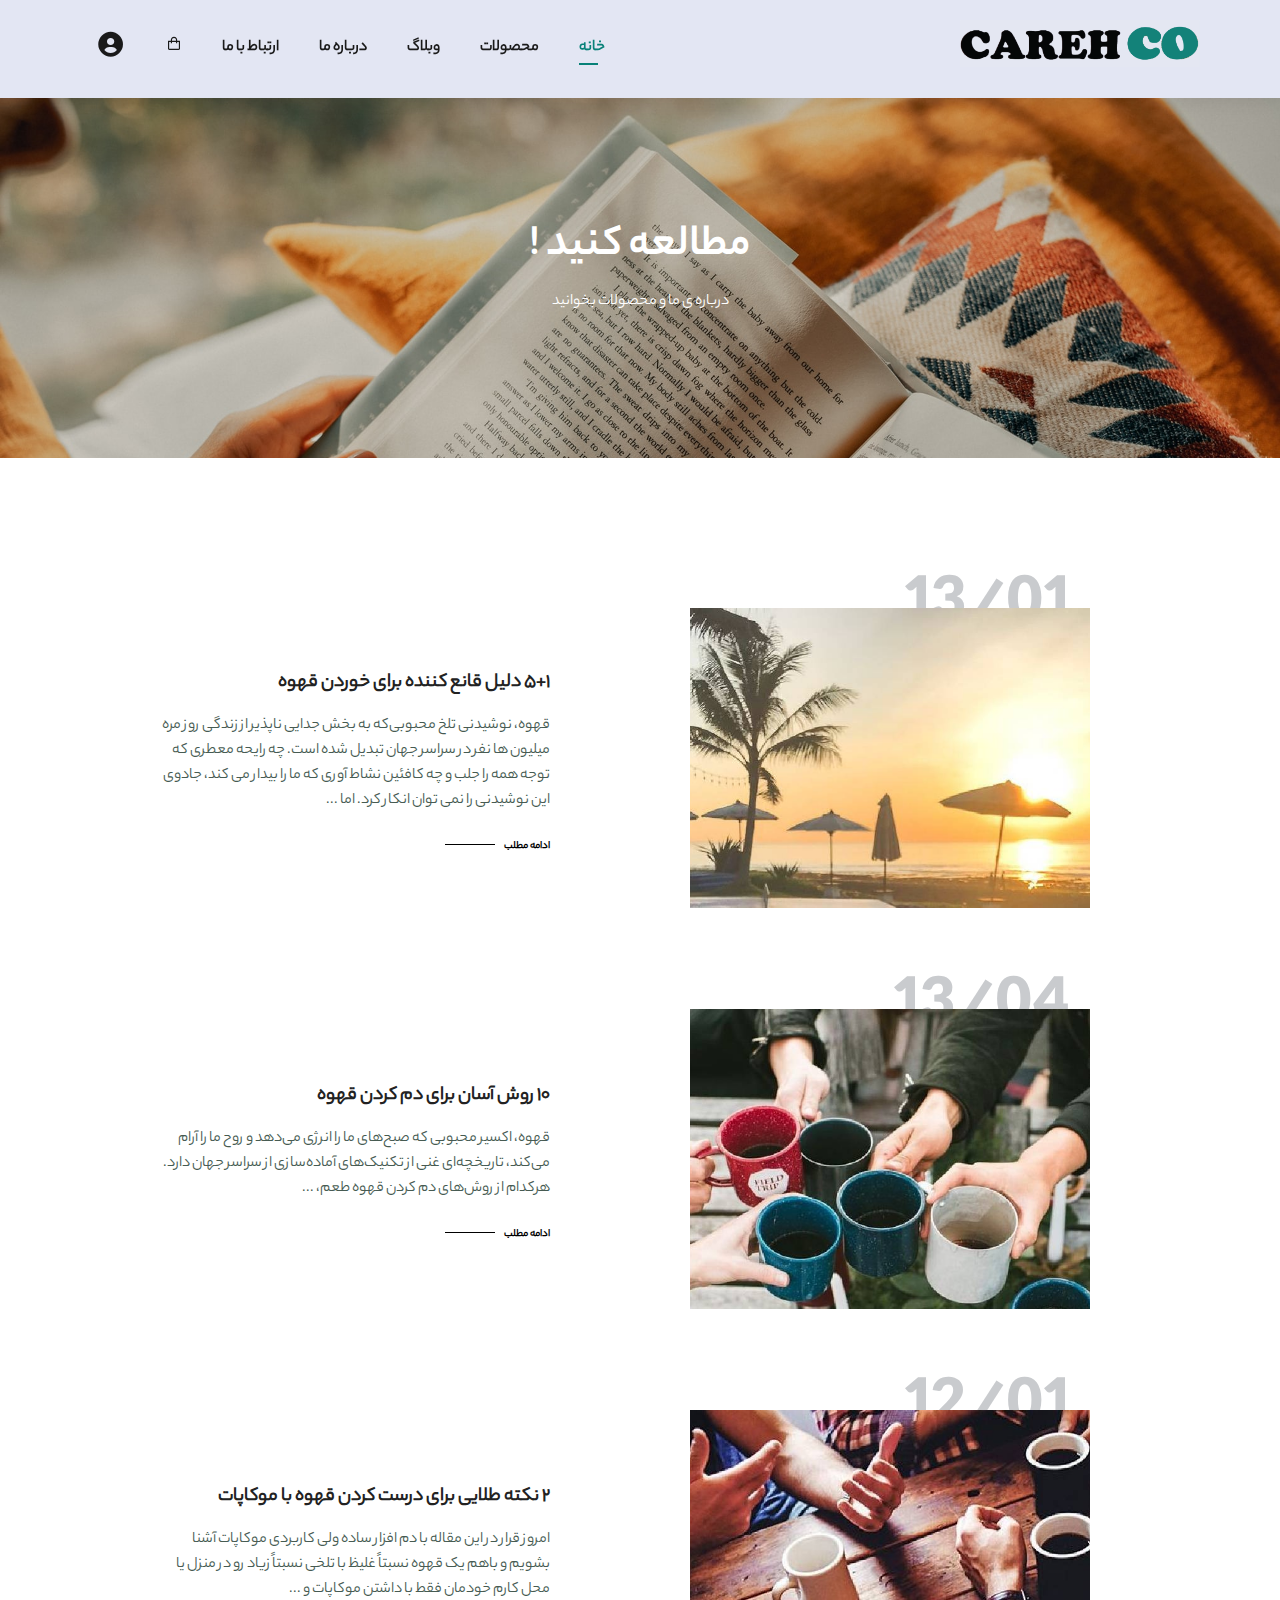
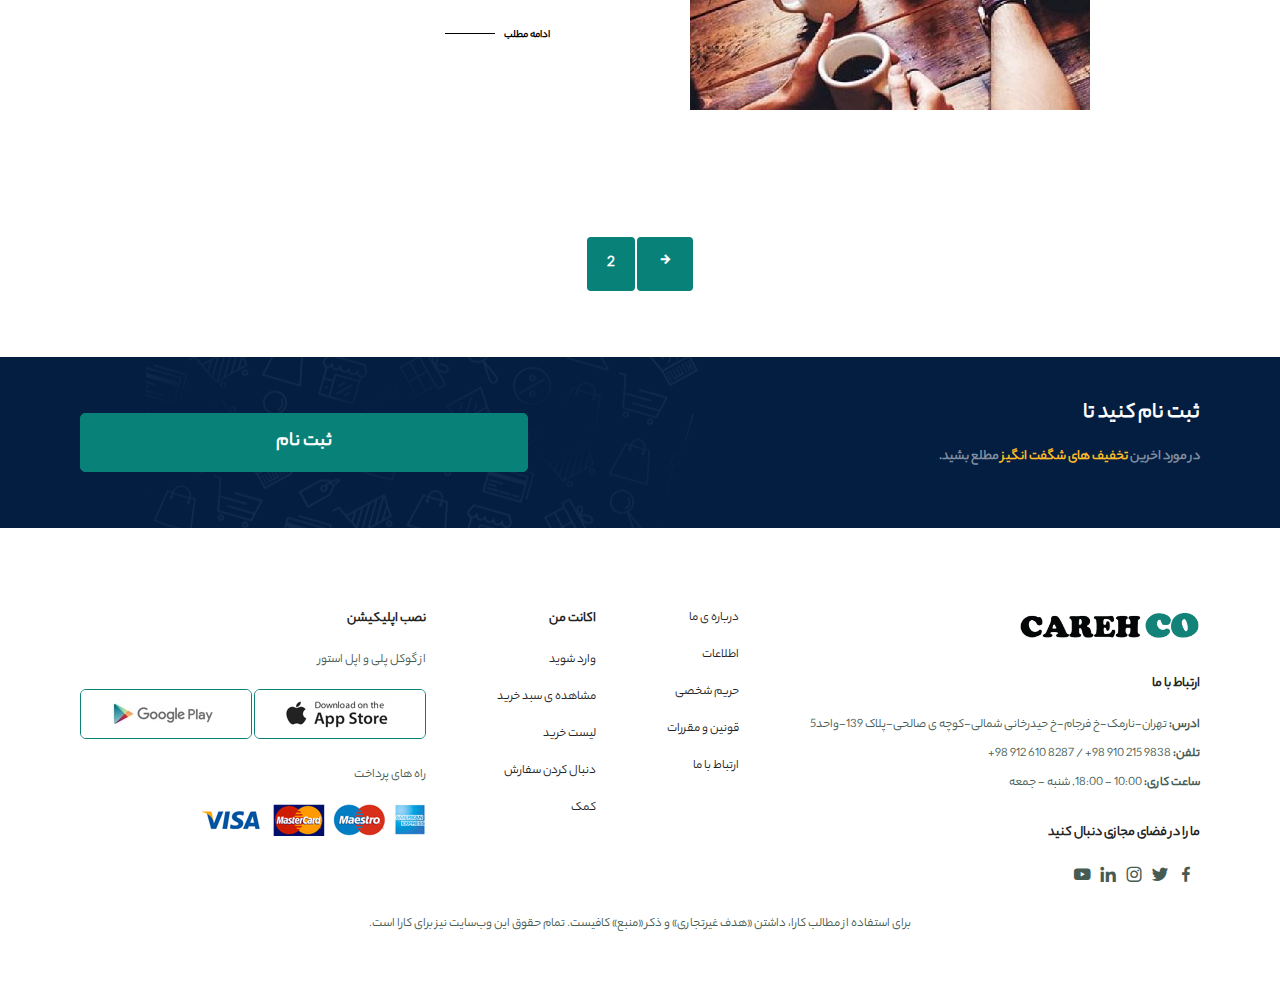
<file: blog.html>
<!DOCTYPE html>
<html lang="en" dir="rtl">

<head>
    <meta charset="UTF-8">
    <meta http-equiv="X-UA-Coppatible" content="IE-edge">
    <meta name="viewport" content="width=device-width, initial-scale=1.0">
    <link href='https://unpkg.com/boxicons@2.1.4/css/boxicons.min.css' rel='stylesheet'>
    <link rel="stylesheet" href="css/persian.css">
    <title>کارا</title>
</head> 

<body>
    
    <!-- Header -->
    
    <section id="header">
        <a href="index.html"><img src="img/logo (2).png" class="logo" alt=""></a>

        <div>
            <ul class="navbar">
                <li><a class="active" href="index.html">خانه</a></li>
                <li><a href="shop.html">محصولات</a></li>
                <li><a href="blog.html">وبلاگ</a></li>
                <li><a href="about.html">درباره ما</a></li>
                <li><a href="contact.html">ارتباط با ما</a></li>
                <li id="lg-bag"><a href="cart.html"><i class='bx bx-shopping-bag' id="cart"></i></a></li>
                <li id="lg-bag"><a href="user.html"><i class='bx bxs-user-circle' id="user"></i></a></li>
                <a href="#" id="close"><i class='bx bxs-shield-x'></i></a>
            </ul>
        </div>
        <div id="mobile">
            <a href="cart.html"><i class='bx bx-shopping-bag' ></i></a>
            <a href="user.html"><i class='bx bxs-user-circle'></i></a>
            <i id="bar" class='bx bx-menu'></i>
        </div>
    </section>

    <!-- hero -->
    
    <section id="page-header" class="blog-header">
        <h2>مطالعه کنید !</h2>
        <p>درباره ی ما و محصولات بخوانید</p>
    </section>

    <!--blog-->

    <section id="blog">
        <div class="blog-box">
            <div class="blog-img">
                <img src="img/blog/b10.jpg" alt="">
            </div>
            <div class="blog-details">
                <h4>۵+۱ دلیل قانع کننده برای خوردن قهوه</h4>
                <p>قهوه، نوشیدنی تلخ محبوبی‌که به بخش جدایی ناپذیر از زندگی روز مره میلیون ها نفر در سراسر جهان تبدیل شده است. چه رایحه معطری که توجه همه را جلب و چه
                    کافئین نشاط آوری که ما را بیدار می کند، جادوی این نوشیدنی
                    را نمی توان انکار کرد. اما ...</p>
                <a href="#">ادامه مطلب</a>
            </div>
            <h1>13/01</h1>
        </div>
        <div class="blog-box">
            <div class="blog-img">
                <img src="img/blog/b11.jpg" alt="">
            </div>
            <div class="blog-details">
                <h4>۱۰ روش‌ آسان برای دم کردن قهوه</h4>
                <p>قهوه، اکسیر محبوبی که صبح‌های ما را انرژی می‌دهد و روح ما را آرام می‌کند، تاریخچه‌ای غنی
                     از تکنیک‌های آماده‌سازی از سراسر جهان دارد. هرکدام از روش‌های دم کردن قهوه طعم، ...</p>
                <a href="#">ادامه مطلب</a>
            </div>
                <h1>13/04</h1>
            </div>
            <div class="blog-box">
                <div class="blog-img">
                    <img src="img/blog/b12.jpg" alt="">
                </div>
                <div class="blog-details">
                    <h4>۲ نکته طلایی برای درست کردن قهوه با موکاپات</h4>
                    <p>امروز قرار در این مقاله با دم افزار ساده ولی کاربردی موکاپات آشنا بشویم و باهم یک قهوه
                        نسبتاً غلیظ با تلخی نسبتاً زیاد رو در منزل یا محل کارم خودمان  فقط با داشتن موکاپات و ...</p>
                    <a href="#">ادامه مطلب</a>
                </div>
                <h1>12/01</h1>
            </div>
    </section>

    <!--pagination-->

    <section id="pagination" class="section-p1">
        <a href="blog.html"><i class='bx bx-right-arrow-alt'></i></a>
        <a href="blog2.html">2</a>
    </section>

    <!--new letter-->

    <section id="newletter" class="section-p1 section-m1">
        <div class="newstext">
            <h4>ثبت نام کنید تا</h4>
            <p>در مورد اخرین <span>تخفیف های شگفت انگیز</span> مطلع بشید.</p>
        </div>
        <div class="form">
            <button class="normal" onclick="window.location.href='login.html'">ثبت نام</button>
        </div>
    </section>

    <!--footer-->
        
    <footer class="section-p1">
        <div class="col">
            <img class="logo" src="img/logo (1).png" alt="">
            <h4>ارتباط با ما</h4>
            <p><strong>ادرس: </strong>تهران-نارمک-خ فرجام-خ حیدرخانی شمالی-کوچه ی صالحی-پلاک 139-واحد5
            </p>
            <p><strong>تلفن: </strong>9838 215 910 98+ / 8287 610 912 98+</p>
            <p><strong>ساعت کاری: </strong>10:00 - 18:00, شنبه - جمعه</p>
            <div class="follow">
                <h4>ما را در فضای مجازی دنبال کنید</h4>
                <div class="icon">
                    <i class='bx bxl-facebook'></i>
                    <i class='bx bxl-twitter'></i>
                    <i class='bx bxl-instagram'></i>
                    <i class='bx bxl-linkedin'></i>
                    <i class='bx bxl-youtube'></i>
                </div>
            </div>
        </div>
        <div class="col">
            <a href="about.html">درباره ی ما</a>
            <a href="#">اطلاعات </a>
            <a href="#">حریم شخصی</a>
            <a href="#">قونین و مقررات</a>
            <a href="#">ارتباط با ما</a>
        </div>
        <div class="col">
            <h4>اکانت من</h4>
            <a href="#">وارد شوید</a>
            <a href="#">مشاهده ی سبد خرید</a>
            <a href="#">لیست خرید</a>
            <a href="#">دنبال کردن سفارش</a>
            <a href="#">کمک</a>
        </div>
        <div class="col install">
            <h4>نصب اپلیکیشن</h4>
            <p>از گوکل پلی و اپل استور</p>
            <div class="row">
                <img src="img/pay/app.jpg" alt="">
                <img src="img/pay/play.jpg" alt="">
            </div>
            <p>راه های پرداخت</p>
            <img src="img/pay/pay.png" alt="">
        </div>
        <div class="copyright">
            <p>برای استفاده از مطالب کارا، داشتن «هدف غیرتجاری» و ذکر «منبع» کافیست. تمام حقوق اين وب‌سايت نیز برای کارا است.</p>
        </div>
    </footer>

    <script src="js/script.js"></script>
</body>
</html>
</file>
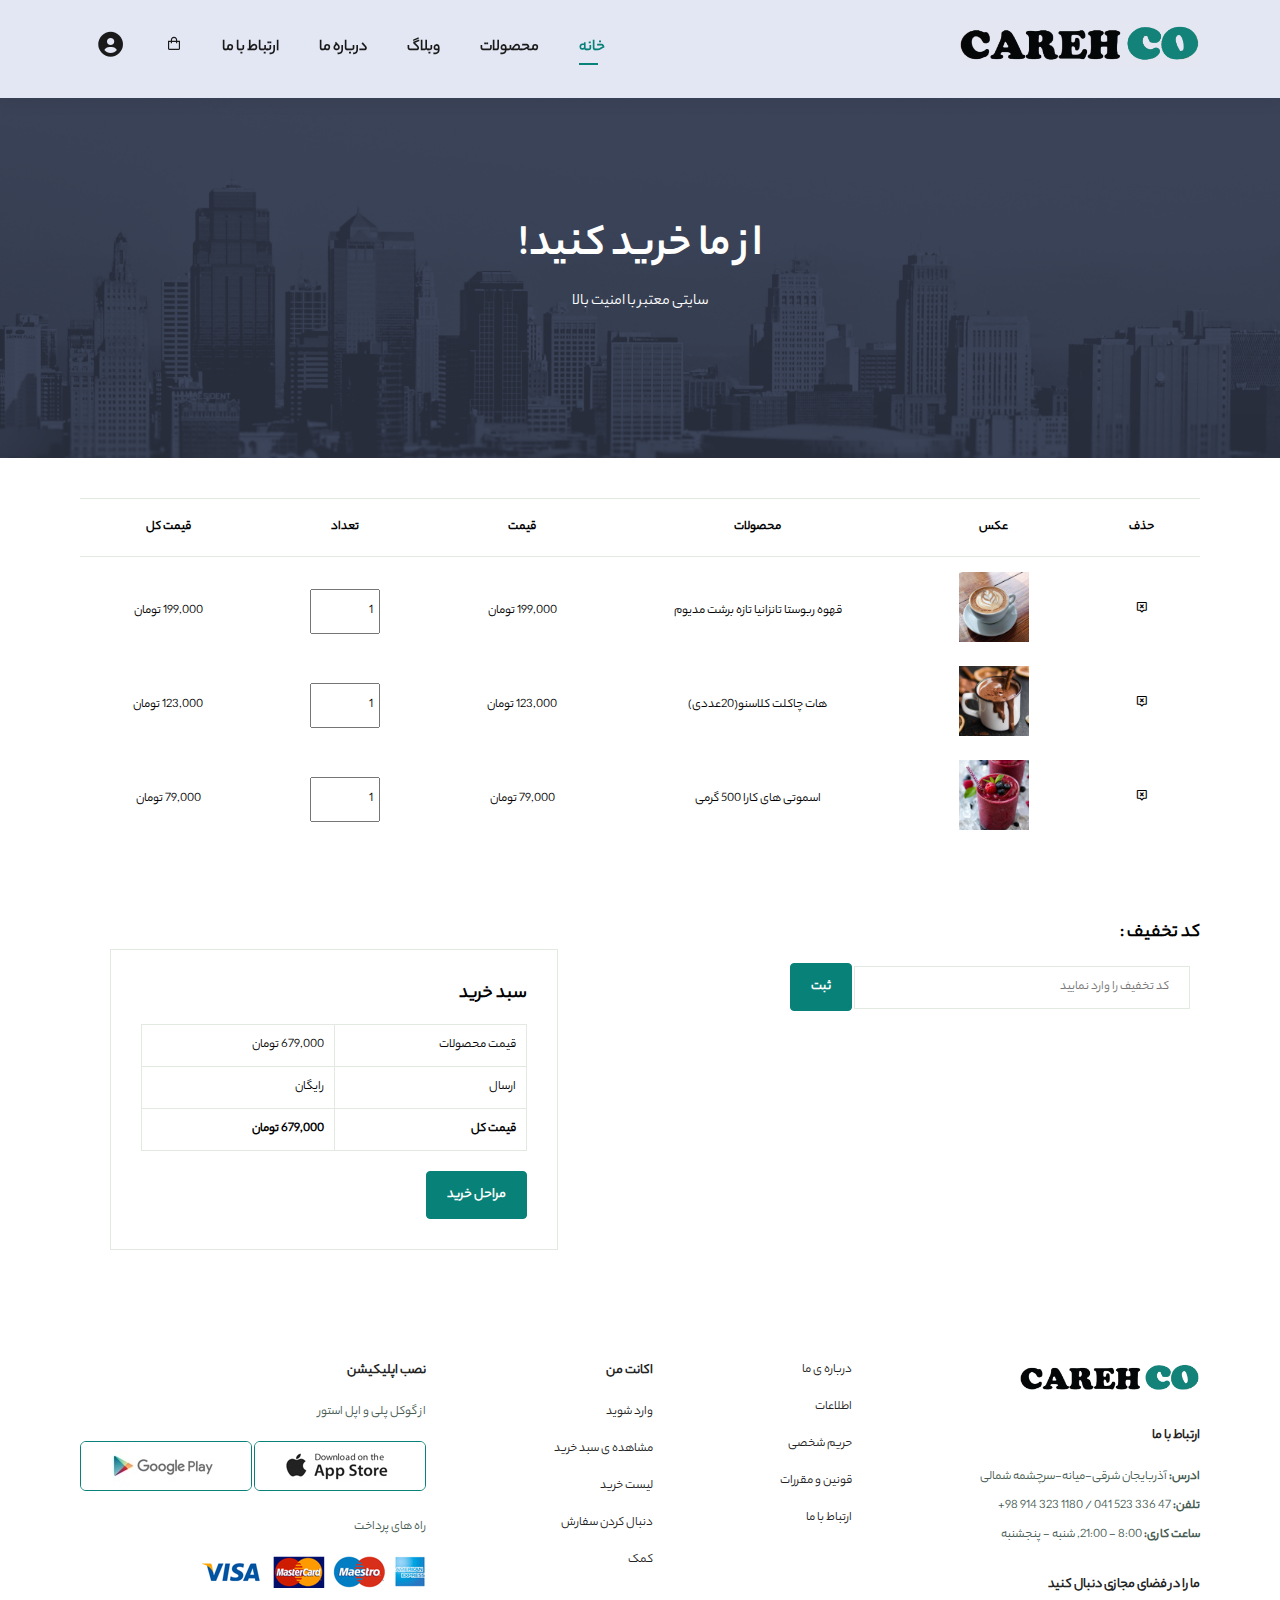
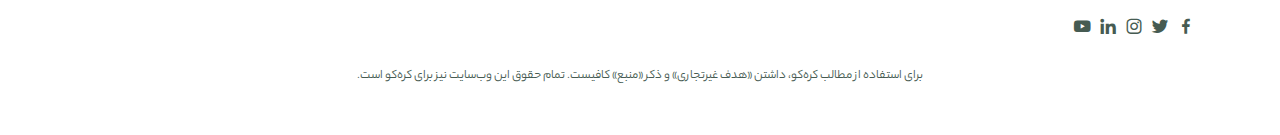
<file: cart.html>
<!DOCTYPE html>
<html lang="en" dir="rtl">

<head>
    <meta charset="UTF-8">
    <meta http-equiv="X-UA-Coppatible" content="IE-edge">
    <meta name="viewport" content="width=device-width, initial-scale=1.0">
    <link rel="stylesheet" href="css/style.css">
    <link href='https://unpkg.com/boxicons@2.1.4/css/boxicons.min.css' rel='stylesheet'>
    <link rel="stylesheet" href="css/persian.css">
    <title>کارا</title>
</head> 

<body>
    
    <!-- Header -->
    
    <section id="header">
        <a href="index.html"><img src="img/logo (2).png" class="logo" alt=""></a>

        <div>
            <ul class="navbar">
                <li><a class="active" href="index.html">خانه</a></li>
                <li><a href="shop.html">محصولات</a></li>
                <li><a href="blog.html">وبلاگ</a></li>
                <li><a href="about.html">درباره ما</a></li>
                <li><a href="contact.html">ارتباط با ما</a></li>
                <li id="lg-bag"><a href="cart.html"><i class='bx bx-shopping-bag' id="cart"></i></a></li>
                <li id="lg-bag"><a href="user.html"><i class='bx bxs-user-circle' id="user"></i></a></li>
                <a href="#" id="close"><i class='bx bxs-shield-x'></i></a>
            </ul>
        </div>
        <div id="mobile">
            <a href="cart.html"><i class='bx bx-shopping-bag' ></i></a>
            <a href="user.html"><i class='bx bxs-user-circle'></i></a>
            <i id="bar" class='bx bx-menu'></i>
        </div>
    </section>

    <!-- Hero -->

    <section id="page-header" class="about-header">
        <h2>از ما خرید کنید!</h2>
        <p>سایتی معتبر با امنیت بالا</p>
    </section>

    <!--Cart-->

    <section id="cart" class="section-p1">
        <table width="100%">
            <thead>
                <tr>
                    <td>حذف</td>
                    <td>عکس</td>
                    <td>محصولات</td>
                    <td>قیمت</td>
                    <td>تعداد</td>
                    <td>قیمت کل</td>
                </tr>
            </thead>
            <tbody>
                <tr>
                    <td><a href="#"><i class='bx bx-message-alt-x'></i></a></td>
                    <td><img src="img/product/e1.jpg" alt=""></td>
                    <td>قهوه ربوستا تانزانیا تازه برشت مدیوم</td>
                    <td>199,000 تومان</td>
                    <td><input type="number" value="1"></td>
                    <td>199,000 تومان</td>
                </tr>
                <tr>
                    <td><a href="#"><i class='bx bx-message-alt-x'></i></a></td>
                    <td><img src="img/product/h1.jpeg" alt=""></td>
                    <td>هات چاکلت کلاسنو(20عددی) </td>
                    <td>123,000 تومان</td>
                    <td><input type="number" value="1"></td>
                    <td>123,000 تومان</td>
                </tr>
                <tr>
                    <td><a href="#"><i class='bx bx-message-alt-x'></i></a></td>
                    <td><img src="img/product/es2.jpg" alt=""></td>
                    <td>اسموتی های کارا 500 گرمی</td>
                    <td>79,000 تومان</td>
                    <td><input type="number" value="1"></td>
                    <td>79,000 تومان</td>
                </tr>
            </tbody>
        </table>
    </section>

    <!-- Apply Coupon -->

    <section id="cart-add" class="section-p1">
        <div id="coupon">
            <h3>کد تخفیف :</h3>
            <div>
                <input type="text" placeholder="کد تخفیف را وارد نمایید">
                <button class="normal">ثبت</button>
            </div>
        </div>

        <div class="subtotal">
            <h3>سبد خرید</h3>
            <table>
                <tr>
                    <td>قیمت محصولات</td>
                    <td>679,000 تومان</td>
                </tr>
                <tr>
                    <td>ارسال</td>
                    <td>رایگان</td>
                </tr>
                <tr>
                    <td><strong>قیمت کل</strong></td>
                    <td><strong>679,000 تومان</strong></td>
                </tr>
            </table>
            <button class="normal">مراحل خرید </button>
        </div>
    </section>

    <!--footer-->
        
    <footer class="section-p1">
        <div class="col">
            <img class="logo" src="img/logo (1).png" alt="">
            <h4>ارتباط با ما</h4>
            <p><strong>ادرس: </strong>آذربایجان شرقی-میانه-سرچشمه شمالی
            </p>
            <p><strong>تلفن: </strong>47 336 523 041 / 1180 323 914 98+</p>
            <p><strong>ساعت کاری: </strong>8:00 - 21:00, شنبه - پنجشنبه</p>
            <div class="follow">
                <h4>ما را در فضای مجازی دنبال کنید</h4>
                <div class="icon">
                    <i class='bx bxl-facebook'></i>
                    <i class='bx bxl-twitter'></i>
                    <i class='bx bxl-instagram'></i>
                    <i class='bx bxl-linkedin'></i>
                    <i class='bx bxl-youtube'></i>
                </div>
            </div>
        </div>

        <div class="col">
            <a href="about.html">درباره ی ما</a>
            <a href="#">اطلاعات </a>
            <a href="#">حریم شخصی</a>
            <a href="#">قونین و مقررات</a>
            <a href="contact.html">ارتباط با ما</a>
        </div>

        <div class="col">
            <h4>اکانت من</h4>
            <a href="login.html">وارد شوید</a>
            <a href="cart.html">مشاهده ی سبد خرید</a>
            <a href="shop.html">لیست خرید</a>
            <a href="#">دنبال کردن سفارش</a>
            <a href="#">کمک</a>
        </div>

        <div class="col install">
            <h4>نصب اپلیکیشن</h4>
            <p>از گوکل پلی و اپل استور</p>
            <div class="row">
                <img src="img/pay/app.jpg" alt="">
                <img src="img/pay/play.jpg" alt="">
            </div>
            <p>راه های پرداخت</p>
            <img src="img/pay/pay.png" alt="">
        </div>

        <div class="copyright">
            <p>برای استفاده از مطالب کره‌کو، داشتن «هدف غیرتجاری» و ذکر «منبع» کافیست. تمام حقوق اين وب‌سايت نیز برای کره‌کو است.</p>
        </div>
    </footer>

     <script src="js/script.js"></script>
</body>
</html>
</file>
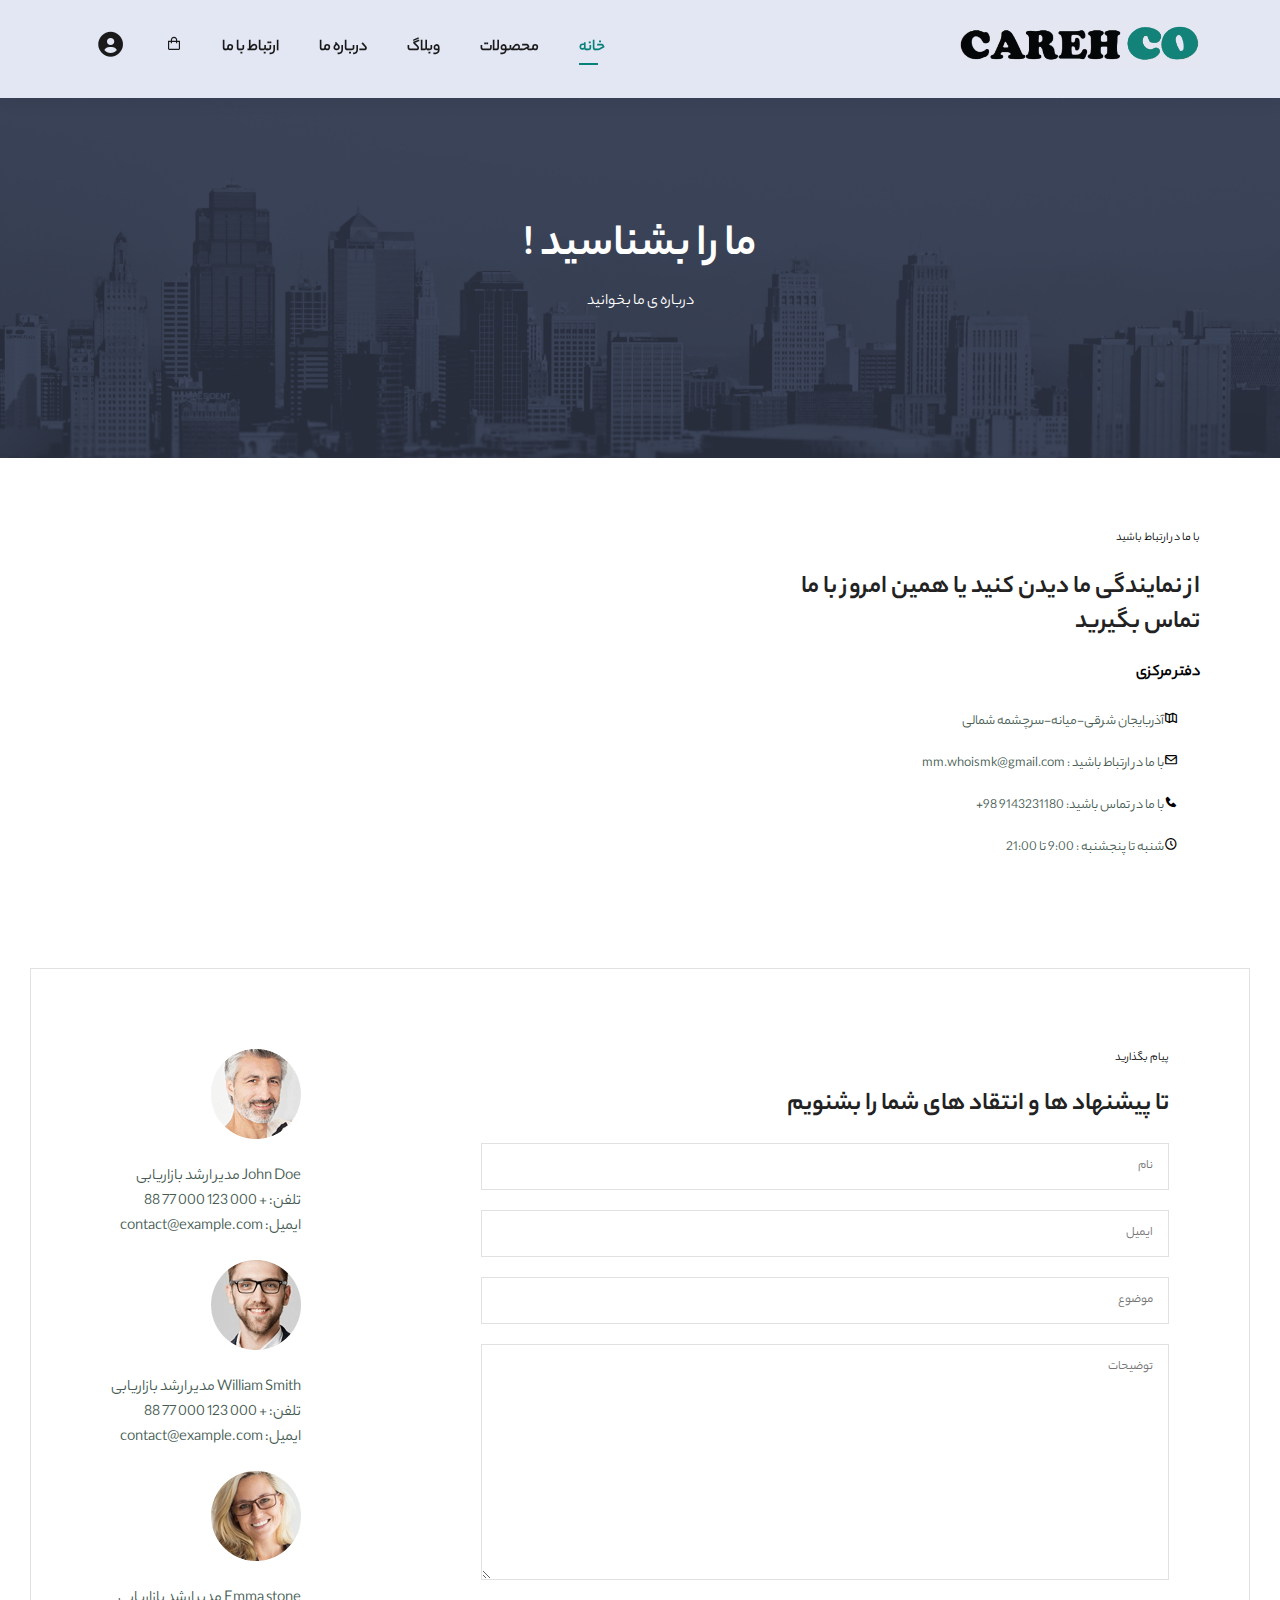
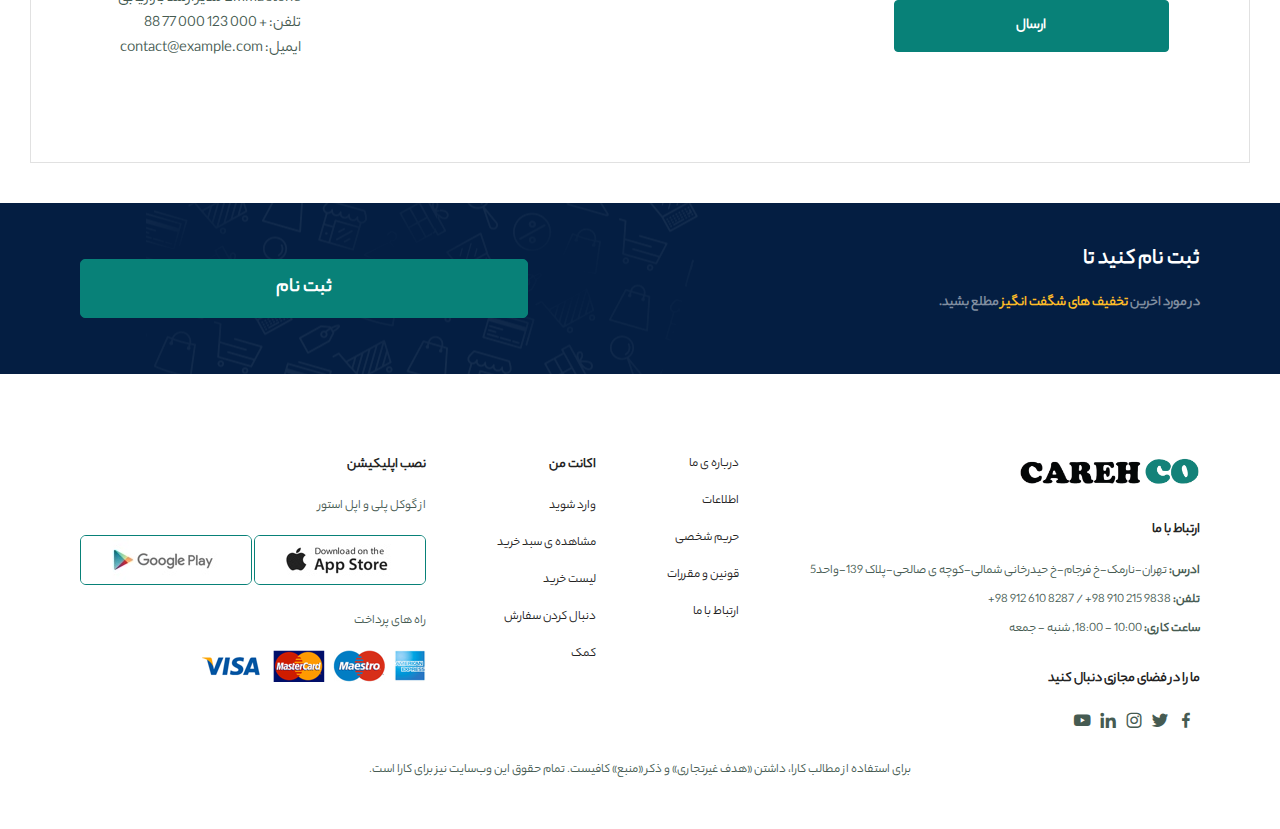
<file: contact.html>
<!DOCTYPE html>
<html lang="en" dir="rtl">

<head>
    <meta charset="UTF-8">
    <meta http-equiv="X-UA-Coppatible" content="IE-edge">
    <meta name="viewport" content="width=device-width, initial-scale=1.0">
    <link href='https://unpkg.com/boxicons@2.1.4/css/boxicons.min.css' rel='stylesheet'>
    <link rel="stylesheet" href="css/persian.css">
    <title>کارا</title>
</head> 

<body>
    
    <!-- Header -->
    
    <section id="header">
        <a href="index.html"><img src="img/logo (2).png" class="logo" alt=""></a>

        <div>
            <ul class="navbar">
                <li><a class="active" href="index.html">خانه</a></li>
                <li><a href="shop.html">محصولات</a></li>
                <li><a href="blog.html">وبلاگ</a></li>
                <li><a href="about.html">درباره ما</a></li>
                <li><a href="contact.html">ارتباط با ما</a></li>
                <li id="lg-bag"><a href="cart.html"><i class='bx bx-shopping-bag' id="cart"></i></a></li>
                <li id="lg-bag"><a href="user.html"><i class='bx bxs-user-circle' id="user"></i></a></li>
                <a href="#" id="close"><i class='bx bxs-shield-x'></i></a>
            </ul>
        </div>
        <div id="mobile">
            <a href="cart.html"><i class='bx bx-shopping-bag' ></i></a>
            <a href="user.html"><i class='bx bxs-user-circle'></i></a>
            <i id="bar" class='bx bx-menu'></i>
        </div>
    </section>

    <!-- Hero -->

    <section id="page-header" class="about-header">
        <h2>ما را بشناسید !</h2>
        <p>درباره ی ما بخوانید</p>
    </section>

    <!-- Contact-Details -->

    <section id="contact-details" class="section-p1">
            <div class="details">
                <span>با ما در ارتباط باشید</span>
                <h2>از نمایندگی ما دیدن کنید یا همین امروز با ما تماس بگیرید</h2>
                <h3>دفتر مرکزی</h3>
                <div>
                    <li>
                        <i class='bx bx-map-alt'></i>
                        <p>آذربایجان شرقی-میانه-سرچشمه شمالی</p>
                    </li>
                    <li>
                        <i class='bx bx-envelope' ></i>
                        <p>با ما در ارتباط باشید : <a class="email-number" href="mailto:mm.whoismk@gamil.com"> mm.whoismk@gmail.com</a></p>
                    </li>
                    <li>
                        <i class='bx bxs-phone' ></i>   
                        <p>با ما در تماس باشید: <a class="email-number" href="tel:+989143231180">9143231180 98+</a></p>
                    </li>
                    <li>
                        <i class='bx bx-time-five'></i>
                        <p>شنبه تا پنجشنبه : 9:00 تا 21:00</p>
                    </li>
                </div>
            </div>
    
            <div class="map">
                <iframe src="https://www.google.com/maps/embed?pb=!1m14!1m12!1m3!1d198.04875040073279!2d47.713265480816496!3d37.41867440790098!2m3!1f0!2f0!3f0!3m2!1i1024!2i768!4f13.1!5e0!3m2!1sen!2s!4v1726214704073!5m2!1sen!2s" width="600" height="450" style="border:0;" allowfullscreen="" loading="lazy" referrerpolicy="no-referrer-when-downgrade"></iframe>
            </div>
    </section>
    
    <!-- Contact box -->

    <section id="form-details">
            <form method="post" action="https://formspree.io/f/mkndrzrn">
                <span>پیام بگذارید</span>
                <h2>تا پیشنهاد ها و انتقاد های شما را بشنویم</h2>
                <input type="text" name="first" autocomplete="off" required placeholder="نام">
                <input type="text" name="email" autocomplete="off" required placeholder="ایمیل">
                <input type="text" name="sub" autocomplete="off" required placeholder="موضوع">
                <textarea autocomplete="off" required name="message" id="" cols="30" rows="10" placeholder="توضیحات"></textarea>
                <button class="normal">ارسال</button>
            </form>
    
            <div class="people">
                <div>
                    <img src="img/people/1.png" alt="">
                    <p><span>John Doe</span> مدیر ارشد بازاریابی <br> تلفن: + 000 123 
                    000 77 88 
                    <br> ایمیل: contact@example.com</p>
                </div>
                <div>
                    <img src="img/people/2.png" alt="">
                    <p><span>William Smith</span> مدیر ارشد بازاریابی <br> تلفن: + 000 123 
                    000 77 88
                    <br> ایمیل: contact@example.com</p>
                </div>
                <div>
                    <img src="img/people/3.png" alt="">
                    <p><span>Emma stone</span> مدیر ارشد بازاریابی <br> تلفن: + 000 123 
                    000 77 88
                    <br> ایمیل: contact@example.com</p>
                </div>
            </div>
    </section>

    <!--new letter-->

    <section id="newletter" class="section-p1 section-m1">
        <div class="newstext">
            <h4>ثبت نام کنید تا</h4>
            <p>در مورد اخرین <span>تخفیف های شگفت انگیز</span> مطلع بشید.</p>
        </div>
        <div class="form">
            <button class="normal" onclick="window.location.href='login.html'">ثبت نام</button>
        </div>
    </section>

    <!--footer-->

    <footer class="section-p1">
    <div class="col">
        <img class="logo" src="img/logo (1).png" alt="">
        <h4>ارتباط با ما</h4>
        <p><strong>ادرس: </strong>تهران-نارمک-خ فرجام-خ حیدرخانی شمالی-کوچه ی صالحی-پلاک 139-واحد5
        </p>
        <p><strong>تلفن: </strong>9838 215 910 98+ / 8287 610 912 98+</p>
        <p><strong>ساعت کاری: </strong>10:00 - 18:00, شنبه - جمعه</p>
        <div class="follow">
            <h4>ما را در فضای مجازی دنبال کنید</h4>
            <div class="icon">
                <i class='bx bxl-facebook'></i>
                <i class='bx bxl-twitter'></i>
                <i class='bx bxl-instagram'></i>
                <i class='bx bxl-linkedin'></i>
                <i class='bx bxl-youtube'></i>
            </div>
        </div>
    </div>

    <div class="col">
        <a href="about.html">درباره ی ما</a>
        <a href="#">اطلاعات </a>
        <a href="#">حریم شخصی</a>
        <a href="#">قونین و مقررات</a>
        <a href="#">ارتباط با ما</a>
    </div>

    <div class="col">
        <h4>اکانت من</h4>
        <a href="#">وارد شوید</a>
        <a href="#">مشاهده ی سبد خرید</a>
        <a href="#">لیست خرید</a>
        <a href="#">دنبال کردن سفارش</a>
        <a href="#">کمک</a>
    </div>

    <div class="col install">
        <h4>نصب اپلیکیشن</h4>
        <p>از گوکل پلی و اپل استور</p>
        <div class="row">
            <img src="img/pay/app.jpg" alt="">
            <img src="img/pay/play.jpg" alt="">
        </div>
        <p>راه های پرداخت</p>
        <img src="img/pay/pay.png" alt="">
    </div>

    <div class="copyright">
        <p>برای استفاده از مطالب کارا، داشتن «هدف غیرتجاری» و ذکر «منبع» کافیست. تمام حقوق اين وب‌سايت نیز برای کارا است.</p>
    </div>
    </footer>

    <script src="js/script.js"></script>
</body>
</html>
</file>
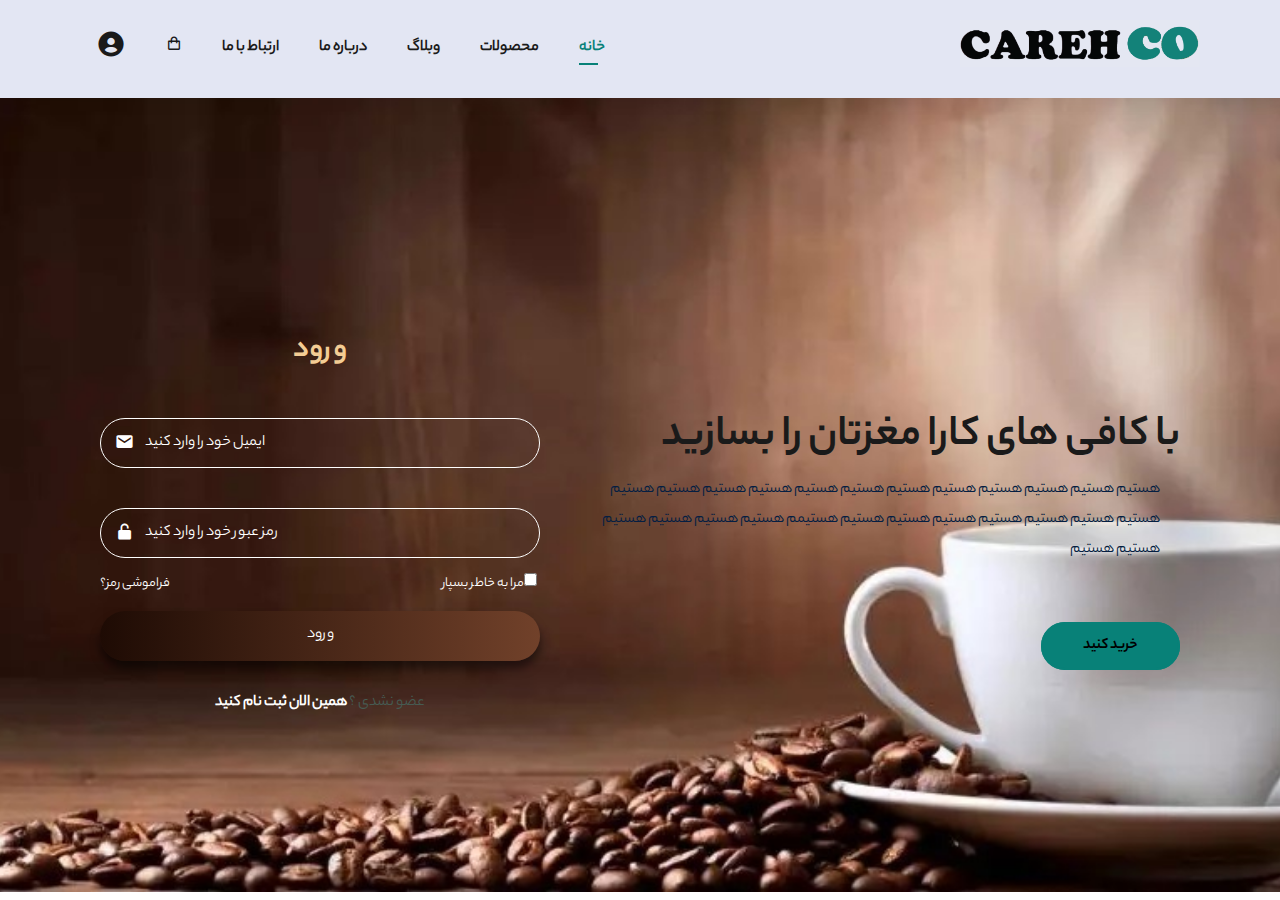
<file: login.html>
<!DOCTYPE html>
<html lang="en" dir="rtl">

<head>
    <meta charset="UTF-8">
    <meta http-equiv="X-UA-Coppatible" content="IE-edge">
    <meta name="viewport" content="width=device-width, initial-scale=1.0">
    <link href='https://unpkg.com/boxicons@2.1.4/css/boxicons.min.css' rel='stylesheet'>
    <link rel="stylesheet" href="css/persian.css">
    <title>کارا</title>
</head> 
<body>
    
    <!-- Header -->
    
    <section id="header">
        <a href="index.html"><img src="img/logo (2).png" class="logo" alt=""></a>

        <div>
            <ul class="navbar">
                <li><a class="active" href="index.html">خانه</a></li>
                <li><a href="shop.html">محصولات</a></li>
                <li><a href="blog.html">وبلاگ</a></li>
                <li><a href="about.html">درباره ما</a></li>
                <li><a href="contact.html">ارتباط با ما</a></li>
                <li id="lg-bag"><a href="cart.html"><i class='bx bx-shopping-bag' id="cart"></i></a></li>
                <li id="lg-bag"><a href="user.html"><i class='bx bxs-user-circle' id="user"></i></a></li>
                <a href="#" id="close"><i class='bx bxs-shield-x'></i></a>
            </ul>
        </div>
        <div id="mobile">
            <a href="cart.html"><i class='bx bx-shopping-bag' ></i></a>
            <a href="user.html"><i class='bx bxs-user-circle'></i></a>
            <i id="bar" class='bx bx-menu'></i>
        </div>
    </section>

    <!-- HOME -->

    <section class="login-home">
        <div class="login-content">
            <h2>با کافی های کارا مغزتان را بسازید</h2>
            <p>هستیم هستیم هستیم هستیم هستیم هستیم هستیم هستیم هستیم هستیم هستیم هستیم 
                هستیم هستیم هستیم هستیم هستیم هستیم هستیم هستیمم هستیم هستیم هستیم هستیم هستیم هستیم 
            </p>
            <a href="shop.html">خرید کنید</a>
        </div>

        <div class="login-wrapper">
            <h2>ورود</h2>
            <form action="#">
                <div class="login-input">
                    <span class="login-icon"><i class='bx bxs-envelope'></i></span>
                    <input type="email" required>
                    <label for="">ایمیل خود را وارد کنید</label>
                </div>
                <div class="login-input">
                    <span class="login-icon"><i class='bx bxs-lock-open-alt' ></i></span>
                    <input type="password" required>
                    <label for="" >رمز عبور خود را وارد کنید</label>
                </div>
                <div class="remember-forgot">
                    <label for=""><input type="checkbox">مرا به خاطر بسپار</label>
                    <a href="#">فراموشی رمز؟</a>
                </div>
                <button type="submit" class="login-btn">ورود</button>
                <div class="register-link">
                    <p>عضو نشدی ؟ <a href="#">همین الان ثبت نام کنید</a></p>
                </div>
            </form>
        </div>
    </section>

</body>
</html>
</file>
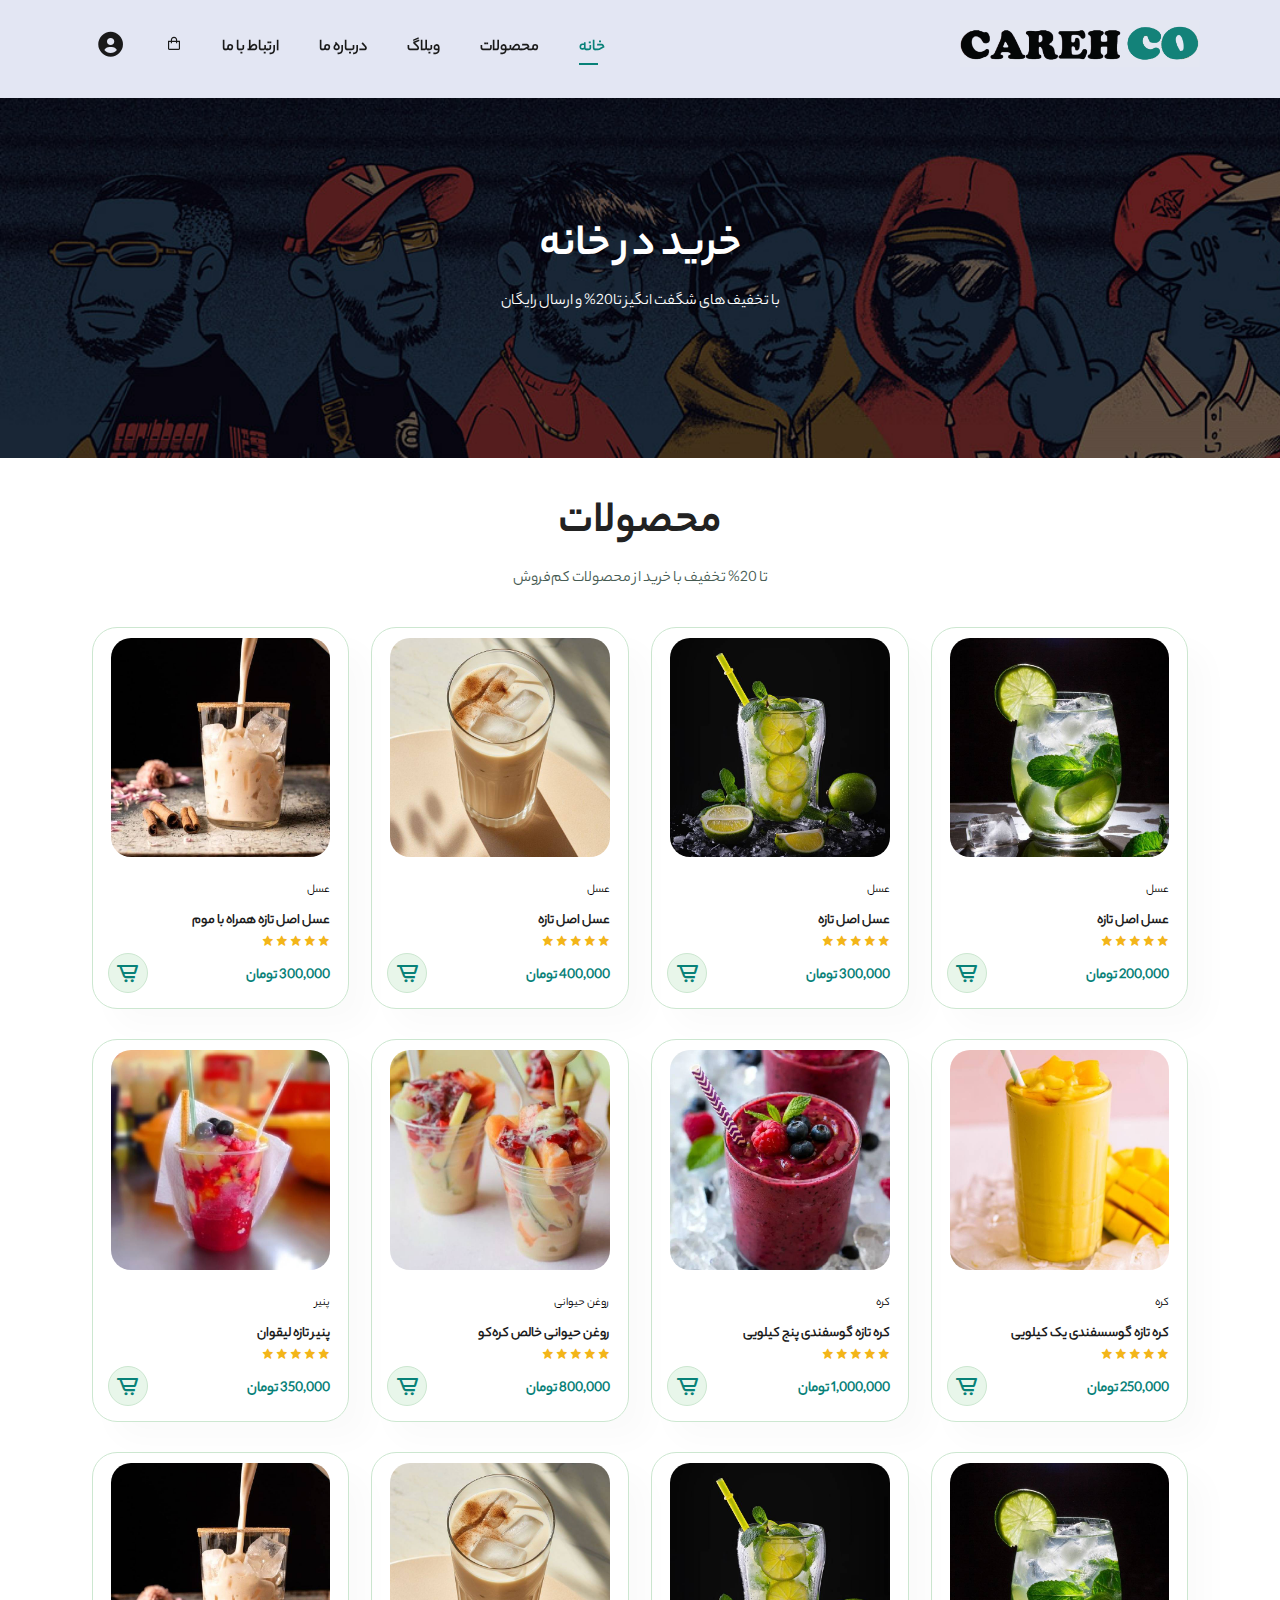
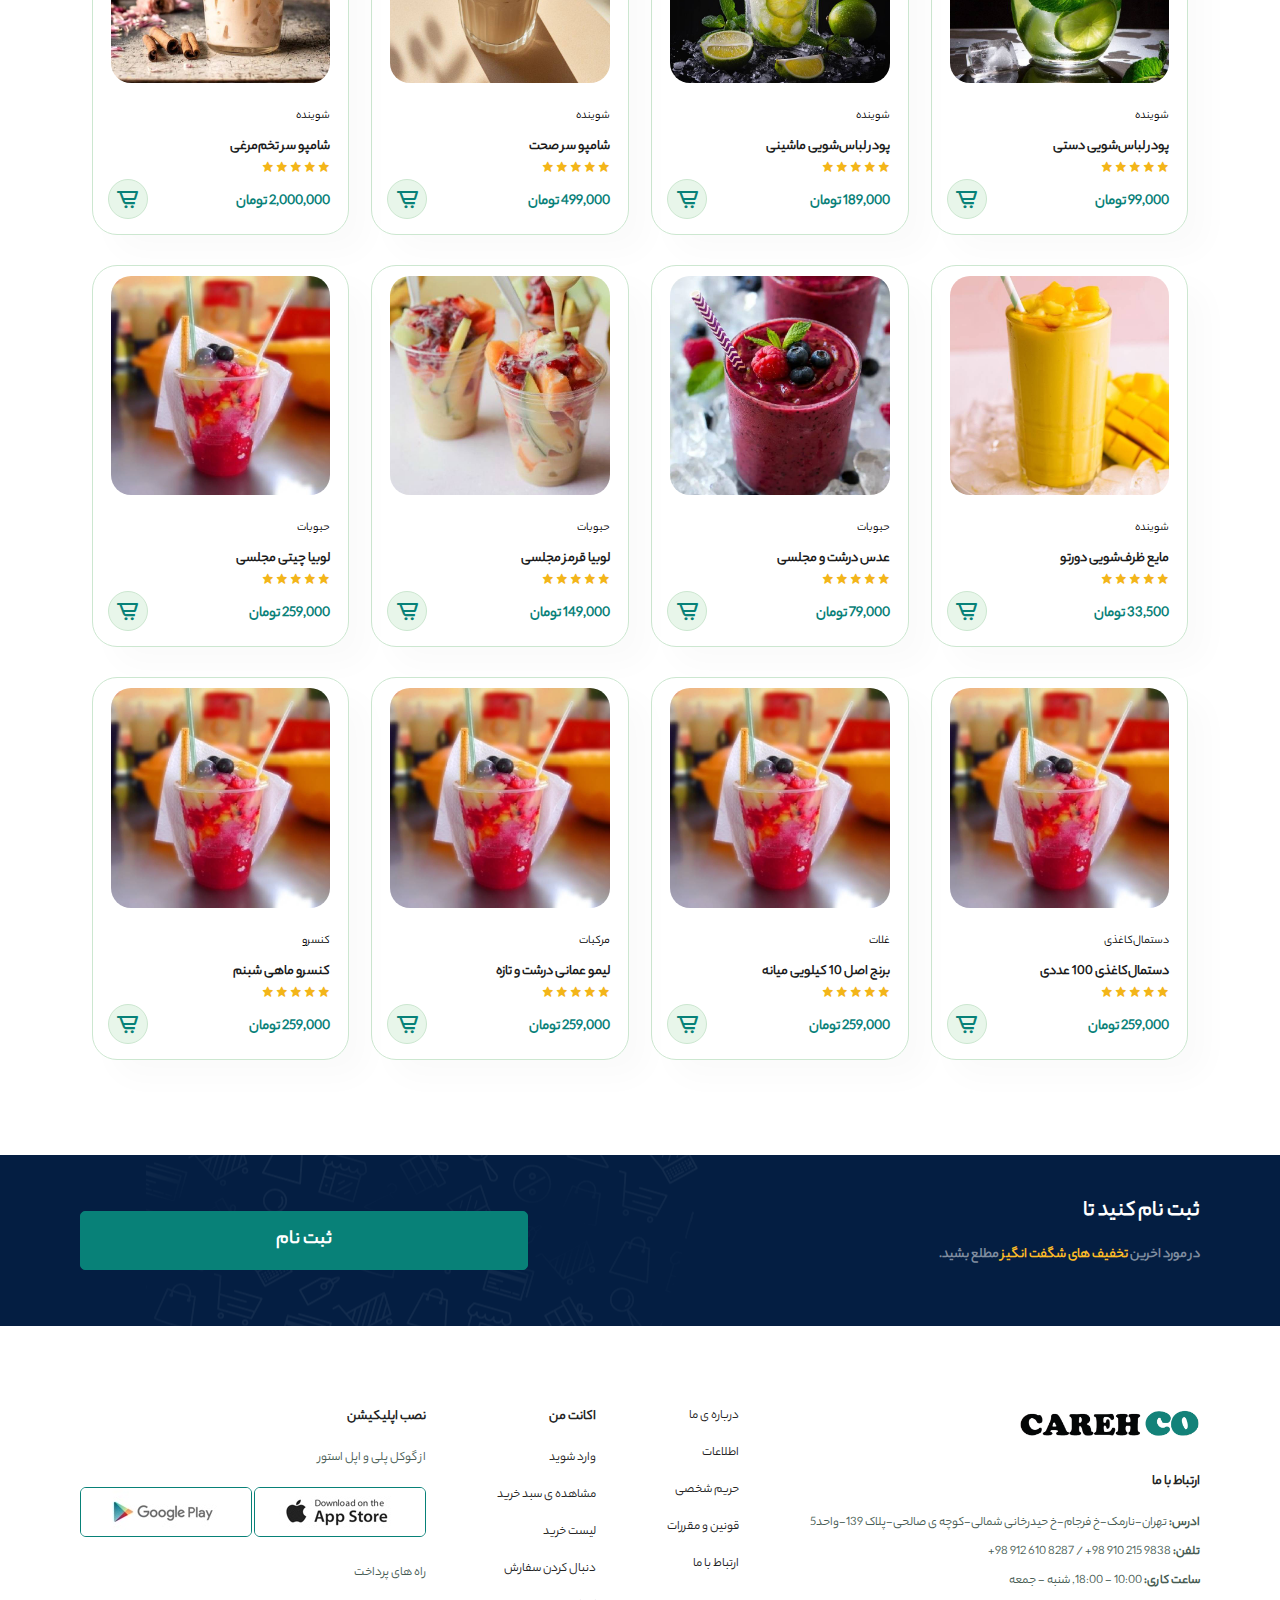
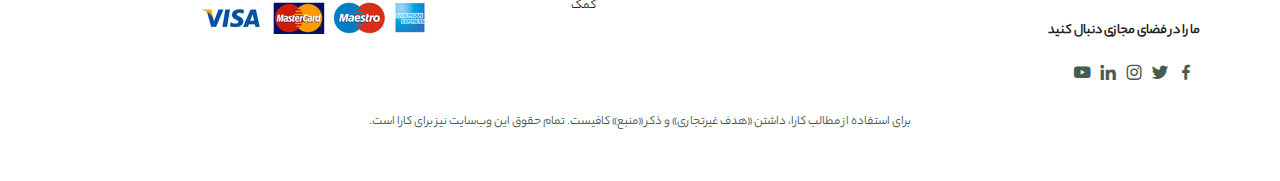
<file: shop.html>
<!DOCTYPE html>
<html lang="en" dir="rtl">

<head>
    <meta charset="UTF-8">
    <meta http-equiv="X-UA-Coppatible" content="IE-edge">
    <meta name="viewport" content="width=device-width, initial-scale=1.0">
    <link href='https://unpkg.com/boxicons@2.1.4/css/boxicons.min.css' rel='stylesheet'>
    <link rel="stylesheet" href="css/persian.css">
    <title>کره‌کو</title>
</head> 

<body>
    
    <!-- Header -->

    <section id="header">
        <a href="index.html"><img src="img/logo (2).png" class="logo" alt=""></a>

        <div>
            <ul class="navbar">
                <li><a class="active" href="index.html">خانه</a></li>
                <li><a href="shop.html">محصولات</a></li>
                <li><a href="blog.html">وبلاگ</a></li>
                <li><a href="about.html">درباره ما</a></li>
                <li><a href="contact.html">ارتباط با ما</a></li>
                <li id="lg-bag"><a href="cart.html"><i class='bx bx-shopping-bag' id="cart"></i></a></li>
                <li id="lg-bag"><a href="user.html"><i class='bx bxs-user-circle' id="user"></i></a></li>
                <a href="#" id="close"><i class='bx bxs-shield-x'></i></a>
            </ul>
        </div>
        <div id="mobile">
            <a href="cart.html"><i class='bx bx-shopping-bag' ></i></a>
            <a href="user.html"><i class='bx bxs-user-circle'></i></a>
            <i id="bar" class='bx bx-menu'></i>
        </div>
    </section>

    <!-- hero -->
    
    <section id="page-header">
        <h2>خرید در خانه</h2>
        <p>با تخفیف های شگفت انگیز تا20% و ارسال رایگان </p>
    </section>

    <!--product 1-->

    <section id="product1" class="section-p1">
        <h2>محصولات </h2>
        <p>تا 20% تخفیف با خرید از محصولات کم‌فروش</p>

        <div class="pro" onclick="window.location.href='sproduct.html'">
            <img src="img/product/mo1.jpg" alt="">
            <div class="des">
                <span>عسل</span>
                <h5>عسل اصل تازه</h5>
                <div class="star">
                    <i class='bx bxs-star' ></i>
                    <i class='bx bxs-star' ></i>
                    <i class='bx bxs-star' ></i>
                    <i class='bx bxs-star' ></i>
                    <i class='bx bxs-star' ></i>
                </div>
                <h4>200,000 تومان</h4>
            </div>
            <a href="#"><i class='bx bx-cart-alt cart' ></i></a>
        </div>

        <div class="pro" onclick="window.location.href='sproduct2.html'">
            <img src="img/product/mo2.jpg" alt="">
            <div class="des">
                <span>عسل</span>
                <h5>عسل اصل تازه</h5>
                <div class="star">
                    <i class='bx bxs-star' ></i>
                    <i class='bx bxs-star' ></i>
                    <i class='bx bxs-star' ></i>
                    <i class='bx bxs-star' ></i>
                    <i class='bx bxs-star' ></i>
                </div>
                <h4>300,000 تومان</h4>
            </div>
            <a href="#"><i class='bx bx-cart-alt cart' ></i></a>
        </div>

        <div class="pro" onclick="window.location.href='sproduct3.html'">
            <img src="img/product/o1.jpg" alt="">
            <div class="des">
                <span>عسل</span>
                <h5>عسل اصل تازه</h5>
                <div class="star">
                    <i class='bx bxs-star' ></i>
                    <i class='bx bxs-star' ></i>
                    <i class='bx bxs-star' ></i>
                    <i class='bx bxs-star' ></i>
                    <i class='bx bxs-star' ></i>
                </div>
                <h4>400,000 تومان</h4>
            </div>
            <a href="#"><i class='bx bx-cart-alt cart' ></i></a>
        </div>

        <div class="pro" onclick="window.location.href='sproduct4.html'">
            <img src="img/product/o2.jpg" alt="">
            <div class="des">
                <span>عسل</span>
                <h5>عسل اصل تازه همراه با موم</h5>
                <div class="star">
                    <i class='bx bxs-star' ></i>
                    <i class='bx bxs-star' ></i>
                    <i class='bx bxs-star' ></i>
                    <i class='bx bxs-star' ></i>
                    <i class='bx bxs-star' ></i>
                </div>
                <h4>300,000 تومان</h4>
            </div>
            <a href="#"><i class='bx bx-cart-alt cart' ></i></a>
        </div>

        <div class="pro" onclick="window.location.href='sproduct5.html'">
            <img src="img/product/es1.jpg" alt="">
            <div class="des">
                <span>کره</span>
                <h5>کره تازه گوسسفندی یک کیلویی</h5>
                <div class="star">
                    <i class='bx bxs-star' ></i>
                    <i class='bx bxs-star' ></i>
                    <i class='bx bxs-star' ></i>
                    <i class='bx bxs-star' ></i>
                    <i class='bx bxs-star' ></i>
                </div>
                <h4>250,000 تومان</h4>
            </div>
            <a href="#"><i class='bx bx-cart-alt cart' ></i></a>
        </div>

        <div class="pro" onclick="window.location.href='sproduct6.html'">
            <img src="img/product/es2.jpg" alt="">
            <div class="des">
                <span>کره</span>
                <h5>کره تازه گوسفندی پنج کیلویی</h5>
                <div class="star">
                    <i class='bx bxs-star' ></i>
                    <i class='bx bxs-star' ></i>
                    <i class='bx bxs-star' ></i>
                    <i class='bx bxs-star' ></i>
                    <i class='bx bxs-star' ></i>
                </div>
                <h4>1,000,000 تومان</h4>
            </div>
            <a href="#"><i class='bx bx-cart-alt cart' ></i></a>
        </div>

        <div class="pro" onclick="window.location.href='sproduct7.html'">
            <img src="img/product/ch1.jpg" alt="">
            <div class="des">
                <span>روغن حیوانی</span>
                <h5>روغن حیوانی خالص کره‌کو</h5>
                <div class="star">
                    <i class='bx bxs-star' ></i>
                    <i class='bx bxs-star' ></i>
                    <i class='bx bxs-star' ></i>
                    <i class='bx bxs-star' ></i>
                    <i class='bx bxs-star' ></i>
                </div>
                <h4>800,000 تومان</h4>
            </div>
            <a href="#"><i class='bx bx-cart-alt cart' ></i></a>
        </div>

        <div class="pro" onclick="window.location.href='sproduct8.html'">
            <img src="img/product/ch2.jpg" alt="">
            <div class="des">
                <span>پنیر</span>
                <h5>پنیر تازه لیقوان</h5>
                <div class="star">
                    <i class='bx bxs-star' ></i>
                    <i class='bx bxs-star' ></i>
                    <i class='bx bxs-star' ></i>
                    <i class='bx bxs-star' ></i>
                    <i class='bx bxs-star' ></i>
                </div>
                <h4>350,000 تومان</h4>
            </div>
            <a href="#"><i class='bx bx-cart-alt cart' ></i></a>
        </div>
            
            <div class="pro" onclick="window.location.href='sproduct8.html'">
                <img src="img/product/mo1.jpg" alt="">
                <div class="des">
                    <span>شوینده</span>
                    <h5>پودر لباس‌شویی دستی</h5>
                    <div class="star">
                        <i class='bx bxs-star' ></i>
                        <i class='bx bxs-star' ></i>
                        <i class='bx bxs-star' ></i>
                        <i class='bx bxs-star' ></i>
                        <i class='bx bxs-star' ></i>
                    </div>
                    <h4>99,000 تومان</h4>
                </div>
                <a href="#"><i class='bx bx-cart-alt cart' ></i></a>
            </div>

            <div class="pro" onclick="window.location.href='sproduct8.html'">
                <img src="img/product/mo2.jpg" alt="">
                <div class="des">
                    <span>شوینده</span>
                    <h5>پودر لباس‌شویی ماشینی</h5>
                    <div class="star">
                        <i class='bx bxs-star' ></i>
                        <i class='bx bxs-star' ></i>
                        <i class='bx bxs-star' ></i>
                        <i class='bx bxs-star' ></i>
                        <i class='bx bxs-star' ></i>
                    </div>
                    <h4>189,000 تومان</h4>
                </div>
                <a href="#"><i class='bx bx-cart-alt cart' ></i></a>
            </div>

            <div class="pro" onclick="window.location.href='sproduct8.html'">
                <img src="img/product/o1.jpg" alt="">
                <div class="des">
                    <span>شوینده</span>
                    <h5>شامپو سر صحت</h5>
                    <div class="star">
                        <i class='bx bxs-star' ></i>
                        <i class='bx bxs-star' ></i>
                        <i class='bx bxs-star' ></i>
                        <i class='bx bxs-star' ></i>
                        <i class='bx bxs-star' ></i>
                    </div>
                    <h4>499,000 تومان</h4>
                </div>
                <a href="#"><i class='bx bx-cart-alt cart' ></i></a>
            </div>

            <div class="pro" onclick="window.location.href='sproduct8.html'">
                <img src="img/product/o2.jpg" alt="">
                <div class="des">
                    <span>شوینده</span>
                    <h5>شامپو سر تخم‌مرغی</h5>
                    <div class="star">
                        <i class='bx bxs-star' ></i>
                        <i class='bx bxs-star' ></i>
                        <i class='bx bxs-star' ></i>
                        <i class='bx bxs-star' ></i>
                        <i class='bx bxs-star' ></i>
                    </div>
                    <h4>2,000,000 تومان</h4>
                </div>
                <a href="#"><i class='bx bx-cart-alt cart' ></i></a>
            </div>

            <div class="pro" onclick="window.location.href='sproduct8.html'">
                <img src="img/product/es1.jpg" alt="">
                <div class="des">
                    <span>شوینده</span>
                    <h5>مایع ظرف‌شویی دورتو</h5>
                    <div class="star">
                        <i class='bx bxs-star' ></i>
                        <i class='bx bxs-star' ></i>
                        <i class='bx bxs-star' ></i>
                        <i class='bx bxs-star' ></i>
                        <i class='bx bxs-star' ></i>
                    </div>
                    <h4>33,500 تومان</h4>
                </div>
                <a href="#"><i class='bx bx-cart-alt cart' ></i></a>
            </div>

            <div class="pro" onclick="window.location.href='sproduct8.html'">
                <img src="img/product/es2.jpg" alt="">
                <div class="des">
                    <span>حبوبات</span>
                    <h5>عدس درشت و مجلسی</h5>
                    <div class="star">
                        <i class='bx bxs-star' ></i>
                        <i class='bx bxs-star' ></i>
                        <i class='bx bxs-star' ></i>
                        <i class='bx bxs-star' ></i>
                        <i class='bx bxs-star' ></i>
                    </div>
                    <h4>79,000 تومان</h4>
                </div>
                <a href="#"><i class='bx bx-cart-alt cart' ></i></a>
            </div>

            <div class="pro" onclick="window.location.href='sproduct8.html'">
                <img src="img/product/ch1.jpg" alt="">
                <div class="des">
                    <span>حبوبات</span>
                    <h5>لوبیا قرمز مجلسی</h5>
                    <div class="star">
                        <i class='bx bxs-star' ></i>
                        <i class='bx bxs-star' ></i>
                        <i class='bx bxs-star' ></i>
                        <i class='bx bxs-star' ></i>
                        <i class='bx bxs-star' ></i>
                    </div>
                    <h4>149,000 تومان</h4>
                </div>
                <a href="#"><i class='bx bx-cart-alt cart' ></i></a>
            </div>

            <div class="pro" onclick="window.location.href='sproduct8.html'">
                <img src="img/product/ch2.jpg" alt="">
                <div class="des">
                    <span>حبوبات</span>
                    <h5>لوبیا چیتی مجلسی</h5>
                    <div class="star">
                        <i class='bx bxs-star' ></i>
                        <i class='bx bxs-star' ></i>
                        <i class='bx bxs-star' ></i>
                        <i class='bx bxs-star' ></i>
                        <i class='bx bxs-star' ></i>
                    </div>
                    <h4>259,000 تومان</h4>
                </div>
                <a href="#"><i class='bx bx-cart-alt cart' ></i></a>
            </div>

            <div class="pro" onclick="window.location.href='sproduct8.html'">
                <img src="img/product/ch2.jpg" alt="">
                <div class="des">
                    <span>دستمال‌کاغذی</span>
                    <h5>دستمال‌کاغذی 100 عددی</h5>
                    <div class="star">
                        <i class='bx bxs-star' ></i>
                        <i class='bx bxs-star' ></i>
                        <i class='bx bxs-star' ></i>
                        <i class='bx bxs-star' ></i>
                        <i class='bx bxs-star' ></i>
                    </div>
                    <h4>259,000 تومان</h4>
                </div>
                <a href="#"><i class='bx bx-cart-alt cart' ></i></a>
            </div>
        </div>

        <div class="pro" onclick="window.location.href='sproduct8.html'">
            <img src="img/product/ch2.jpg" alt="">
            <div class="des">
                <span>غلات</span>
                <h5>برنج اصل 10 کیلویی میانه</h5>
                <div class="star">
                    <i class='bx bxs-star' ></i>
                    <i class='bx bxs-star' ></i>
                    <i class='bx bxs-star' ></i>
                    <i class='bx bxs-star' ></i>
                    <i class='bx bxs-star' ></i>
                </div>
                <h4>259,000 تومان</h4>
            </div>
            <a href="#"><i class='bx bx-cart-alt cart' ></i></a>
        </div>

        <div class="pro" onclick="window.location.href='sproduct8.html'">
            <img src="img/product/ch2.jpg" alt="">
            <div class="des">
                <span>مرکبات</span>
                <h5>لیمو عمانی درشت و تازه</h5>
                <div class="star">
                    <i class='bx bxs-star' ></i>
                    <i class='bx bxs-star' ></i>
                    <i class='bx bxs-star' ></i>
                    <i class='bx bxs-star' ></i>
                    <i class='bx bxs-star' ></i>
                </div>
                <h4>259,000 تومان</h4>
            </div>
            <a href="#"><i class='bx bx-cart-alt cart' ></i></a>
        </div>

        <div class="pro" onclick="window.location.href='sproduct8.html'">
            <img src="img/product/ch2.jpg" alt="">
            <div class="des">
                <span>کنسرو</span>
                <h5>کنسرو ماهی شبنم</h5>
                <div class="star">
                    <i class='bx bxs-star' ></i>
                    <i class='bx bxs-star' ></i>
                    <i class='bx bxs-star' ></i>
                    <i class='bx bxs-star' ></i>
                    <i class='bx bxs-star' ></i>
                </div>
                <h4>259,000 تومان</h4>
            </div>
            <a href="#"><i class='bx bx-cart-alt cart' ></i></a>
        </div>
    </section>


    <!--new letter-->

    <section id="newletter" class="section-p1 section-m1">
        <div class="newstext">
            <h4>ثبت نام کنید تا</h4>
            <p>در مورد اخرین <span>تخفیف های شگفت انگیز</span> مطلع بشید.</p>
        </div>
        <div class="form">
            <button class="normal" onclick="window.location.href='login.html'">ثبت نام</button>
        </div>
    </section>

    <!--footer-->

        <footer class="section-p1">
            <div class="col">
                <img class="logo" src="img/logo (1).png" alt="">
                <h4>ارتباط با ما</h4>
                <p><strong>ادرس: </strong>تهران-نارمک-خ فرجام-خ حیدرخانی شمالی-کوچه ی صالحی-پلاک 139-واحد5
                </p>
                <p><strong>تلفن: </strong>9838 215 910 98+ / 8287 610 912 98+</p>
                <p><strong>ساعت کاری: </strong>10:00 - 18:00, شنبه - جمعه</p>
                <div class="follow">
                    <h4>ما را در فضای مجازی دنبال کنید</h4>
                    <div class="icon">
                        <i class='bx bxl-facebook'></i>
                        <i class='bx bxl-twitter'></i>
                        <i class='bx bxl-instagram'></i>
                        <i class='bx bxl-linkedin'></i>
                        <i class='bx bxl-youtube'></i>
                    </div>
                </div>
            </div>

            <div class="col">
                <a href="about.html">درباره ی ما</a>
                <a href="#">اطلاعات </a>
                <a href="#">حریم شخصی</a>
                <a href="#">قونین و مقررات</a>
                <a href="#">ارتباط با ما</a>
            </div>

            <div class="col">
                <h4>اکانت من</h4>
                <a href="#">وارد شوید</a>
                <a href="#">مشاهده ی سبد خرید</a>
                <a href="#">لیست خرید</a>
                <a href="#">دنبال کردن سفارش</a>
                <a href="#">کمک</a>
            </div>

            <div class="col install">
                <h4>نصب اپلیکیشن</h4>
                <p>از گوکل پلی و اپل استور</p>
                <div class="row">
                    <img src="img/pay/app.jpg" alt="">
                    <img src="img/pay/play.jpg" alt="">
                </div>
                <p>راه های پرداخت</p>
                <img src="img/pay/pay.png" alt="">
            </div>

            <div class="copyright">
                <p>برای استفاده از مطالب کارا، داشتن «هدف غیرتجاری» و ذکر «منبع» کافیست. تمام حقوق اين وب‌سايت نیز برای کارا است.</p>
            </div>
        </footer>

     <script src="js/script.js"></script>
</body>
</html>
</file>
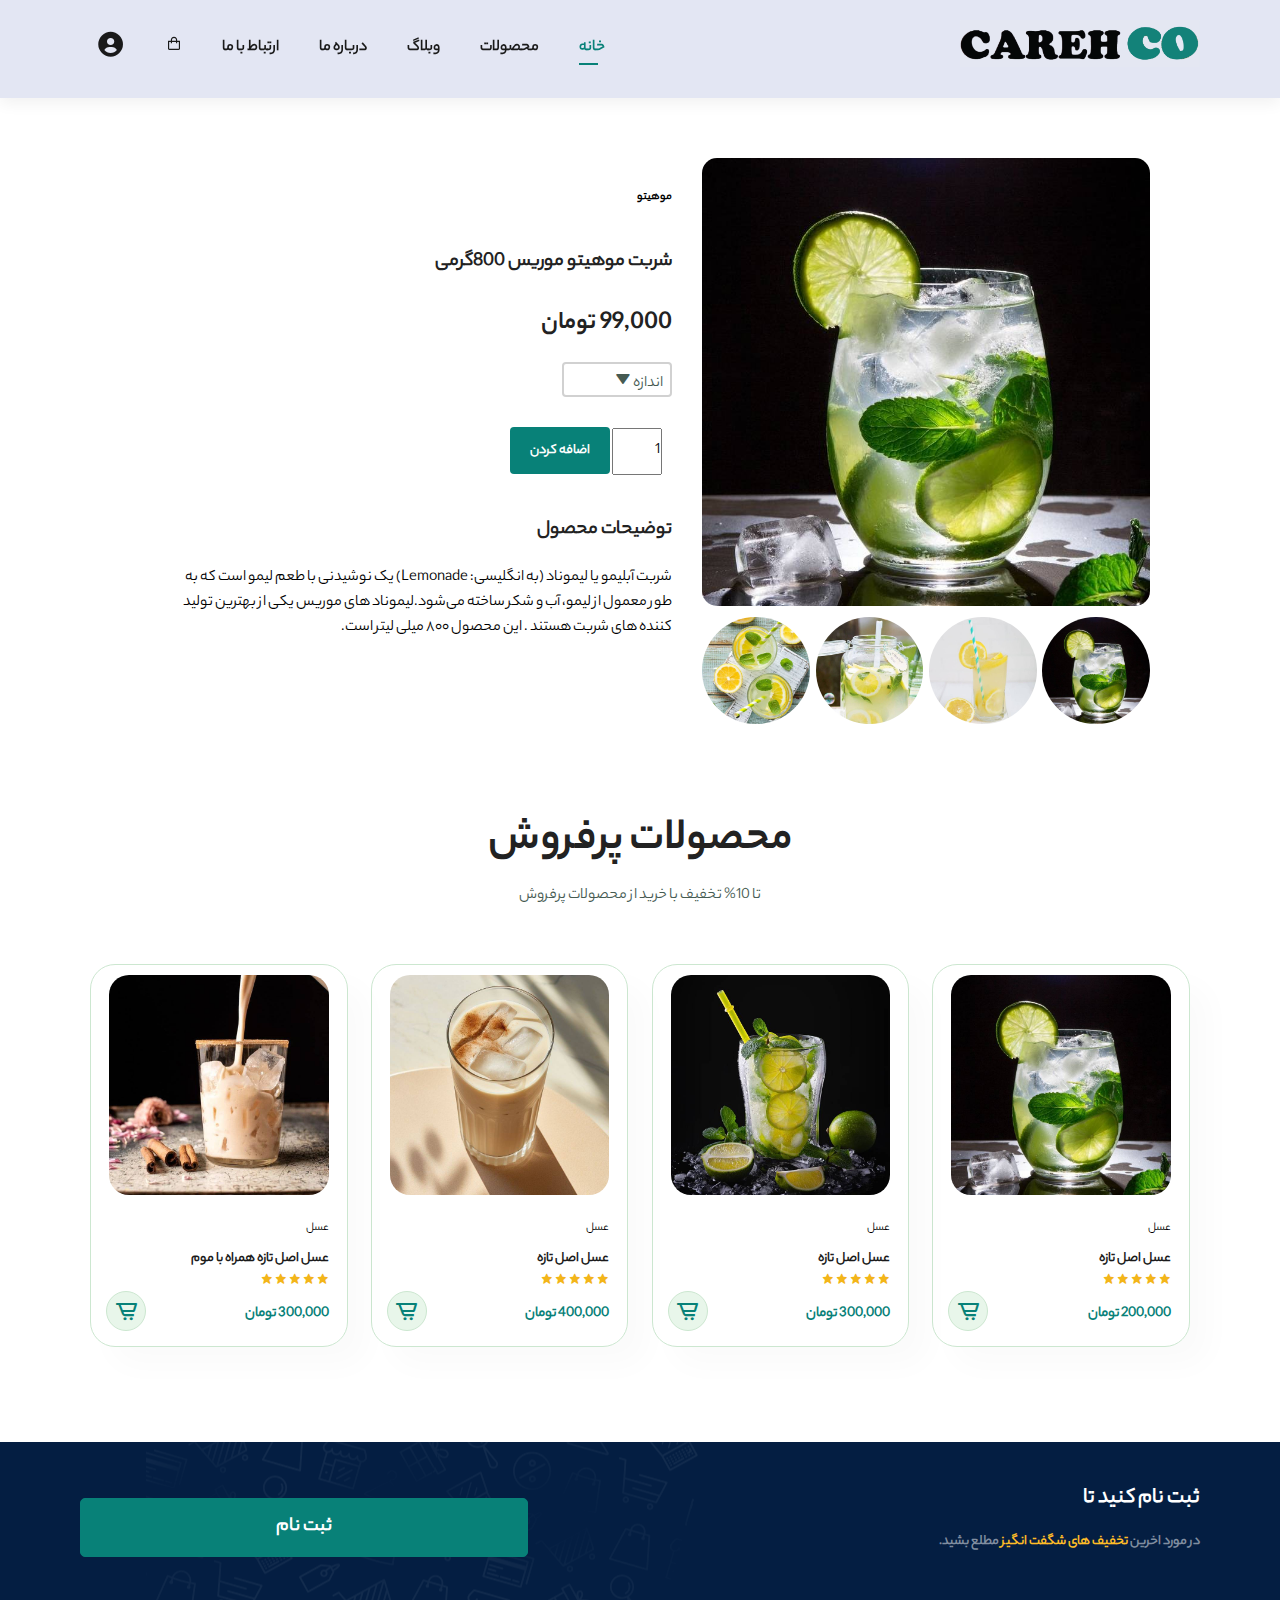
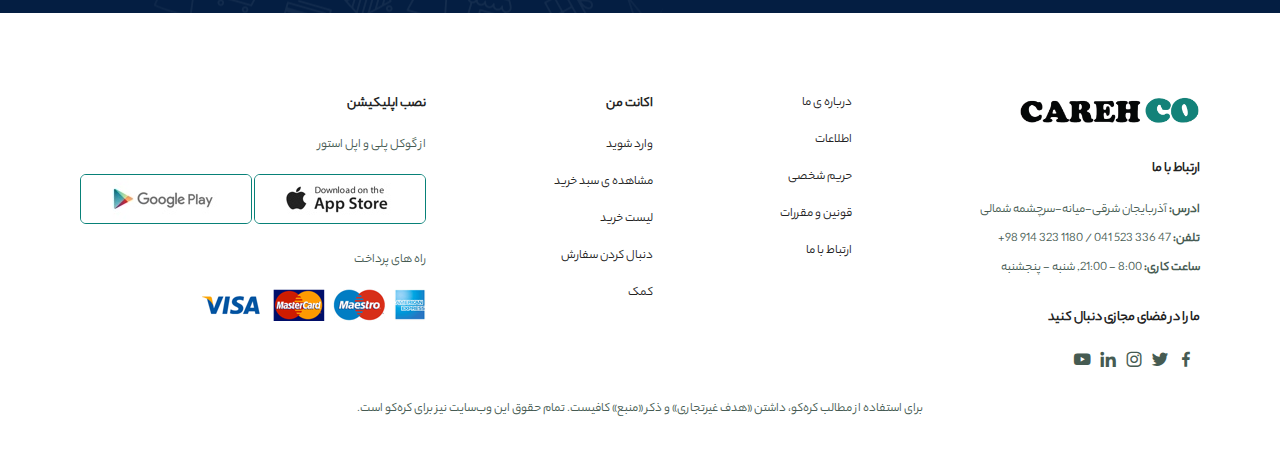
<file: sproduct.html>
<!DOCTYPE html>
<html lang="en" dir="rtl">

<head>
    <meta charset="UTF-8">
    <meta http-equiv="X-UA-Coppatible" content="IE-edge">
    <meta name="viewport" content="width=device-width, initial-scale=1.0">
    <link href='https://unpkg.com/boxicons@2.1.4/css/boxicons.min.css' rel='stylesheet'>
    <link rel="stylesheet" href="css/style.css">
    <link rel="icon" href="img/header-logo.png" sizes="25x25" type="logo/png">
    <link href="css/persian.css" rel="stylesheet">
    <title>Cara</title>
</head> 

<body>
    
    <!-- Header -->
    
    <section id="header">
        <a href="index.html"><img src="img/logo (2).png" class="logo" alt=""></a>

        <div>
            <ul class="navbar">
                <li><a class="active" href="index.html">خانه</a></li>
                <li><a href="shop.html">محصولات</a></li>
                <li><a href="blog.html">وبلاگ</a></li>
                <li><a href="about.html">درباره ما</a></li>
                <li><a href="contact.html">ارتباط با ما</a></li>
                <li id="lg-bag"><a href="cart.html"><i class='bx bx-shopping-bag' id="cart"></i></a></li>
                <li id="lg-bag"><a href="user.html"><i class='bx bxs-user-circle' id="user"></i></a></li>
                <a href="#" id="close"><i class='bx bxs-shield-x'></i></a>
            </ul>
        </div>
        <div id="mobile">
            <a href="cart.html"><i class='bx bx-shopping-bag' ></i></a>
            <a href="user.html"><i class='bx bxs-user-circle'></i></a>
            <i id="bar" class='bx bx-menu'></i>
        </div>
    </section>

    <!--prodetails-->

    <section id="prodetails" class="section-p1">
        <div class="single-pro-image">
            <img src="img/product/mo1.jpg" width="100%" id="MainImg" alt="">

            <div class="small-img-group">
                <div class="small-img-col">
                    <img src="img/product/mo1.jpg" width="100%" class="small-img" alt="">
                </div>
                <div class="small-img-col">
                    <img src="img/product/mo5.jpg" width="100%" style="border-radius: 50%;" class="small-img" alt="">
                </div>
                <div class="small-img-col">
                    <img src="img/product/mo3.jpg" width="100%" style="border-radius: 50%;" class="small-img" alt="">
                </div>
                <div class="small-img-col">
                    <img src="img/product/mo4.jpg" width="100%" style="border-radius: 50%;" class="small-img" alt="">
                </div>
            </div>
        </div>

        <div id="single-pro-details" class="single-pro-details">
            <h6>موهیتو</h6>
            <h4>شربت موهیتو موریس 800گرمی </h4>
            <h2 id="price">99,000 تومان</h2>
            <div class="select" id="option">
                <p id="tx">اندازه <i class='bx bxs-down-arrow'></i></p>
                <div id="items" class="items">
                    <li id="item-2">کوچک</li>
                    <li id="item-3">متوسط</li>
                    <li id="item-4">بزرگ</li>
                </div>
            </div>
            <div class="num-btn">
                <input type="number" value="1">
                <button class="normal">اضافه کردن</button>
            </div>
            <h4>توضیحات محصول</h4>
            <span>شربت آبلیمو یا لیموناد (به انگلیسی: Lemonade) یک نوشیدنی با طعم لیمو است که به طور معمول از لیمو، آب و شکر ساخته می‌شود.لیموناد های موریس یکی از بهترین تولید کننده های شربت هستند . این محصول ۸۰۰ میلی لیتر است.</span>
        </div>
        
     </section>

     <!--product 1-->

     <section id="product1" class="section-p1">
        <h2>محصولات پرفروش</h2>
        <p>تا 10% تخفیف با خرید از محصولات پرفروش</p>
        <div class="pro-container">
                <div class="pro" onclick="window.location.href='sproduct.html'">
                    <img src="img/product/mo1.jpg" alt="">
                    <div class="des">
                        <span>عسل</span>
                        <h5>عسل اصل تازه</h5>
                        <div class="star">
                            <i class='bx bxs-star' ></i>
                            <i class='bx bxs-star' ></i>
                            <i class='bx bxs-star' ></i>
                            <i class='bx bxs-star' ></i>
                            <i class='bx bxs-star' ></i>
                        </div>
                        <h4>200,000 تومان</h4>
                    </div>
                    <a href="#"><i class='bx bx-cart-alt cart' ></i></a>
                </div>
    
                <div class="pro" onclick="window.location.href='sproduct2.html'">
                    <img src="img/product/mo2.jpg" alt="">
                    <div class="des">
                        <span>عسل</span>
                        <h5>عسل اصل تازه</h5>
                        <div class="star">
                            <i class='bx bxs-star' ></i>
                            <i class='bx bxs-star' ></i>
                            <i class='bx bxs-star' ></i>
                            <i class='bx bxs-star' ></i>
                            <i class='bx bxs-star' ></i>
                        </div>
                        <h4>300,000 تومان</h4>
                    </div>
                    <a href="#"><i class='bx bx-cart-alt cart' ></i></a>
                </div>
    
                <div class="pro" onclick="window.location.href='sproduct3.html'">
                    <img src="img/product/o1.jpg" alt="">
                    <div class="des">
                        <span>عسل</span>
                        <h5>عسل اصل تازه</h5>
                        <div class="star">
                            <i class='bx bxs-star' ></i>
                            <i class='bx bxs-star' ></i>
                            <i class='bx bxs-star' ></i>
                            <i class='bx bxs-star' ></i>
                            <i class='bx bxs-star' ></i>
                        </div>
                        <h4>400,000 تومان</h4>
                    </div>
                    <a href="#"><i class='bx bx-cart-alt cart' ></i></a>
                </div>
    
                <div class="pro" onclick="window.location.href='sproduct4.html'">
                    <img src="img/product/o2.jpg" alt="">
                    <div class="des">
                        <span>عسل</span>
                        <h5>عسل اصل تازه همراه با موم</h5>
                        <div class="star">
                            <i class='bx bxs-star' ></i>
                            <i class='bx bxs-star' ></i>
                            <i class='bx bxs-star' ></i>
                            <i class='bx bxs-star' ></i>
                            <i class='bx bxs-star' ></i>
                        </div>
                        <h4>300,000 تومان</h4>
                    </div>
                    <a href="#"><i class='bx bx-cart-alt cart' ></i></a>
                </div>
        </div>
     </section>

    <!--new letter-->

    <section id="newletter" class="section-p1 section-m1">
        <div class="newstext">
            <h4>ثبت نام کنید تا</h4>
            <p>در مورد اخرین <span>تخفیف های شگفت انگیز</span> مطلع بشید.</p>
        </div>
        <div class="form">
            <button class="normal" onclick="window.location.href='login.html'">ثبت نام</button>
        </div>
    </section>

    <!--footer-->
        
    <footer class="section-p1">
        <div class="col">
            <img class="logo" src="img/logo (1).png" alt="">
            <h4>ارتباط با ما</h4>
            <p><strong>ادرس: </strong>آذربایجان شرقی-میانه-سرچشمه شمالی
            </p>
            <p><strong>تلفن: </strong>47 336 523 041 / 1180 323 914 98+</p>
            <p><strong>ساعت کاری: </strong>8:00 - 21:00, شنبه - پنجشنبه</p>
            <div class="follow">
                <h4>ما را در فضای مجازی دنبال کنید</h4>
                <div class="icon">
                    <i class='bx bxl-facebook'></i>
                    <i class='bx bxl-twitter'></i>
                    <i class='bx bxl-instagram'></i>
                    <i class='bx bxl-linkedin'></i>
                    <i class='bx bxl-youtube'></i>
                </div>
            </div>
        </div>

        <div class="col">
            <a href="about.html">درباره ی ما</a>
            <a href="#">اطلاعات </a>
            <a href="#">حریم شخصی</a>
            <a href="#">قونین و مقررات</a>
            <a href="contact.html">ارتباط با ما</a>
        </div>

        <div class="col">
            <h4>اکانت من</h4>
            <a href="login.html">وارد شوید</a>
            <a href="cart.html">مشاهده ی سبد خرید</a>
            <a href="shop.html">لیست خرید</a>
            <a href="#">دنبال کردن سفارش</a>
            <a href="#">کمک</a>
        </div>

        <div class="col install">
            <h4>نصب اپلیکیشن</h4>
            <p>از گوکل پلی و اپل استور</p>
            <div class="row">
                <img src="img/pay/app.jpg" alt="">
                <img src="img/pay/play.jpg" alt="">
            </div>
            <p>راه های پرداخت</p>
            <img src="img/pay/pay.png" alt="">
        </div>

        <div class="copyright">
            <p>برای استفاده از مطالب کره‌کو، داشتن «هدف غیرتجاری» و ذکر «منبع» کافیست. تمام حقوق اين وب‌سايت نیز برای کره‌کو است.</p>
        </div>
    </footer>

    <script>
        var MainImg = document.getElementById("MainImg");
        var smallimg = document.getElementsByClassName("small-img");

        smallimg[0].onclick = function(){
            MainImg.src = smallimg[0].src;
        }
        smallimg[1].onclick = function(){
            MainImg.src = smallimg[1].src;
        }
        smallimg[2].onclick = function(){
            MainImg.src = smallimg[2].src;
        }
        smallimg[3].onclick = function(){
            MainImg.src = smallimg[3].src;
        }

        
    </script>

     <script src="js/script.js"></script>
</body>
</html>
</file>
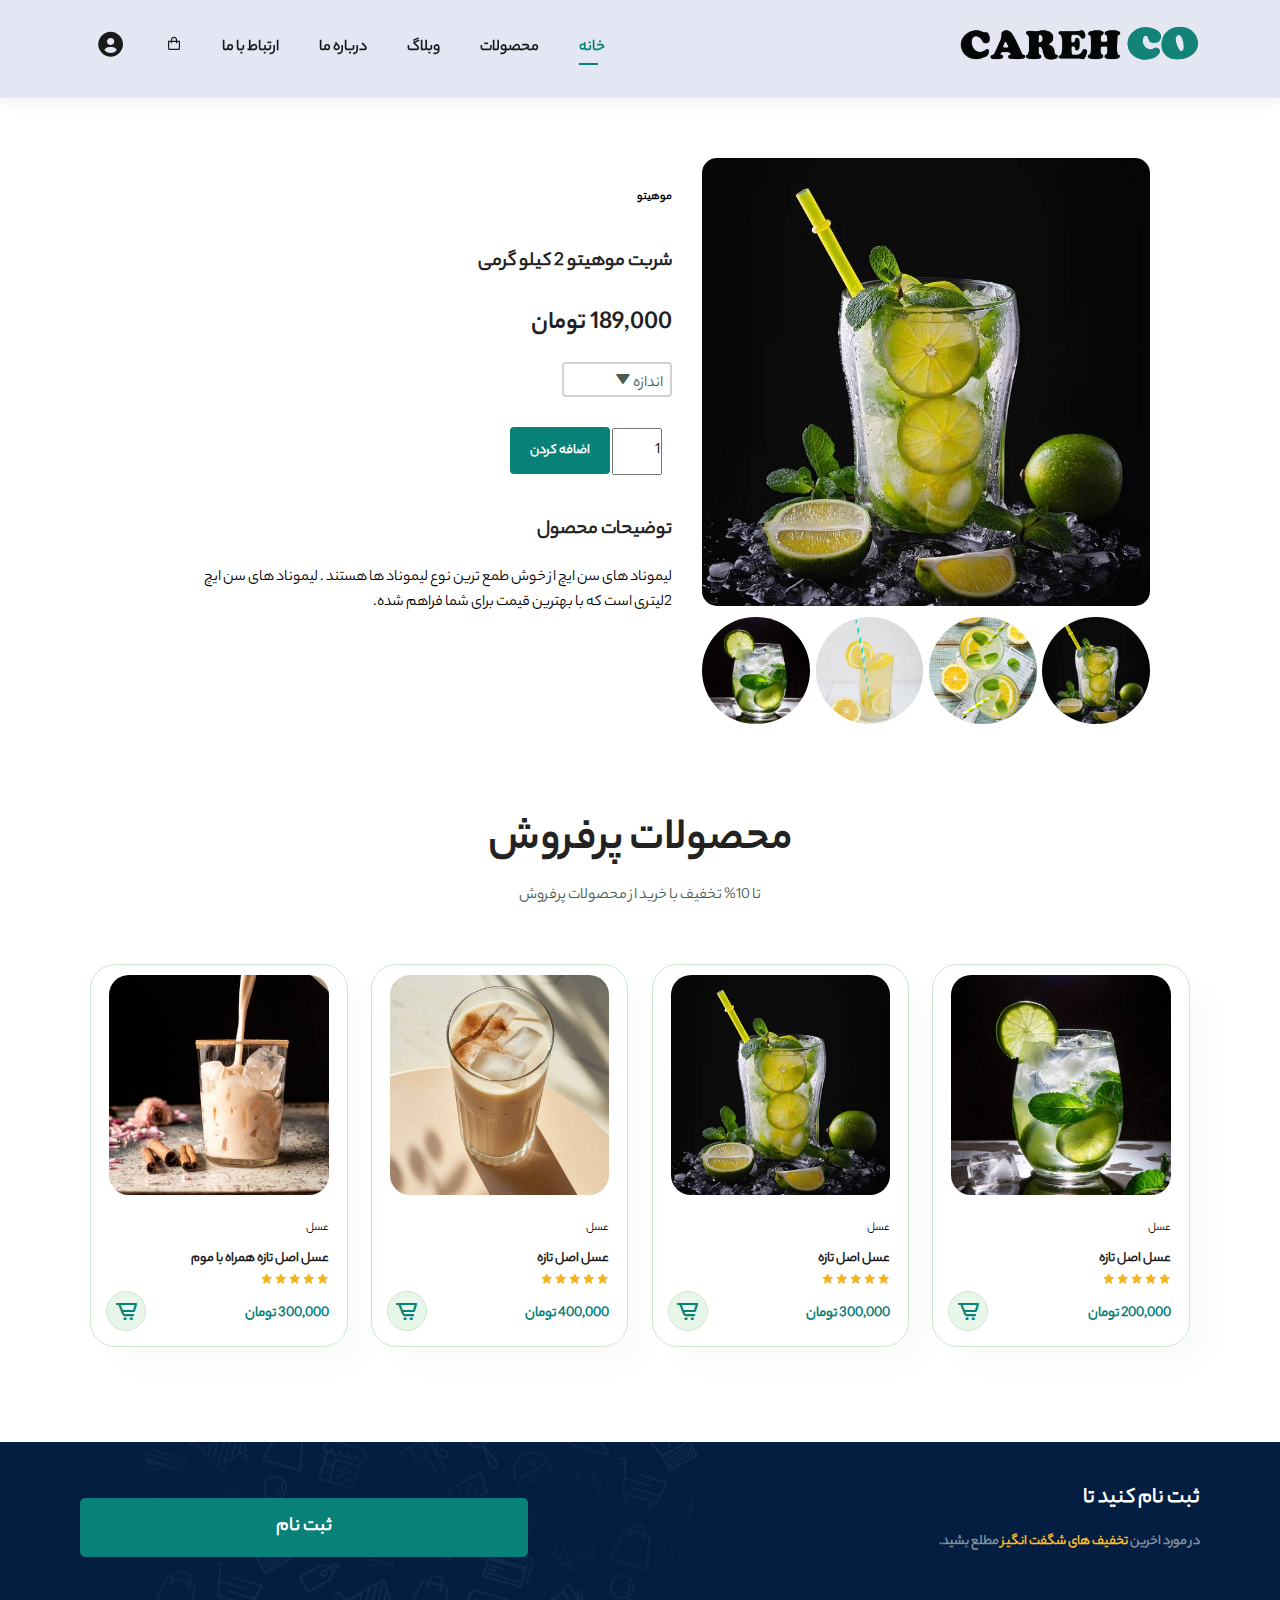
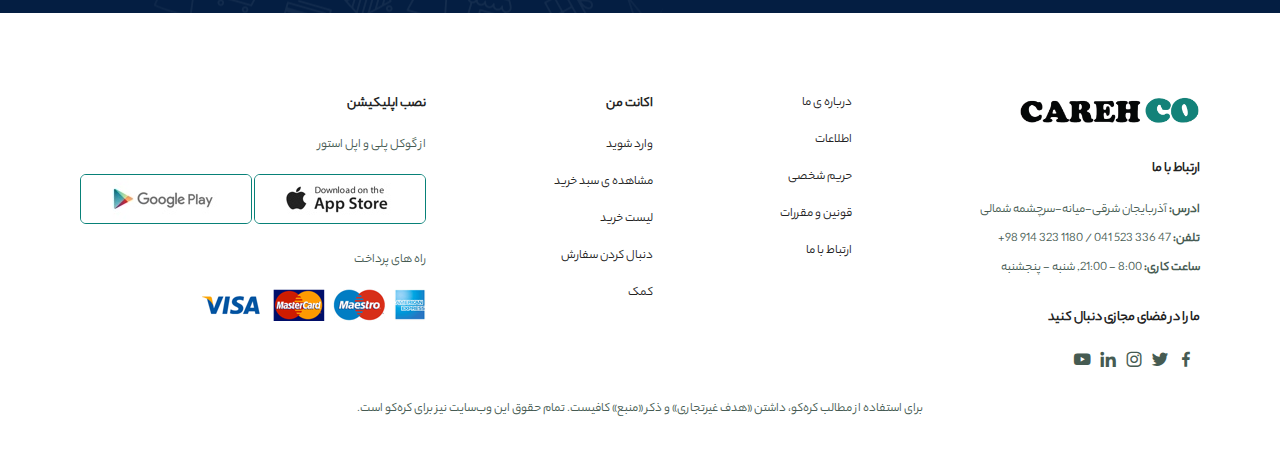
<file: sproduct2.html>
<!DOCTYPE html>
<html lang="en" dir="rtl">

<head>
    <meta charset="UTF-8">
    <meta http-equiv="X-UA-Coppatible" content="IE-edge">
    <meta name="viewport" content="width=device-width, initial-scale=1.0">
    <link href='https://unpkg.com/boxicons@2.1.4/css/boxicons.min.css' rel='stylesheet'>
    <link rel="stylesheet" href="css/style.css">
    <link rel="icon" href="img/header-logo.png" sizes="25x25" type="logo/png">
    <link href="css/persian.css" rel="stylesheet">
    <title>Cara</title>
</head> 

<body>
    
    <!-- Header -->
    
    <section id="header">
        <a href="index.html"><img src="img/logo (2).png" class="logo" alt=""></a>

        <div>
            <ul class="navbar">
                <li><a class="active" href="index.html">خانه</a></li>
                <li><a href="shop.html">محصولات</a></li>
                <li><a href="blog.html">وبلاگ</a></li>
                <li><a href="about.html">درباره ما</a></li>
                <li><a href="contact.html">ارتباط با ما</a></li>
                <li id="lg-bag"><a href="cart.html"><i class='bx bx-shopping-bag' id="cart"></i></a></li>
                <li id="lg-bag"><a href="user.html"><i class='bx bxs-user-circle' id="user"></i></a></li>
                <a href="#" id="close"><i class='bx bxs-shield-x'></i></a>
            </ul>
        </div>
        <div id="mobile">
            <a href="cart.html"><i class='bx bx-shopping-bag' ></i></a>
            <a href="user.html"><i class='bx bxs-user-circle'></i></a>
            <i id="bar" class='bx bx-menu'></i>
        </div>
    </section>

    <!--prodetails-->
    
        <section id="prodetails" class="section-p1">
            <div class="single-pro-image">
                <img src="img/product/mo2.jpg" width="100%" id="MainImg" alt="">
    
                <div class="small-img-group">
                    <div class="small-img-col">
                        <img src="img/product/mo2.jpg" width="100%" class="small-img" alt="">
                    </div>
                    <div class="small-img-col">
                        <img src="img/product/mo4.jpg" width="100%" class="small-img" alt="">
                    </div>
                    <div class="small-img-col">
                        <img src="img/product/mo5.jpg" width="100%" class="small-img" alt="">
                    </div>
                    <div class="small-img-col">
                        <img src="img/product/mo1.jpg" width="100%" class="small-img" alt="">
                    </div>
                </div>
            </div>

        <div id="single-pro-details" class="single-pro-details">
            <h6>موهیتو</h6>
            <h4>شربت موهیتو 2 کیلو گرمی</h4>
            <h2 id="price">189,000 تومان</h2>
            <div class="select" id="option">
                <p id="tx">اندازه <i class='bx bxs-down-arrow'></i></p>
                <div id="items" class="items">
                    <li id="item-2">کوچک</li>
                    <li id="item-3">متوسط</li>
                    <li id="item-4">بزرگ</li>
                </div>
            </div>
            <div class="num-btn">
                <input type="number" value="1">
                <button class="normal">اضافه کردن</button>
            </div>
            <h4>توضیحات محصول</h4>
            <span>لیموناد های سن ایچ از خوش طمع ترین نوع لیموناد ها هستند . لیموناد های سن ایچ 2لیتری است که با بهترین قیمت برای شما فراهم شده.</span>
        </div>
        
     </section>

     <!--product 1-->

     <section id="product1" class="section-p1">
        <h2>محصولات پرفروش</h2>
        <p>تا 10% تخفیف با خرید از محصولات پرفروش</p>
        <div class="pro-container">

            <div class="pro" onclick="window.location.href='sproduct.html'">
                    <img src="img/product/mo1.jpg" alt="">
                    <div class="des">
                        <span>عسل</span>
                        <h5>عسل اصل تازه</h5>
                        <div class="star">
                            <i class='bx bxs-star' ></i>
                            <i class='bx bxs-star' ></i>
                            <i class='bx bxs-star' ></i>
                            <i class='bx bxs-star' ></i>
                            <i class='bx bxs-star' ></i>
                        </div>
                        <h4>200,000 تومان</h4>
                    </div>
                    <a href="#"><i class='bx bx-cart-alt cart' ></i></a>
                </div>
    
                <div class="pro" onclick="window.location.href='sproduct2.html'">
                    <img src="img/product/mo2.jpg" alt="">
                    <div class="des">
                        <span>عسل</span>
                        <h5>عسل اصل تازه</h5>
                        <div class="star">
                            <i class='bx bxs-star' ></i>
                            <i class='bx bxs-star' ></i>
                            <i class='bx bxs-star' ></i>
                            <i class='bx bxs-star' ></i>
                            <i class='bx bxs-star' ></i>
                        </div>
                        <h4>300,000 تومان</h4>
                    </div>
                    <a href="#"><i class='bx bx-cart-alt cart' ></i></a>
                </div>
    
                <div class="pro" onclick="window.location.href='sproduct3.html'">
                    <img src="img/product/o1.jpg" alt="">
                    <div class="des">
                        <span>عسل</span>
                        <h5>عسل اصل تازه</h5>
                        <div class="star">
                            <i class='bx bxs-star' ></i>
                            <i class='bx bxs-star' ></i>
                            <i class='bx bxs-star' ></i>
                            <i class='bx bxs-star' ></i>
                            <i class='bx bxs-star' ></i>
                        </div>
                        <h4>400,000 تومان</h4>
                    </div>
                    <a href="#"><i class='bx bx-cart-alt cart' ></i></a>
                </div>
    
                <div class="pro" onclick="window.location.href='sproduct4.html'">
                    <img src="img/product/o2.jpg" alt="">
                    <div class="des">
                        <span>عسل</span>
                        <h5>عسل اصل تازه همراه با موم</h5>
                        <div class="star">
                            <i class='bx bxs-star' ></i>
                            <i class='bx bxs-star' ></i>
                            <i class='bx bxs-star' ></i>
                            <i class='bx bxs-star' ></i>
                            <i class='bx bxs-star' ></i>
                        </div>
                        <h4>300,000 تومان</h4>
                    </div>
                    <a href="#"><i class='bx bx-cart-alt cart' ></i></a>
                </div>
        </div>
    </section>

    <!--new letter-->

    <section id="newletter" class="section-p1 section-m1">
        <div class="newstext">
            <h4>ثبت نام کنید تا</h4>
            <p>در مورد اخرین <span>تخفیف های شگفت انگیز</span> مطلع بشید.</p>
        </div>
        <div class="form">
            <button class="normal" onclick="window.location.href='login.html'">ثبت نام</button>
        </div>
    </section>

    <!--footer-->
        
    <footer class="section-p1">
        <div class="col">
            <img class="logo" src="img/logo (1).png" alt="">
            <h4>ارتباط با ما</h4>
            <p><strong>ادرس: </strong>آذربایجان شرقی-میانه-سرچشمه شمالی
            </p>
            <p><strong>تلفن: </strong>47 336 523 041 / 1180 323 914 98+</p>
            <p><strong>ساعت کاری: </strong>8:00 - 21:00, شنبه - پنجشنبه</p>
            <div class="follow">
                <h4>ما را در فضای مجازی دنبال کنید</h4>
                <div class="icon">
                    <i class='bx bxl-facebook'></i>
                    <i class='bx bxl-twitter'></i>
                    <i class='bx bxl-instagram'></i>
                    <i class='bx bxl-linkedin'></i>
                    <i class='bx bxl-youtube'></i>
                </div>
            </div>
        </div>

        <div class="col">
            <a href="about.html">درباره ی ما</a>
            <a href="#">اطلاعات </a>
            <a href="#">حریم شخصی</a>
            <a href="#">قونین و مقررات</a>
            <a href="contact.html">ارتباط با ما</a>
        </div>

        <div class="col">
            <h4>اکانت من</h4>
            <a href="login.html">وارد شوید</a>
            <a href="cart.html">مشاهده ی سبد خرید</a>
            <a href="shop.html">لیست خرید</a>
            <a href="#">دنبال کردن سفارش</a>
            <a href="#">کمک</a>
        </div>

        <div class="col install">
            <h4>نصب اپلیکیشن</h4>
            <p>از گوکل پلی و اپل استور</p>
            <div class="row">
                <img src="img/pay/app.jpg" alt="">
                <img src="img/pay/play.jpg" alt="">
            </div>
            <p>راه های پرداخت</p>
            <img src="img/pay/pay.png" alt="">
        </div>

        <div class="copyright">
            <p>برای استفاده از مطالب کره‌کو، داشتن «هدف غیرتجاری» و ذکر «منبع» کافیست. تمام حقوق اين وب‌سايت نیز برای کره‌کو است.</p>
        </div>
    </footer>

    <script>
        var MainImg = document.getElementById("MainImg");
        var smallimg = document.getElementsByClassName("small-img");

        smallimg[0].onclick = function(){
            MainImg.src = smallimg[0].src;
        }
        smallimg[1].onclick = function(){
            MainImg.src = smallimg[1].src;
        }
        smallimg[2].onclick = function(){
            MainImg.src = smallimg[2].src;
        }
        smallimg[3].onclick = function(){
            MainImg.src = smallimg[3].src;
        }

        
    </script>

     <script src="js/script.js"></script>
</body>
</html>
</file>
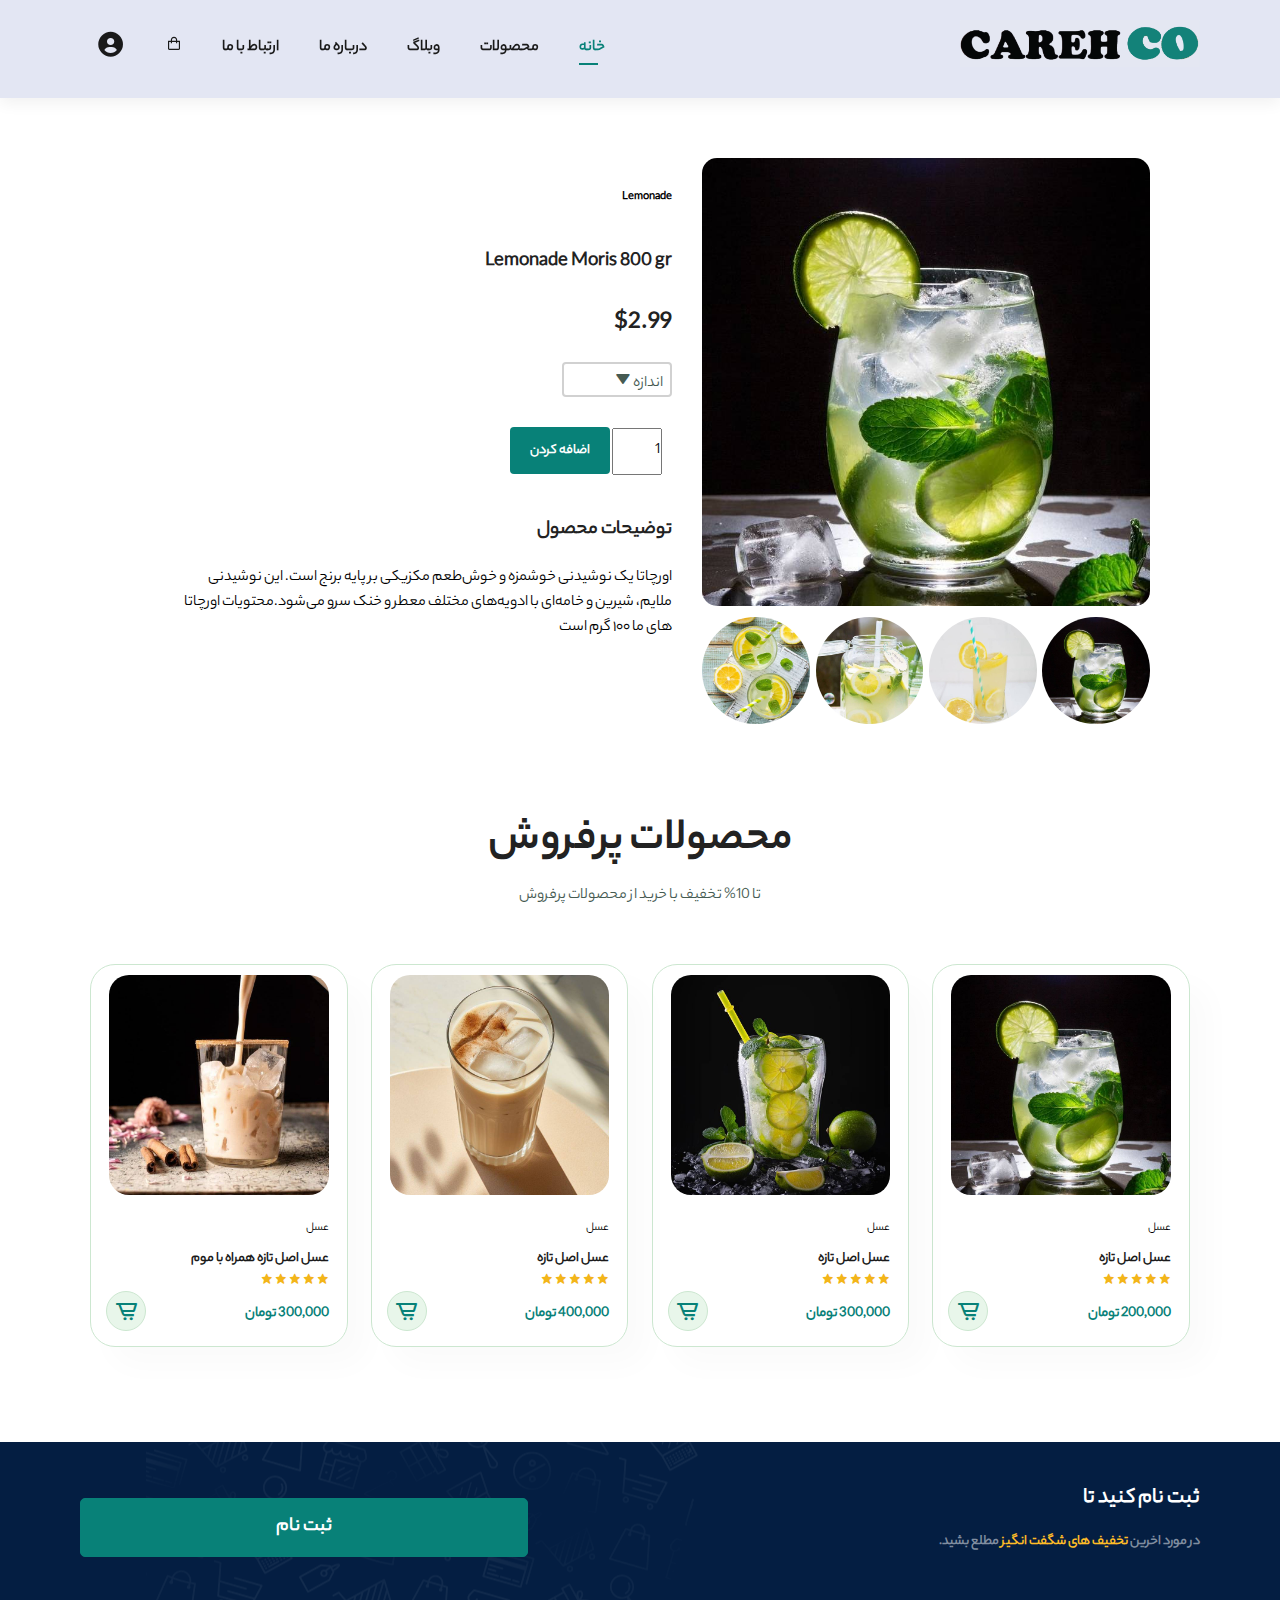
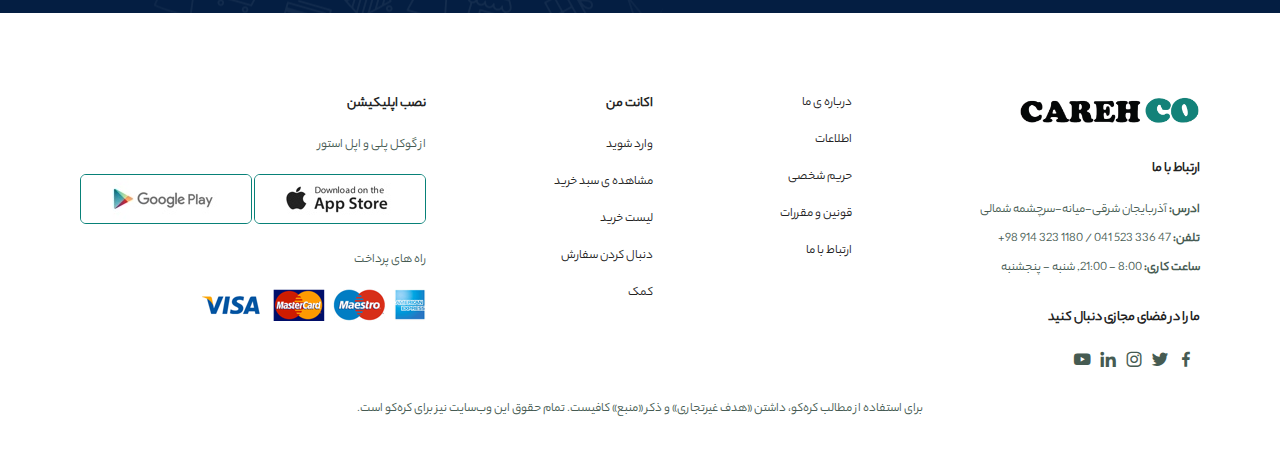
<file: sproduct3.html>
<!DOCTYPE html>
<html lang="en" dir="rtl">

<head>
    <meta charset="UTF-8">
    <meta http-equiv="X-UA-Coppatible" content="IE-edge">
    <meta name="viewport" content="width=device-width, initial-scale=1.0">
    <link href='https://unpkg.com/boxicons@2.1.4/css/boxicons.min.css' rel='stylesheet'>
    <link rel="stylesheet" href="css/style.css">
    <link rel="icon" href="img/header-logo.png" sizes="25x25" type="logo/png">
    <link href="css/persian.css" rel="stylesheet">
    <title>Cara</title>
</head> 

<body>
    
    <!-- Header -->
    
    <section id="header">
        <a href="index.html"><img src="img/logo (2).png" class="logo" alt=""></a>

        <div>
            <ul class="navbar">
                <li><a class="active" href="index.html">خانه</a></li>
                <li><a href="shop.html">محصولات</a></li>
                <li><a href="blog.html">وبلاگ</a></li>
                <li><a href="about.html">درباره ما</a></li>
                <li><a href="contact.html">ارتباط با ما</a></li>
                <li id="lg-bag"><a href="cart.html"><i class='bx bx-shopping-bag' id="cart"></i></a></li>
                <li id="lg-bag"><a href="user.html"><i class='bx bxs-user-circle' id="user"></i></a></li>
                <a href="#" id="close"><i class='bx bxs-shield-x'></i></a>
            </ul>
        </div>
        <div id="mobile">
            <a href="cart.html"><i class='bx bx-shopping-bag' ></i></a>
            <a href="user.html"><i class='bx bxs-user-circle'></i></a>
            <i id="bar" class='bx bx-menu'></i>
        </div>
    </section>

    <!--prodetails-->

    <section id="prodetails" class="section-p1">
        <div class="single-pro-image">
            <img src="img/product/mo1.jpg" width="100%" id="MainImg" alt="">

            <div class="small-img-group">
                <div class="small-img-col">
                    <img src="img/product/mo1.jpg" width="100%" class="small-img" alt="">
                </div>
                <div class="small-img-col">
                    <img src="img/product/mo5.jpg" width="100%" style="border-radius: 50%;" class="small-img" alt="">
                </div>
                <div class="small-img-col">
                    <img src="img/product/mo3.jpg" width="100%" style="border-radius: 50%;" class="small-img" alt="">
                </div>
                <div class="small-img-col">
                    <img src="img/product/mo4.jpg" width="100%" style="border-radius: 50%;" class="small-img" alt="">
                </div>
            </div>
        </div>

        <div id="single-pro-details" class="single-pro-details">
            <h6>Lemonade</h6>
            <h4>Lemonade Moris 800 gr</h4>
            <h2 id="price">$2.99</h2>
            <div class="select" id="option">
                <p id="tx">اندازه <i class='bx bxs-down-arrow'></i></p>
                <div id="items" class="items">
                    <li id="item-2">کوچک</li>
                    <li id="item-3">متوسط</li>
                    <li id="item-4">بزرگ</li>
                </div>
            </div>
            <div class="num-btn">
                <input type="number" value="1">
                <button class="normal">اضافه کردن</button>
            </div>
            <h4>توضیحات محصول</h4>
            <span>اورچاتا یک نوشیدنی خوشمزه و خوش‌طعم مکزیکی بر پایه برنج است. این نوشیدنی ملایم، شیرین و خامه‌ای با ادویه‌های مختلف معطر و خنک سرو می‌شود.محتویات اورچاتا های ما ۱۰۰ گرم است</span>
        </div>
        
     </section>

     <!--product 1-->

     <section id="product1" class="section-p1">
        <h2>محصولات پرفروش</h2>
        <p>تا 10% تخفیف با خرید از محصولات پرفروش</p>
        <div class="pro-container">

            <div class="pro" onclick="window.location.href='sproduct.html'">
                    <img src="img/product/mo1.jpg" alt="">
                    <div class="des">
                        <span>عسل</span>
                        <h5>عسل اصل تازه</h5>
                        <div class="star">
                            <i class='bx bxs-star' ></i>
                            <i class='bx bxs-star' ></i>
                            <i class='bx bxs-star' ></i>
                            <i class='bx bxs-star' ></i>
                            <i class='bx bxs-star' ></i>
                        </div>
                        <h4>200,000 تومان</h4>
                    </div>
                    <a href="#"><i class='bx bx-cart-alt cart' ></i></a>
                </div>
    
                <div class="pro" onclick="window.location.href='sproduct2.html'">
                    <img src="img/product/mo2.jpg" alt="">
                    <div class="des">
                        <span>عسل</span>
                        <h5>عسل اصل تازه</h5>
                        <div class="star">
                            <i class='bx bxs-star' ></i>
                            <i class='bx bxs-star' ></i>
                            <i class='bx bxs-star' ></i>
                            <i class='bx bxs-star' ></i>
                            <i class='bx bxs-star' ></i>
                        </div>
                        <h4>300,000 تومان</h4>
                    </div>
                    <a href="#"><i class='bx bx-cart-alt cart' ></i></a>
                </div>
    
                <div class="pro" onclick="window.location.href='sproduct3.html'">
                    <img src="img/product/o1.jpg" alt="">
                    <div class="des">
                        <span>عسل</span>
                        <h5>عسل اصل تازه</h5>
                        <div class="star">
                            <i class='bx bxs-star' ></i>
                            <i class='bx bxs-star' ></i>
                            <i class='bx bxs-star' ></i>
                            <i class='bx bxs-star' ></i>
                            <i class='bx bxs-star' ></i>
                        </div>
                        <h4>400,000 تومان</h4>
                    </div>
                    <a href="#"><i class='bx bx-cart-alt cart' ></i></a>
                </div>
    
                <div class="pro" onclick="window.location.href='sproduct4.html'">
                    <img src="img/product/o2.jpg" alt="">
                    <div class="des">
                        <span>عسل</span>
                        <h5>عسل اصل تازه همراه با موم</h5>
                        <div class="star">
                            <i class='bx bxs-star' ></i>
                            <i class='bx bxs-star' ></i>
                            <i class='bx bxs-star' ></i>
                            <i class='bx bxs-star' ></i>
                            <i class='bx bxs-star' ></i>
                        </div>
                        <h4>300,000 تومان</h4>
                    </div>
                    <a href="#"><i class='bx bx-cart-alt cart' ></i></a>
                </div>
        </div>
    </section>

    <!--new letter-->

    <section id="newletter" class="section-p1 section-m1">
        <div class="newstext">
            <h4>ثبت نام کنید تا</h4>
            <p>در مورد اخرین <span>تخفیف های شگفت انگیز</span> مطلع بشید.</p>
        </div>
        <div class="form">
            <button class="normal" onclick="window.location.href='login.html'">ثبت نام</button>
        </div>
    </section>

    <!--footer-->
        
    <footer class="section-p1">
        <div class="col">
            <img class="logo" src="img/logo (1).png" alt="">
            <h4>ارتباط با ما</h4>
            <p><strong>ادرس: </strong>آذربایجان شرقی-میانه-سرچشمه شمالی
            </p>
            <p><strong>تلفن: </strong>47 336 523 041 / 1180 323 914 98+</p>
            <p><strong>ساعت کاری: </strong>8:00 - 21:00, شنبه - پنجشنبه</p>
            <div class="follow">
                <h4>ما را در فضای مجازی دنبال کنید</h4>
                <div class="icon">
                    <i class='bx bxl-facebook'></i>
                    <i class='bx bxl-twitter'></i>
                    <i class='bx bxl-instagram'></i>
                    <i class='bx bxl-linkedin'></i>
                    <i class='bx bxl-youtube'></i>
                </div>
            </div>
        </div>

        <div class="col">
            <a href="about.html">درباره ی ما</a>
            <a href="#">اطلاعات </a>
            <a href="#">حریم شخصی</a>
            <a href="#">قونین و مقررات</a>
            <a href="contact.html">ارتباط با ما</a>
        </div>

        <div class="col">
            <h4>اکانت من</h4>
            <a href="login.html">وارد شوید</a>
            <a href="cart.html">مشاهده ی سبد خرید</a>
            <a href="shop.html">لیست خرید</a>
            <a href="#">دنبال کردن سفارش</a>
            <a href="#">کمک</a>
        </div>

        <div class="col install">
            <h4>نصب اپلیکیشن</h4>
            <p>از گوکل پلی و اپل استور</p>
            <div class="row">
                <img src="img/pay/app.jpg" alt="">
                <img src="img/pay/play.jpg" alt="">
            </div>
            <p>راه های پرداخت</p>
            <img src="img/pay/pay.png" alt="">
        </div>

        <div class="copyright">
            <p>برای استفاده از مطالب کره‌کو، داشتن «هدف غیرتجاری» و ذکر «منبع» کافیست. تمام حقوق اين وب‌سايت نیز برای کره‌کو است.</p>
        </div>
    </footer>

    <script>
        var MainImg = document.getElementById("MainImg");
        var smallimg = document.getElementsByClassName("small-img");

        smallimg[0].onclick = function(){
            MainImg.src = smallimg[0].src;
        }
        smallimg[1].onclick = function(){
            MainImg.src = smallimg[1].src;
        }
        smallimg[2].onclick = function(){
            MainImg.src = smallimg[2].src;
        }
        smallimg[3].onclick = function(){
            MainImg.src = smallimg[3].src;
        }

        
    </script>

     <script src="js/script.js"></script>
</body>
</html>
</file>
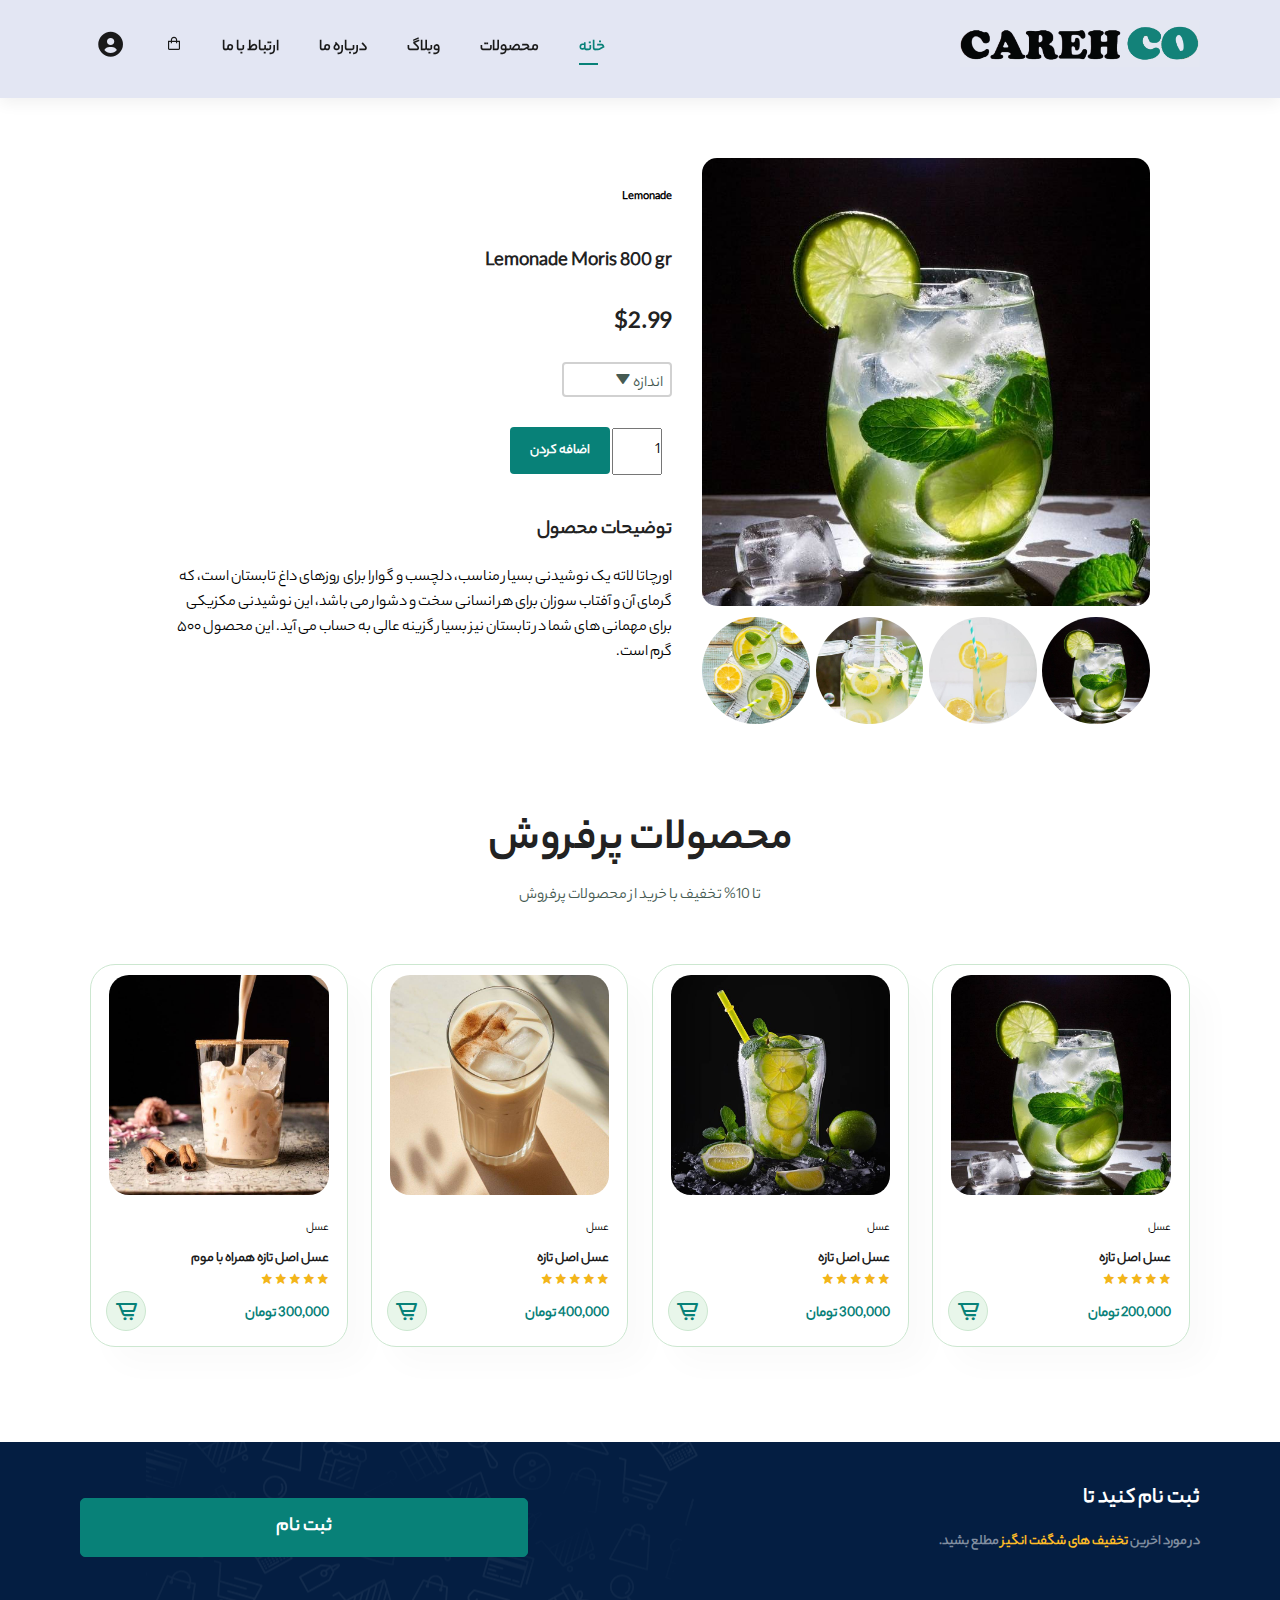
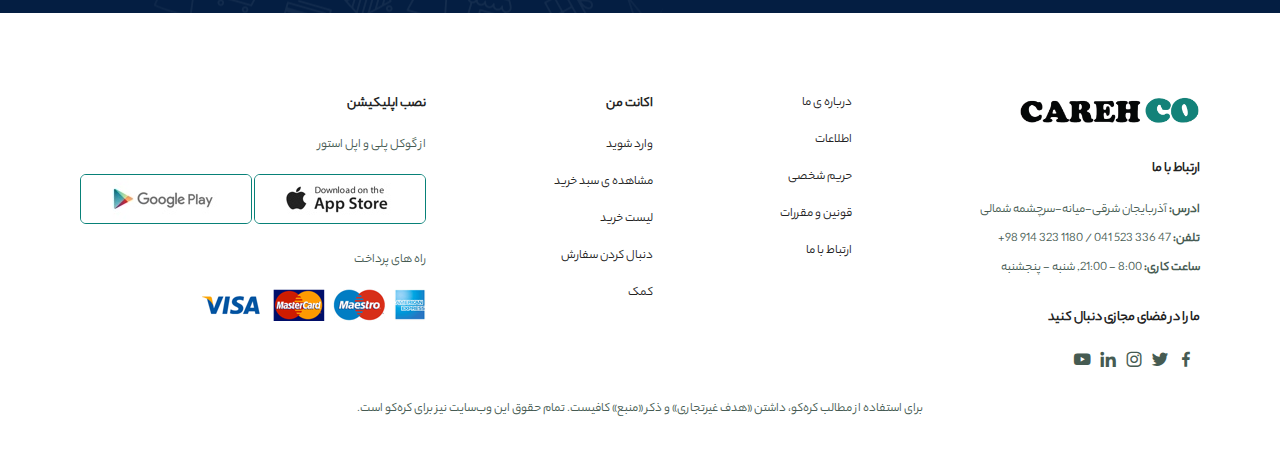
<file: sproduct4.html>
<!DOCTYPE html>
<html lang="en" dir="rtl">

<head>
    <meta charset="UTF-8">
    <meta http-equiv="X-UA-Coppatible" content="IE-edge">
    <meta name="viewport" content="width=device-width, initial-scale=1.0">
    <link href='https://unpkg.com/boxicons@2.1.4/css/boxicons.min.css' rel='stylesheet'>
    <link rel="stylesheet" href="css/style.css">
    <link rel="icon" href="img/header-logo.png" sizes="25x25" type="logo/png">
    <link href="css/persian.css" rel="stylesheet">
    <title>Cara</title>
</head> 

<body>
    
    <!-- Header -->
    
    <section id="header">
        <a href="index.html"><img src="img/logo (2).png" class="logo" alt=""></a>

        <div>
            <ul class="navbar">
                <li><a class="active" href="index.html">خانه</a></li>
                <li><a href="shop.html">محصولات</a></li>
                <li><a href="blog.html">وبلاگ</a></li>
                <li><a href="about.html">درباره ما</a></li>
                <li><a href="contact.html">ارتباط با ما</a></li>
                <li id="lg-bag"><a href="cart.html"><i class='bx bx-shopping-bag' id="cart"></i></a></li>
                <li id="lg-bag"><a href="user.html"><i class='bx bxs-user-circle' id="user"></i></a></li>
                <a href="#" id="close"><i class='bx bxs-shield-x'></i></a>
            </ul>
        </div>
        <div id="mobile">
            <a href="cart.html"><i class='bx bx-shopping-bag' ></i></a>
            <a href="user.html"><i class='bx bxs-user-circle'></i></a>
            <i id="bar" class='bx bx-menu'></i>
        </div>
    </section>

    <!--prodetails-->

    <section id="prodetails" class="section-p1">
        <div class="single-pro-image">
            <img src="img/product/mo1.jpg" width="100%" id="MainImg" alt="">

            <div class="small-img-group">
                <div class="small-img-col">
                    <img src="img/product/mo1.jpg" width="100%" class="small-img" alt="">
                </div>
                <div class="small-img-col">
                    <img src="img/product/mo5.jpg" width="100%" style="border-radius: 50%;" class="small-img" alt="">
                </div>
                <div class="small-img-col">
                    <img src="img/product/mo3.jpg" width="100%" style="border-radius: 50%;" class="small-img" alt="">
                </div>
                <div class="small-img-col">
                    <img src="img/product/mo4.jpg" width="100%" style="border-radius: 50%;" class="small-img" alt="">
                </div>
            </div>
        </div>

        <div id="single-pro-details" class="single-pro-details">
            <h6>Lemonade</h6>
            <h4>Lemonade Moris 800 gr</h4>
            <h2 id="price">$2.99</h2>
            <div class="select" id="option">
                <p id="tx">اندازه <i class='bx bxs-down-arrow'></i></p>
                <div id="items" class="items">
                    <li id="item-2">کوچک</li>
                    <li id="item-3">متوسط</li>
                    <li id="item-4">بزرگ</li>
                </div>
            </div>
            <div class="num-btn">
                <input type="number" value="1">
                <button class="normal">اضافه کردن</button>
            </div>
            <h4>توضیحات محصول</h4>
            <span>اورچاتا لاته یک نوشیدنی بسیار مناسب، دلچسب و گوارا برای روزهای داغ تابستان است، که گرمای آن و آفتاب سوزان برای هر انسانی سخت و دشوار می باشد، این نوشیدنی مکزیکی برای مهمانی های شما در تابستان نیز بسیار گزینه عالی به حساب می آید. این محصول ۵۰۰ گرم است.</span>
        </div>
        
     </section>

     <!--product 1-->

     <section id="product1" class="section-p1">
        <h2>محصولات پرفروش</h2>
        <p>تا 10% تخفیف با خرید از محصولات پرفروش</p>
        <div class="pro-container">

            <div class="pro" onclick="window.location.href='sproduct.html'">
                    <img src="img/product/mo1.jpg" alt="">
                    <div class="des">
                        <span>عسل</span>
                        <h5>عسل اصل تازه</h5>
                        <div class="star">
                            <i class='bx bxs-star' ></i>
                            <i class='bx bxs-star' ></i>
                            <i class='bx bxs-star' ></i>
                            <i class='bx bxs-star' ></i>
                            <i class='bx bxs-star' ></i>
                        </div>
                        <h4>200,000 تومان</h4>
                    </div>
                    <a href="#"><i class='bx bx-cart-alt cart' ></i></a>
                </div>
    
                <div class="pro" onclick="window.location.href='sproduct2.html'">
                    <img src="img/product/mo2.jpg" alt="">
                    <div class="des">
                        <span>عسل</span>
                        <h5>عسل اصل تازه</h5>
                        <div class="star">
                            <i class='bx bxs-star' ></i>
                            <i class='bx bxs-star' ></i>
                            <i class='bx bxs-star' ></i>
                            <i class='bx bxs-star' ></i>
                            <i class='bx bxs-star' ></i>
                        </div>
                        <h4>300,000 تومان</h4>
                    </div>
                    <a href="#"><i class='bx bx-cart-alt cart' ></i></a>
                </div>
    
                <div class="pro" onclick="window.location.href='sproduct3.html'">
                    <img src="img/product/o1.jpg" alt="">
                    <div class="des">
                        <span>عسل</span>
                        <h5>عسل اصل تازه</h5>
                        <div class="star">
                            <i class='bx bxs-star' ></i>
                            <i class='bx bxs-star' ></i>
                            <i class='bx bxs-star' ></i>
                            <i class='bx bxs-star' ></i>
                            <i class='bx bxs-star' ></i>
                        </div>
                        <h4>400,000 تومان</h4>
                    </div>
                    <a href="#"><i class='bx bx-cart-alt cart' ></i></a>
                </div>
    
                <div class="pro" onclick="window.location.href='sproduct4.html'">
                    <img src="img/product/o2.jpg" alt="">
                    <div class="des">
                        <span>عسل</span>
                        <h5>عسل اصل تازه همراه با موم</h5>
                        <div class="star">
                            <i class='bx bxs-star' ></i>
                            <i class='bx bxs-star' ></i>
                            <i class='bx bxs-star' ></i>
                            <i class='bx bxs-star' ></i>
                            <i class='bx bxs-star' ></i>
                        </div>
                        <h4>300,000 تومان</h4>
                    </div>
                    <a href="#"><i class='bx bx-cart-alt cart' ></i></a>
                </div>
        </div>
    </section>

    <!--new letter-->

    <section id="newletter" class="section-p1 section-m1">
        <div class="newstext">
            <h4>ثبت نام کنید تا</h4>
            <p>در مورد اخرین <span>تخفیف های شگفت انگیز</span> مطلع بشید.</p>
        </div>
        <div class="form">
            <button class="normal" onclick="window.location.href='login.html'">ثبت نام</button>
        </div>
    </section>

    <!--footer-->
        
    <footer class="section-p1">
        <div class="col">
            <img class="logo" src="img/logo (1).png" alt="">
            <h4>ارتباط با ما</h4>
            <p><strong>ادرس: </strong>آذربایجان شرقی-میانه-سرچشمه شمالی
            </p>
            <p><strong>تلفن: </strong>47 336 523 041 / 1180 323 914 98+</p>
            <p><strong>ساعت کاری: </strong>8:00 - 21:00, شنبه - پنجشنبه</p>
            <div class="follow">
                <h4>ما را در فضای مجازی دنبال کنید</h4>
                <div class="icon">
                    <i class='bx bxl-facebook'></i>
                    <i class='bx bxl-twitter'></i>
                    <i class='bx bxl-instagram'></i>
                    <i class='bx bxl-linkedin'></i>
                    <i class='bx bxl-youtube'></i>
                </div>
            </div>
        </div>

        <div class="col">
            <a href="about.html">درباره ی ما</a>
            <a href="#">اطلاعات </a>
            <a href="#">حریم شخصی</a>
            <a href="#">قونین و مقررات</a>
            <a href="contact.html">ارتباط با ما</a>
        </div>

        <div class="col">
            <h4>اکانت من</h4>
            <a href="login.html">وارد شوید</a>
            <a href="cart.html">مشاهده ی سبد خرید</a>
            <a href="shop.html">لیست خرید</a>
            <a href="#">دنبال کردن سفارش</a>
            <a href="#">کمک</a>
        </div>

        <div class="col install">
            <h4>نصب اپلیکیشن</h4>
            <p>از گوکل پلی و اپل استور</p>
            <div class="row">
                <img src="img/pay/app.jpg" alt="">
                <img src="img/pay/play.jpg" alt="">
            </div>
            <p>راه های پرداخت</p>
            <img src="img/pay/pay.png" alt="">
        </div>

        <div class="copyright">
            <p>برای استفاده از مطالب کره‌کو، داشتن «هدف غیرتجاری» و ذکر «منبع» کافیست. تمام حقوق اين وب‌سايت نیز برای کره‌کو است.</p>
        </div>
    </footer>

    <script>
        var MainImg = document.getElementById("MainImg");
        var smallimg = document.getElementsByClassName("small-img");

        smallimg[0].onclick = function(){
            MainImg.src = smallimg[0].src;
        }
        smallimg[1].onclick = function(){
            MainImg.src = smallimg[1].src;
        }
        smallimg[2].onclick = function(){
            MainImg.src = smallimg[2].src;
        }
        smallimg[3].onclick = function(){
            MainImg.src = smallimg[3].src;
        }

        
    </script>

     <script src="js/script.js"></script>
</body>
</html>
</file>
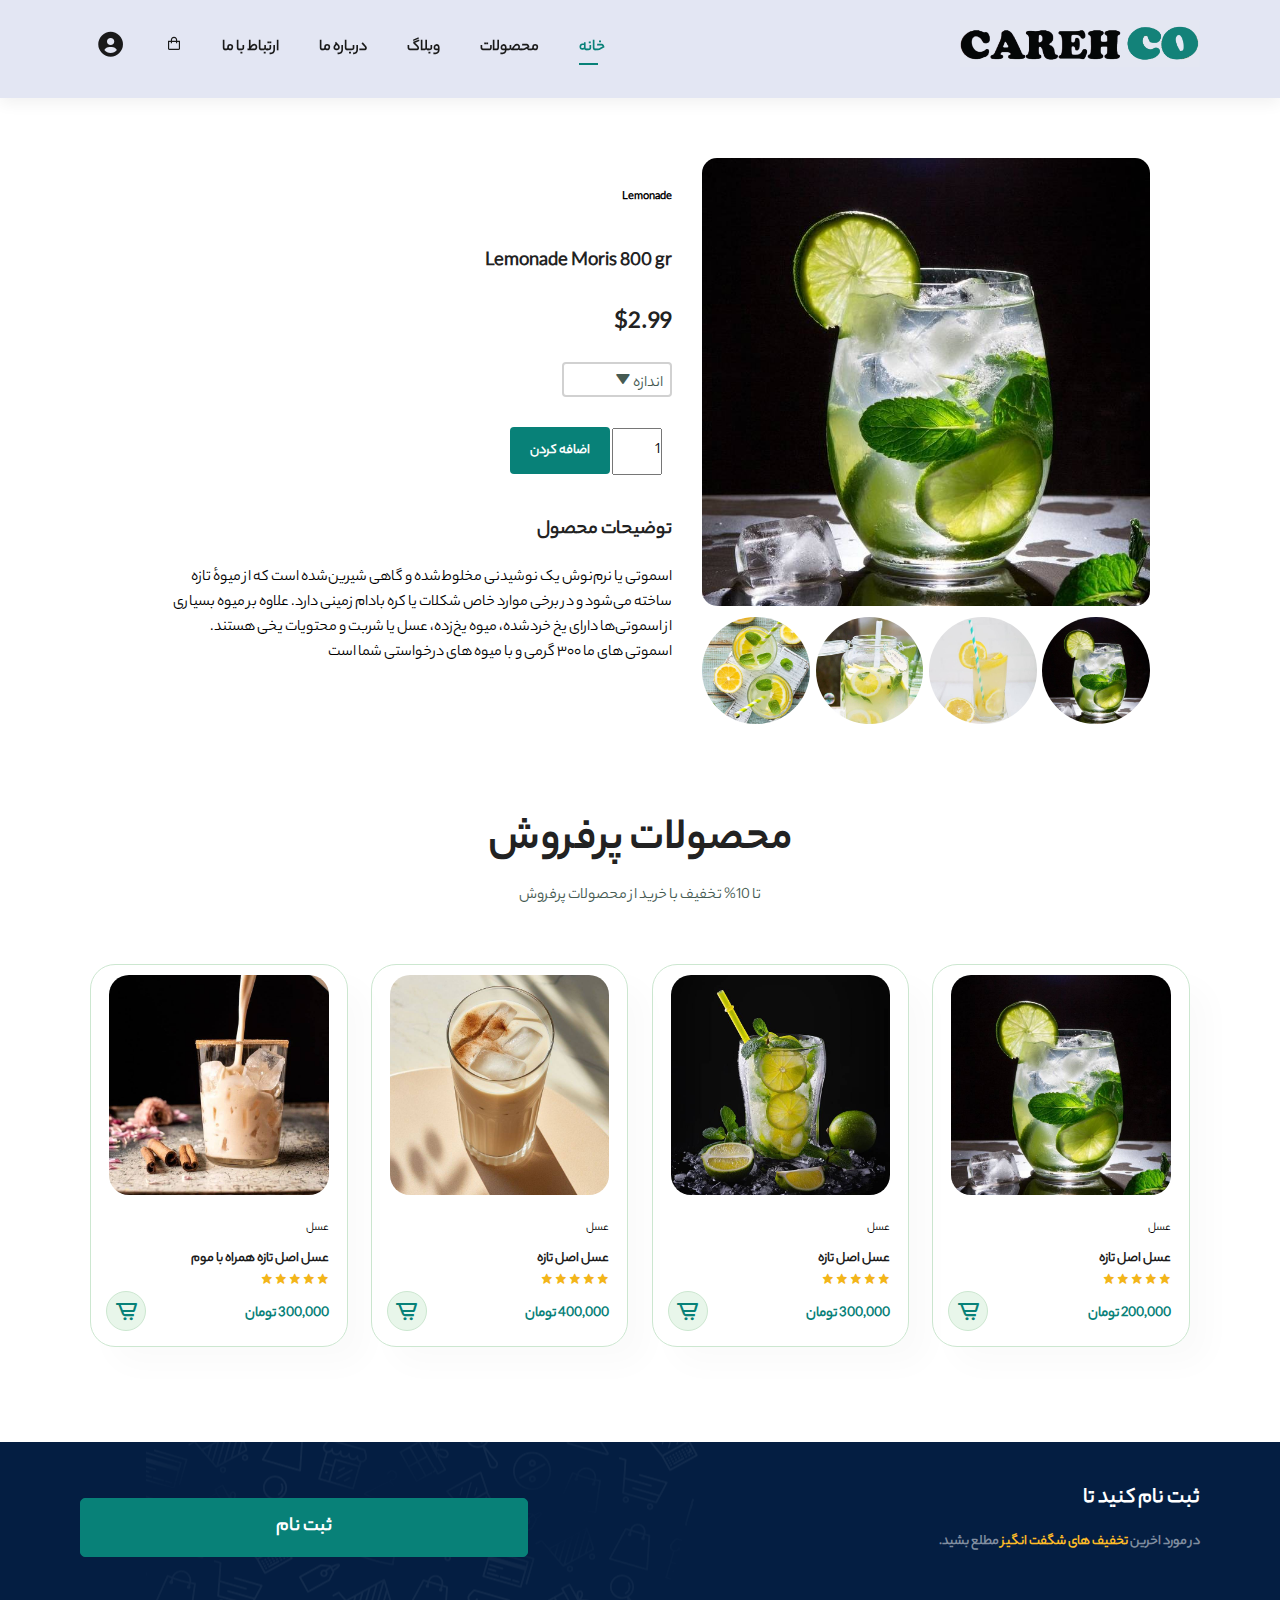
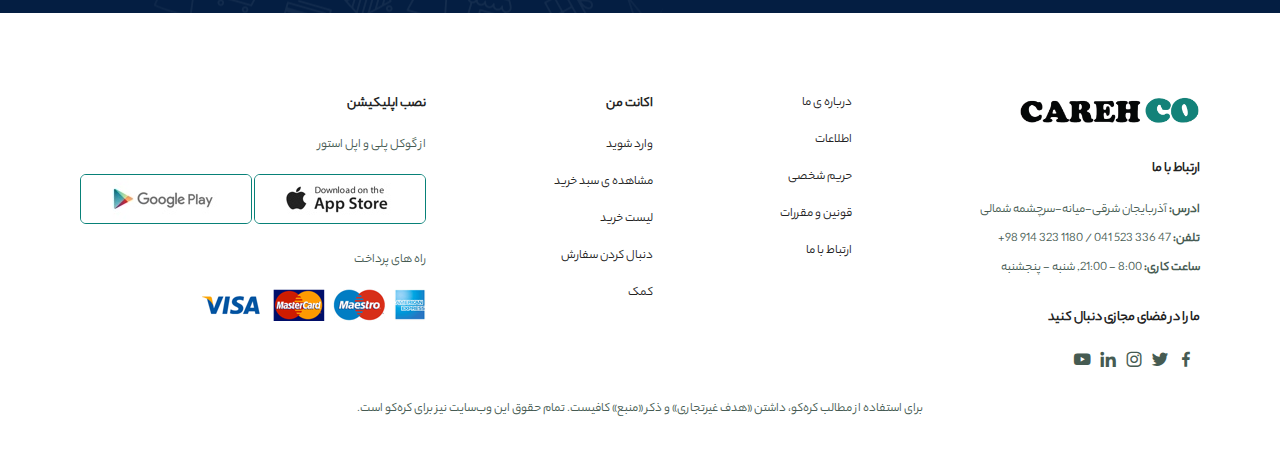
<file: sproduct5.html>
<!DOCTYPE html>
<html lang="en" dir="rtl">

<head>
    <meta charset="UTF-8">
    <meta http-equiv="X-UA-Coppatible" content="IE-edge">
    <meta name="viewport" content="width=device-width, initial-scale=1.0">
    <link href='https://unpkg.com/boxicons@2.1.4/css/boxicons.min.css' rel='stylesheet'>
    <link rel="stylesheet" href="css/style.css">
    <link rel="icon" href="img/header-logo.png" sizes="25x25" type="logo/png">
    <link href="css/persian.css" rel="stylesheet">
    <title>Cara</title>
</head> 

<body>
    
    <!-- Header -->
    
    <section id="header">
        <a href="index.html"><img src="img/logo (2).png" class="logo" alt=""></a>

        <div>
            <ul class="navbar">
                <li><a class="active" href="index.html">خانه</a></li>
                <li><a href="shop.html">محصولات</a></li>
                <li><a href="blog.html">وبلاگ</a></li>
                <li><a href="about.html">درباره ما</a></li>
                <li><a href="contact.html">ارتباط با ما</a></li>
                <li id="lg-bag"><a href="cart.html"><i class='bx bx-shopping-bag' id="cart"></i></a></li>
                <li id="lg-bag"><a href="user.html"><i class='bx bxs-user-circle' id="user"></i></a></li>
                <a href="#" id="close"><i class='bx bxs-shield-x'></i></a>
            </ul>
        </div>
        <div id="mobile">
            <a href="cart.html"><i class='bx bx-shopping-bag' ></i></a>
            <a href="user.html"><i class='bx bxs-user-circle'></i></a>
            <i id="bar" class='bx bx-menu'></i>
        </div>
    </section>

    <!--prodetails-->

    <section id="prodetails" class="section-p1">
        <div class="single-pro-image">
            <img src="img/product/mo1.jpg" width="100%" id="MainImg" alt="">

            <div class="small-img-group">
                <div class="small-img-col">
                    <img src="img/product/mo1.jpg" width="100%" class="small-img" alt="">
                </div>
                <div class="small-img-col">
                    <img src="img/product/mo5.jpg" width="100%" style="border-radius: 50%;" class="small-img" alt="">
                </div>
                <div class="small-img-col">
                    <img src="img/product/mo3.jpg" width="100%" style="border-radius: 50%;" class="small-img" alt="">
                </div>
                <div class="small-img-col">
                    <img src="img/product/mo4.jpg" width="100%" style="border-radius: 50%;" class="small-img" alt="">
                </div>
            </div>
        </div>

        <div id="single-pro-details" class="single-pro-details">
            <h6>Lemonade</h6>
            <h4>Lemonade Moris 800 gr</h4>
            <h2 id="price">$2.99</h2>
            <div class="select" id="option">
                <p id="tx">اندازه <i class='bx bxs-down-arrow'></i></p>
                <div id="items" class="items">
                    <li id="item-2">کوچک</li>
                    <li id="item-3">متوسط</li>
                    <li id="item-4">بزرگ</li>
                </div>
            </div>
            <div class="num-btn">
                <input type="number" value="1">
                <button class="normal">اضافه کردن</button>
            </div>
            <h4>توضیحات محصول</h4>
            <span>اسموتی یا نرم‌نوش یک نوشیدنی مخلوط‌شده و گاهی شیرین‌شده است که از میوهٔ تازه ساخته می‌شود و در برخی موارد خاص شکلات یا کره بادام زمینی دارد. علاوه بر میوه بسیاری از اسموتی‌ها دارای یخ خردشده، میوه یخ‌زده، عسل یا شربت و محتویات یخی هستند. اسموتی های ما ۳۰۰ گرمی و با میوه های درخواستی شما است</span>
        </div>
        
     </section>

     <!--product 1-->

     <section id="product1" class="section-p1">
        <h2>محصولات پرفروش</h2>
        <p>تا 10% تخفیف با خرید از محصولات پرفروش</p>
        <div class="pro-container">

            <div class="pro" onclick="window.location.href='sproduct.html'">
                    <img src="img/product/mo1.jpg" alt="">
                    <div class="des">
                        <span>عسل</span>
                        <h5>عسل اصل تازه</h5>
                        <div class="star">
                            <i class='bx bxs-star' ></i>
                            <i class='bx bxs-star' ></i>
                            <i class='bx bxs-star' ></i>
                            <i class='bx bxs-star' ></i>
                            <i class='bx bxs-star' ></i>
                        </div>
                        <h4>200,000 تومان</h4>
                    </div>
                    <a href="#"><i class='bx bx-cart-alt cart' ></i></a>
                </div>
    
                <div class="pro" onclick="window.location.href='sproduct2.html'">
                    <img src="img/product/mo2.jpg" alt="">
                    <div class="des">
                        <span>عسل</span>
                        <h5>عسل اصل تازه</h5>
                        <div class="star">
                            <i class='bx bxs-star' ></i>
                            <i class='bx bxs-star' ></i>
                            <i class='bx bxs-star' ></i>
                            <i class='bx bxs-star' ></i>
                            <i class='bx bxs-star' ></i>
                        </div>
                        <h4>300,000 تومان</h4>
                    </div>
                    <a href="#"><i class='bx bx-cart-alt cart' ></i></a>
                </div>
    
                <div class="pro" onclick="window.location.href='sproduct3.html'">
                    <img src="img/product/o1.jpg" alt="">
                    <div class="des">
                        <span>عسل</span>
                        <h5>عسل اصل تازه</h5>
                        <div class="star">
                            <i class='bx bxs-star' ></i>
                            <i class='bx bxs-star' ></i>
                            <i class='bx bxs-star' ></i>
                            <i class='bx bxs-star' ></i>
                            <i class='bx bxs-star' ></i>
                        </div>
                        <h4>400,000 تومان</h4>
                    </div>
                    <a href="#"><i class='bx bx-cart-alt cart' ></i></a>
                </div>
    
                <div class="pro" onclick="window.location.href='sproduct4.html'">
                    <img src="img/product/o2.jpg" alt="">
                    <div class="des">
                        <span>عسل</span>
                        <h5>عسل اصل تازه همراه با موم</h5>
                        <div class="star">
                            <i class='bx bxs-star' ></i>
                            <i class='bx bxs-star' ></i>
                            <i class='bx bxs-star' ></i>
                            <i class='bx bxs-star' ></i>
                            <i class='bx bxs-star' ></i>
                        </div>
                        <h4>300,000 تومان</h4>
                    </div>
                    <a href="#"><i class='bx bx-cart-alt cart' ></i></a>
                </div>
        </div>
    </section>

    <!--new letter-->

    <section id="newletter" class="section-p1 section-m1">
        <div class="newstext">
            <h4>ثبت نام کنید تا</h4>
            <p>در مورد اخرین <span>تخفیف های شگفت انگیز</span> مطلع بشید.</p>
        </div>
        <div class="form">
            <button class="normal" onclick="window.location.href='login.html'">ثبت نام</button>
        </div>
    </section>

    <!--footer-->
        
    <footer class="section-p1">
        <div class="col">
            <img class="logo" src="img/logo (1).png" alt="">
            <h4>ارتباط با ما</h4>
            <p><strong>ادرس: </strong>آذربایجان شرقی-میانه-سرچشمه شمالی
            </p>
            <p><strong>تلفن: </strong>47 336 523 041 / 1180 323 914 98+</p>
            <p><strong>ساعت کاری: </strong>8:00 - 21:00, شنبه - پنجشنبه</p>
            <div class="follow">
                <h4>ما را در فضای مجازی دنبال کنید</h4>
                <div class="icon">
                    <i class='bx bxl-facebook'></i>
                    <i class='bx bxl-twitter'></i>
                    <i class='bx bxl-instagram'></i>
                    <i class='bx bxl-linkedin'></i>
                    <i class='bx bxl-youtube'></i>
                </div>
            </div>
        </div>

        <div class="col">
            <a href="about.html">درباره ی ما</a>
            <a href="#">اطلاعات </a>
            <a href="#">حریم شخصی</a>
            <a href="#">قونین و مقررات</a>
            <a href="contact.html">ارتباط با ما</a>
        </div>

        <div class="col">
            <h4>اکانت من</h4>
            <a href="login.html">وارد شوید</a>
            <a href="cart.html">مشاهده ی سبد خرید</a>
            <a href="shop.html">لیست خرید</a>
            <a href="#">دنبال کردن سفارش</a>
            <a href="#">کمک</a>
        </div>

        <div class="col install">
            <h4>نصب اپلیکیشن</h4>
            <p>از گوکل پلی و اپل استور</p>
            <div class="row">
                <img src="img/pay/app.jpg" alt="">
                <img src="img/pay/play.jpg" alt="">
            </div>
            <p>راه های پرداخت</p>
            <img src="img/pay/pay.png" alt="">
        </div>

        <div class="copyright">
            <p>برای استفاده از مطالب کره‌کو، داشتن «هدف غیرتجاری» و ذکر «منبع» کافیست. تمام حقوق اين وب‌سايت نیز برای کره‌کو است.</p>
        </div>
    </footer>

    <script>
        var MainImg = document.getElementById("MainImg");
        var smallimg = document.getElementsByClassName("small-img");

        smallimg[0].onclick = function(){
            MainImg.src = smallimg[0].src;
        }
        smallimg[1].onclick = function(){
            MainImg.src = smallimg[1].src;
        }
        smallimg[2].onclick = function(){
            MainImg.src = smallimg[2].src;
        }
        smallimg[3].onclick = function(){
            MainImg.src = smallimg[3].src;
        }

        
    </script>

     <script src="js/script.js"></script>
</body>
</html>
</file>
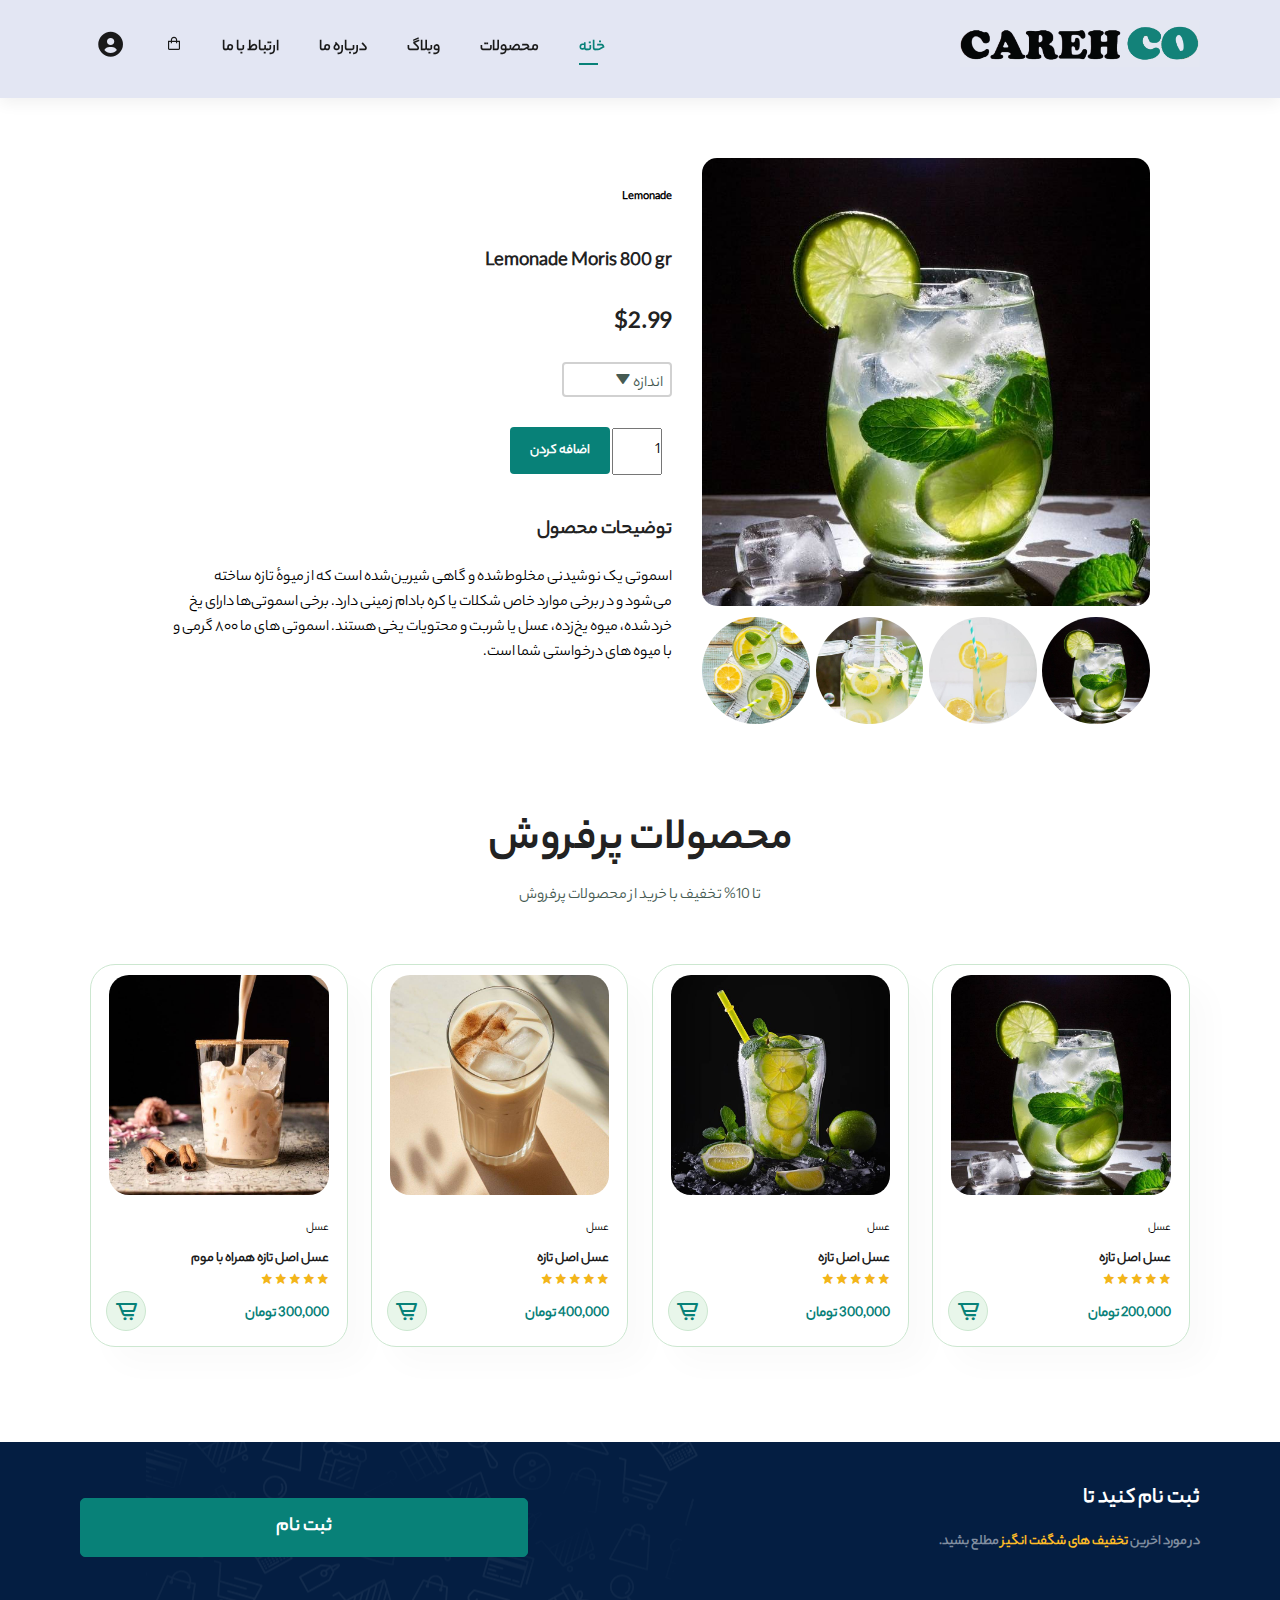
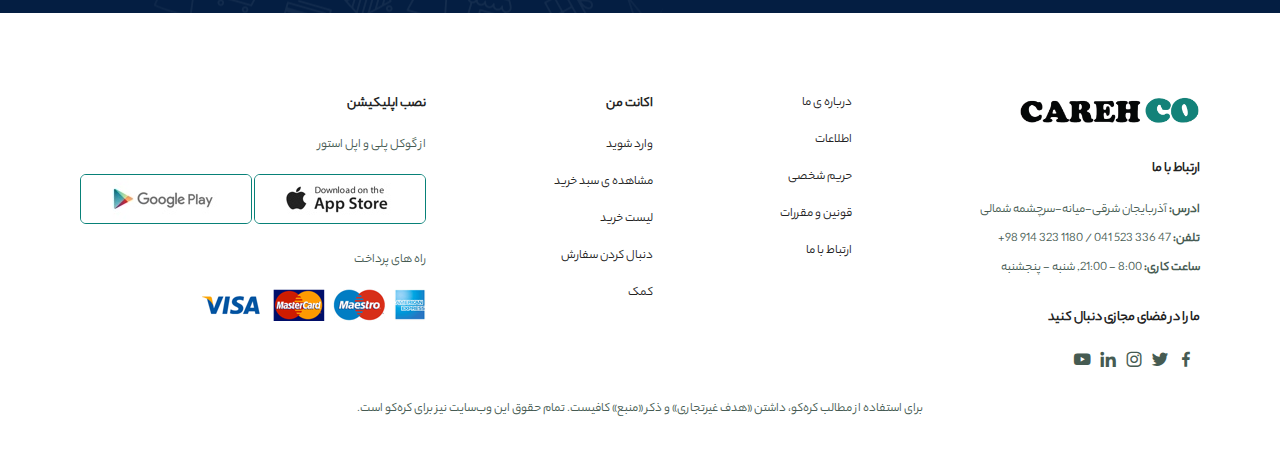
<file: sproduct6.html>
<!DOCTYPE html>
<html lang="en" dir="rtl">

<head>
    <meta charset="UTF-8">
    <meta http-equiv="X-UA-Coppatible" content="IE-edge">
    <meta name="viewport" content="width=device-width, initial-scale=1.0">
    <link href='https://unpkg.com/boxicons@2.1.4/css/boxicons.min.css' rel='stylesheet'>
    <link rel="stylesheet" href="css/style.css">
    <link rel="icon" href="img/header-logo.png" sizes="25x25" type="logo/png">
    <link href="css/persian.css" rel="stylesheet">
    <title>Cara</title>
</head> 

<body>
    
    <!-- Header -->
    
    <section id="header">
        <a href="index.html"><img src="img/logo (2).png" class="logo" alt=""></a>

        <div>
            <ul class="navbar">
                <li><a class="active" href="index.html">خانه</a></li>
                <li><a href="shop.html">محصولات</a></li>
                <li><a href="blog.html">وبلاگ</a></li>
                <li><a href="about.html">درباره ما</a></li>
                <li><a href="contact.html">ارتباط با ما</a></li>
                <li id="lg-bag"><a href="cart.html"><i class='bx bx-shopping-bag' id="cart"></i></a></li>
                <li id="lg-bag"><a href="user.html"><i class='bx bxs-user-circle' id="user"></i></a></li>
                <a href="#" id="close"><i class='bx bxs-shield-x'></i></a>
            </ul>
        </div>
        <div id="mobile">
            <a href="cart.html"><i class='bx bx-shopping-bag' ></i></a>
            <a href="user.html"><i class='bx bxs-user-circle'></i></a>
            <i id="bar" class='bx bx-menu'></i>
        </div>
    </section>
    <!--prodetails-->

    <section id="prodetails" class="section-p1">
        <div class="single-pro-image">
            <img src="img/product/mo1.jpg" width="100%" id="MainImg" alt="">

            <div class="small-img-group">
                <div class="small-img-col">
                    <img src="img/product/mo1.jpg" width="100%" class="small-img" alt="">
                </div>
                <div class="small-img-col">
                    <img src="img/product/mo5.jpg" width="100%" style="border-radius: 50%;" class="small-img" alt="">
                </div>
                <div class="small-img-col">
                    <img src="img/product/mo3.jpg" width="100%" style="border-radius: 50%;" class="small-img" alt="">
                </div>
                <div class="small-img-col">
                    <img src="img/product/mo4.jpg" width="100%" style="border-radius: 50%;" class="small-img" alt="">
                </div>
            </div>
        </div>

        <div id="single-pro-details" class="single-pro-details">
            <h6>Lemonade</h6>
            <h4>Lemonade Moris 800 gr</h4>
            <h2 id="price">$2.99</h2>
            <div class="select" id="option">
                <p id="tx">اندازه <i class='bx bxs-down-arrow'></i></p>
                <div id="items" class="items">
                    <li id="item-2">کوچک</li>
                    <li id="item-3">متوسط</li>
                    <li id="item-4">بزرگ</li>
                </div>
            </div>
            <div class="num-btn">
                <input type="number" value="1">
                <button class="normal">اضافه کردن</button>
            </div>
            <h4>توضیحات محصول</h4>
            <span>اسموتی یک نوشیدنی مخلوط‌شده و گاهی شیرین‌شده است که از میوهٔ تازه ساخته می‌شود و در برخی موارد خاص شکلات یا کره بادام زمینی دارد. برخی اسموتی‌ها دارای یخ خردشده، میوه یخ‌زده، عسل یا شربت و محتویات یخی هستند. اسموتی های ما ۸۰۰ گرمی و با میوه های درخواستی شما است.</span>
        </div>
        
     </section>

     <!--product 1-->

     <section id="product1" class="section-p1">
        <h2>محصولات پرفروش</h2>
        <p>تا 10% تخفیف با خرید از محصولات پرفروش</p>
        <div class="pro-container">

            <div class="pro" onclick="window.location.href='sproduct.html'">
                    <img src="img/product/mo1.jpg" alt="">
                    <div class="des">
                        <span>عسل</span>
                        <h5>عسل اصل تازه</h5>
                        <div class="star">
                            <i class='bx bxs-star' ></i>
                            <i class='bx bxs-star' ></i>
                            <i class='bx bxs-star' ></i>
                            <i class='bx bxs-star' ></i>
                            <i class='bx bxs-star' ></i>
                        </div>
                        <h4>200,000 تومان</h4>
                    </div>
                    <a href="#"><i class='bx bx-cart-alt cart' ></i></a>
                </div>
    
                <div class="pro" onclick="window.location.href='sproduct2.html'">
                    <img src="img/product/mo2.jpg" alt="">
                    <div class="des">
                        <span>عسل</span>
                        <h5>عسل اصل تازه</h5>
                        <div class="star">
                            <i class='bx bxs-star' ></i>
                            <i class='bx bxs-star' ></i>
                            <i class='bx bxs-star' ></i>
                            <i class='bx bxs-star' ></i>
                            <i class='bx bxs-star' ></i>
                        </div>
                        <h4>300,000 تومان</h4>
                    </div>
                    <a href="#"><i class='bx bx-cart-alt cart' ></i></a>
                </div>
    
                <div class="pro" onclick="window.location.href='sproduct3.html'">
                    <img src="img/product/o1.jpg" alt="">
                    <div class="des">
                        <span>عسل</span>
                        <h5>عسل اصل تازه</h5>
                        <div class="star">
                            <i class='bx bxs-star' ></i>
                            <i class='bx bxs-star' ></i>
                            <i class='bx bxs-star' ></i>
                            <i class='bx bxs-star' ></i>
                            <i class='bx bxs-star' ></i>
                        </div>
                        <h4>400,000 تومان</h4>
                    </div>
                    <a href="#"><i class='bx bx-cart-alt cart' ></i></a>
                </div>
    
                <div class="pro" onclick="window.location.href='sproduct4.html'">
                    <img src="img/product/o2.jpg" alt="">
                    <div class="des">
                        <span>عسل</span>
                        <h5>عسل اصل تازه همراه با موم</h5>
                        <div class="star">
                            <i class='bx bxs-star' ></i>
                            <i class='bx bxs-star' ></i>
                            <i class='bx bxs-star' ></i>
                            <i class='bx bxs-star' ></i>
                            <i class='bx bxs-star' ></i>
                        </div>
                        <h4>300,000 تومان</h4>
                    </div>
                    <a href="#"><i class='bx bx-cart-alt cart' ></i></a>
                </div>
        </div>
    </section>

    <!--new letter-->

    <section id="newletter" class="section-p1 section-m1">
        <div class="newstext">
            <h4>ثبت نام کنید تا</h4>
            <p>در مورد اخرین <span>تخفیف های شگفت انگیز</span> مطلع بشید.</p>
        </div>
        <div class="form">
            <button class="normal" onclick="window.location.href='login.html'">ثبت نام</button>
        </div>
    </section>

    <!--footer-->
        
    <footer class="section-p1">
        <div class="col">
            <img class="logo" src="img/logo (1).png" alt="">
            <h4>ارتباط با ما</h4>
            <p><strong>ادرس: </strong>آذربایجان شرقی-میانه-سرچشمه شمالی
            </p>
            <p><strong>تلفن: </strong>47 336 523 041 / 1180 323 914 98+</p>
            <p><strong>ساعت کاری: </strong>8:00 - 21:00, شنبه - پنجشنبه</p>
            <div class="follow">
                <h4>ما را در فضای مجازی دنبال کنید</h4>
                <div class="icon">
                    <i class='bx bxl-facebook'></i>
                    <i class='bx bxl-twitter'></i>
                    <i class='bx bxl-instagram'></i>
                    <i class='bx bxl-linkedin'></i>
                    <i class='bx bxl-youtube'></i>
                </div>
            </div>
        </div>

        <div class="col">
            <a href="about.html">درباره ی ما</a>
            <a href="#">اطلاعات </a>
            <a href="#">حریم شخصی</a>
            <a href="#">قونین و مقررات</a>
            <a href="contact.html">ارتباط با ما</a>
        </div>

        <div class="col">
            <h4>اکانت من</h4>
            <a href="login.html">وارد شوید</a>
            <a href="cart.html">مشاهده ی سبد خرید</a>
            <a href="shop.html">لیست خرید</a>
            <a href="#">دنبال کردن سفارش</a>
            <a href="#">کمک</a>
        </div>

        <div class="col install">
            <h4>نصب اپلیکیشن</h4>
            <p>از گوکل پلی و اپل استور</p>
            <div class="row">
                <img src="img/pay/app.jpg" alt="">
                <img src="img/pay/play.jpg" alt="">
            </div>
            <p>راه های پرداخت</p>
            <img src="img/pay/pay.png" alt="">
        </div>

        <div class="copyright">
            <p>برای استفاده از مطالب کره‌کو، داشتن «هدف غیرتجاری» و ذکر «منبع» کافیست. تمام حقوق اين وب‌سايت نیز برای کره‌کو است.</p>
        </div>
    </footer>
    
    <script>
        var MainImg = document.getElementById("MainImg");
        var smallimg = document.getElementsByClassName("small-img");

        smallimg[0].onclick = function(){
            MainImg.src = smallimg[0].src;
        }
        smallimg[1].onclick = function(){
            MainImg.src = smallimg[1].src;
        }
        smallimg[2].onclick = function(){
            MainImg.src = smallimg[2].src;
        }
        smallimg[3].onclick = function(){
            MainImg.src = smallimg[3].src;
        }

        
    </script>

     <script src="js/script.js"></script>
</body>
</html>
</file>
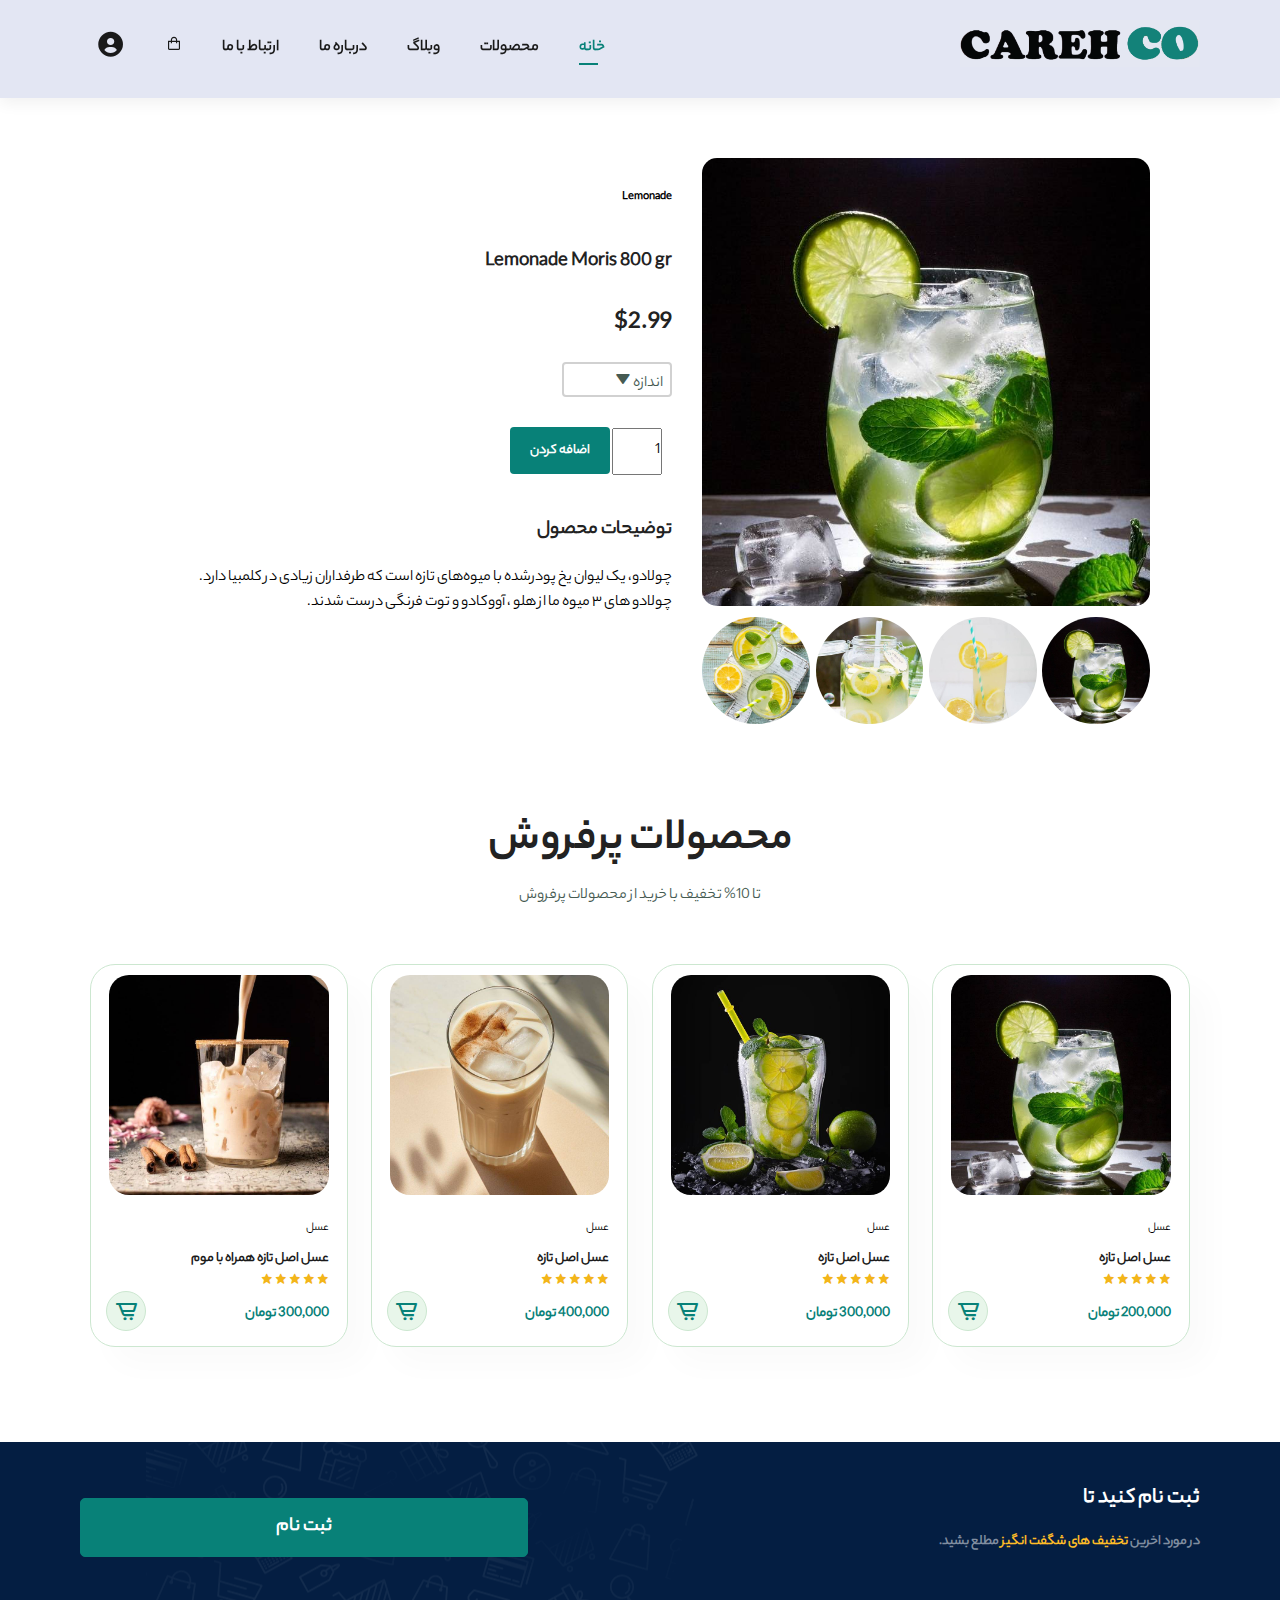
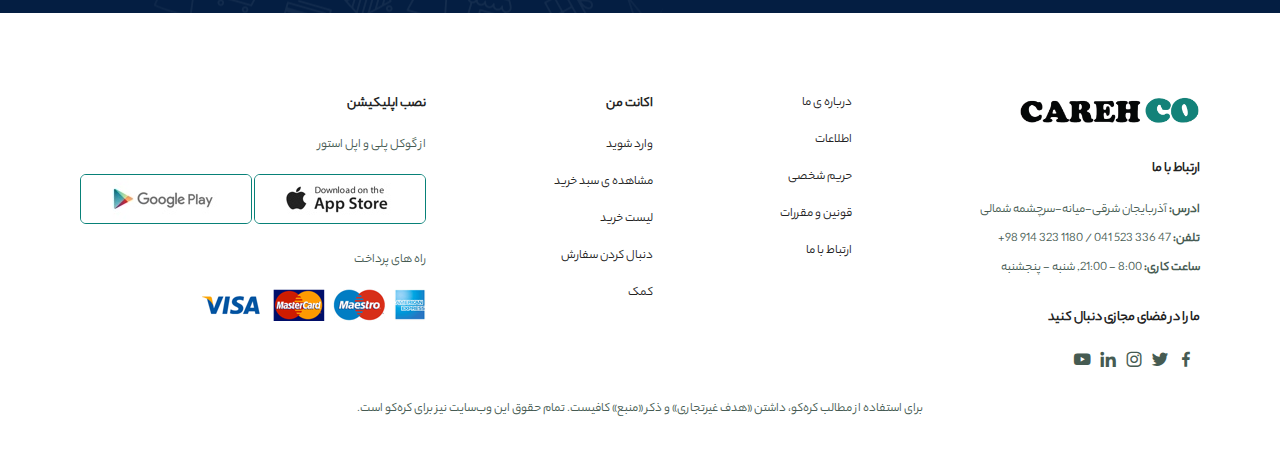
<file: sproduct7.html>
<!DOCTYPE html>
<html lang="en" dir="rtl">

<head>
    <meta charset="UTF-8">
    <meta http-equiv="X-UA-Coppatible" content="IE-edge">
    <meta name="viewport" content="width=device-width, initial-scale=1.0">
    <link href='https://unpkg.com/boxicons@2.1.4/css/boxicons.min.css' rel='stylesheet'>
    <link rel="stylesheet" href="css/style.css">
    <link rel="icon" href="img/header-logo.png" sizes="25x25" type="logo/png">
    <link href="css/persian.css" rel="stylesheet">
    <title>Cara</title>
</head> 

<body>
    
    <!-- Header -->
    
    <section id="header">
        <a href="index.html"><img src="img/logo (2).png" class="logo" alt=""></a>

        <div>
            <ul class="navbar">
                <li><a class="active" href="index.html">خانه</a></li>
                <li><a href="shop.html">محصولات</a></li>
                <li><a href="blog.html">وبلاگ</a></li>
                <li><a href="about.html">درباره ما</a></li>
                <li><a href="contact.html">ارتباط با ما</a></li>
                <li id="lg-bag"><a href="cart.html"><i class='bx bx-shopping-bag' id="cart"></i></a></li>
                <li id="lg-bag"><a href="user.html"><i class='bx bxs-user-circle' id="user"></i></a></li>
                <a href="#" id="close"><i class='bx bxs-shield-x'></i></a>
            </ul>
        </div>
        <div id="mobile">
            <a href="cart.html"><i class='bx bx-shopping-bag' ></i></a>
            <a href="user.html"><i class='bx bxs-user-circle'></i></a>
            <i id="bar" class='bx bx-menu'></i>
        </div>
    </section>

    <!--prodetails-->

    <section id="prodetails" class="section-p1">
        <div class="single-pro-image">
            <img src="img/product/mo1.jpg" width="100%" id="MainImg" alt="">

            <div class="small-img-group">
                <div class="small-img-col">
                    <img src="img/product/mo1.jpg" width="100%" class="small-img" alt="">
                </div>
                <div class="small-img-col">
                    <img src="img/product/mo5.jpg" width="100%" style="border-radius: 50%;" class="small-img" alt="">
                </div>
                <div class="small-img-col">
                    <img src="img/product/mo3.jpg" width="100%" style="border-radius: 50%;" class="small-img" alt="">
                </div>
                <div class="small-img-col">
                    <img src="img/product/mo4.jpg" width="100%" style="border-radius: 50%;" class="small-img" alt="">
                </div>
            </div>
        </div>

        <div id="single-pro-details" class="single-pro-details">
            <h6>Lemonade</h6>
            <h4>Lemonade Moris 800 gr</h4>
            <h2 id="price">$2.99</h2>
            <div class="select" id="option">
                <p id="tx">اندازه <i class='bx bxs-down-arrow'></i></p>
                <div id="items" class="items">
                    <li id="item-2">کوچک</li>
                    <li id="item-3">متوسط</li>
                    <li id="item-4">بزرگ</li>
                </div>
            </div>
            <div class="num-btn">
                <input type="number" value="1">
                <button class="normal">اضافه کردن</button>
            </div>
            <h4>توضیحات محصول</h4>
            <span>چولادو، یک لیوان یخ پودرشده با میوه‌های تازه است که طرفداران زیادی در کلمبیا دارد. چولادو های ۳ میوه ما از هلو ، آووکادو و توت فرنگی درست شدند.</span>
        </div>
        
     </section>

     <!--product 1-->

     <section id="product1" class="section-p1">
        <h2>محصولات پرفروش</h2>
        <p>تا 10% تخفیف با خرید از محصولات پرفروش</p>
        <div class="pro-container">

            <div class="pro" onclick="window.location.href='sproduct.html'">
                    <img src="img/product/mo1.jpg" alt="">
                    <div class="des">
                        <span>عسل</span>
                        <h5>عسل اصل تازه</h5>
                        <div class="star">
                            <i class='bx bxs-star' ></i>
                            <i class='bx bxs-star' ></i>
                            <i class='bx bxs-star' ></i>
                            <i class='bx bxs-star' ></i>
                            <i class='bx bxs-star' ></i>
                        </div>
                        <h4>200,000 تومان</h4>
                    </div>
                    <a href="#"><i class='bx bx-cart-alt cart' ></i></a>
                </div>
    
                <div class="pro" onclick="window.location.href='sproduct2.html'">
                    <img src="img/product/mo2.jpg" alt="">
                    <div class="des">
                        <span>عسل</span>
                        <h5>عسل اصل تازه</h5>
                        <div class="star">
                            <i class='bx bxs-star' ></i>
                            <i class='bx bxs-star' ></i>
                            <i class='bx bxs-star' ></i>
                            <i class='bx bxs-star' ></i>
                            <i class='bx bxs-star' ></i>
                        </div>
                        <h4>300,000 تومان</h4>
                    </div>
                    <a href="#"><i class='bx bx-cart-alt cart' ></i></a>
                </div>
    
                <div class="pro" onclick="window.location.href='sproduct3.html'">
                    <img src="img/product/o1.jpg" alt="">
                    <div class="des">
                        <span>عسل</span>
                        <h5>عسل اصل تازه</h5>
                        <div class="star">
                            <i class='bx bxs-star' ></i>
                            <i class='bx bxs-star' ></i>
                            <i class='bx bxs-star' ></i>
                            <i class='bx bxs-star' ></i>
                            <i class='bx bxs-star' ></i>
                        </div>
                        <h4>400,000 تومان</h4>
                    </div>
                    <a href="#"><i class='bx bx-cart-alt cart' ></i></a>
                </div>
    
                <div class="pro" onclick="window.location.href='sproduct4.html'">
                    <img src="img/product/o2.jpg" alt="">
                    <div class="des">
                        <span>عسل</span>
                        <h5>عسل اصل تازه همراه با موم</h5>
                        <div class="star">
                            <i class='bx bxs-star' ></i>
                            <i class='bx bxs-star' ></i>
                            <i class='bx bxs-star' ></i>
                            <i class='bx bxs-star' ></i>
                            <i class='bx bxs-star' ></i>
                        </div>
                        <h4>300,000 تومان</h4>
                    </div>
                    <a href="#"><i class='bx bx-cart-alt cart' ></i></a>
                </div>
        </div>
    </section>

    <!--new letter-->

    <section id="newletter" class="section-p1 section-m1">
        <div class="newstext">
            <h4>ثبت نام کنید تا</h4>
            <p>در مورد اخرین <span>تخفیف های شگفت انگیز</span> مطلع بشید.</p>
        </div>
        <div class="form">
            <button class="normal" onclick="window.location.href='login.html'">ثبت نام</button>
        </div>
    </section>

    <!--footer-->
        
    <footer class="section-p1">
        <div class="col">
            <img class="logo" src="img/logo (1).png" alt="">
            <h4>ارتباط با ما</h4>
            <p><strong>ادرس: </strong>آذربایجان شرقی-میانه-سرچشمه شمالی
            </p>
            <p><strong>تلفن: </strong>47 336 523 041 / 1180 323 914 98+</p>
            <p><strong>ساعت کاری: </strong>8:00 - 21:00, شنبه - پنجشنبه</p>
            <div class="follow">
                <h4>ما را در فضای مجازی دنبال کنید</h4>
                <div class="icon">
                    <i class='bx bxl-facebook'></i>
                    <i class='bx bxl-twitter'></i>
                    <i class='bx bxl-instagram'></i>
                    <i class='bx bxl-linkedin'></i>
                    <i class='bx bxl-youtube'></i>
                </div>
            </div>
        </div>

        <div class="col">
            <a href="about.html">درباره ی ما</a>
            <a href="#">اطلاعات </a>
            <a href="#">حریم شخصی</a>
            <a href="#">قونین و مقررات</a>
            <a href="contact.html">ارتباط با ما</a>
        </div>

        <div class="col">
            <h4>اکانت من</h4>
            <a href="login.html">وارد شوید</a>
            <a href="cart.html">مشاهده ی سبد خرید</a>
            <a href="shop.html">لیست خرید</a>
            <a href="#">دنبال کردن سفارش</a>
            <a href="#">کمک</a>
        </div>

        <div class="col install">
            <h4>نصب اپلیکیشن</h4>
            <p>از گوکل پلی و اپل استور</p>
            <div class="row">
                <img src="img/pay/app.jpg" alt="">
                <img src="img/pay/play.jpg" alt="">
            </div>
            <p>راه های پرداخت</p>
            <img src="img/pay/pay.png" alt="">
        </div>

        <div class="copyright">
            <p>برای استفاده از مطالب کره‌کو، داشتن «هدف غیرتجاری» و ذکر «منبع» کافیست. تمام حقوق اين وب‌سايت نیز برای کره‌کو است.</p>
        </div>
    </footer>

    <script>
        var MainImg = document.getElementById("MainImg");
        var smallimg = document.getElementsByClassName("small-img");

        smallimg[0].onclick = function(){
            MainImg.src = smallimg[0].src;
        }
        smallimg[1].onclick = function(){
            MainImg.src = smallimg[1].src;
        }
        smallimg[2].onclick = function(){
            MainImg.src = smallimg[2].src;
        }
        smallimg[3].onclick = function(){
            MainImg.src = smallimg[3].src;
        }

        
    </script>

     <script src="js/script.js"></script>
</body>
</html>
</file>
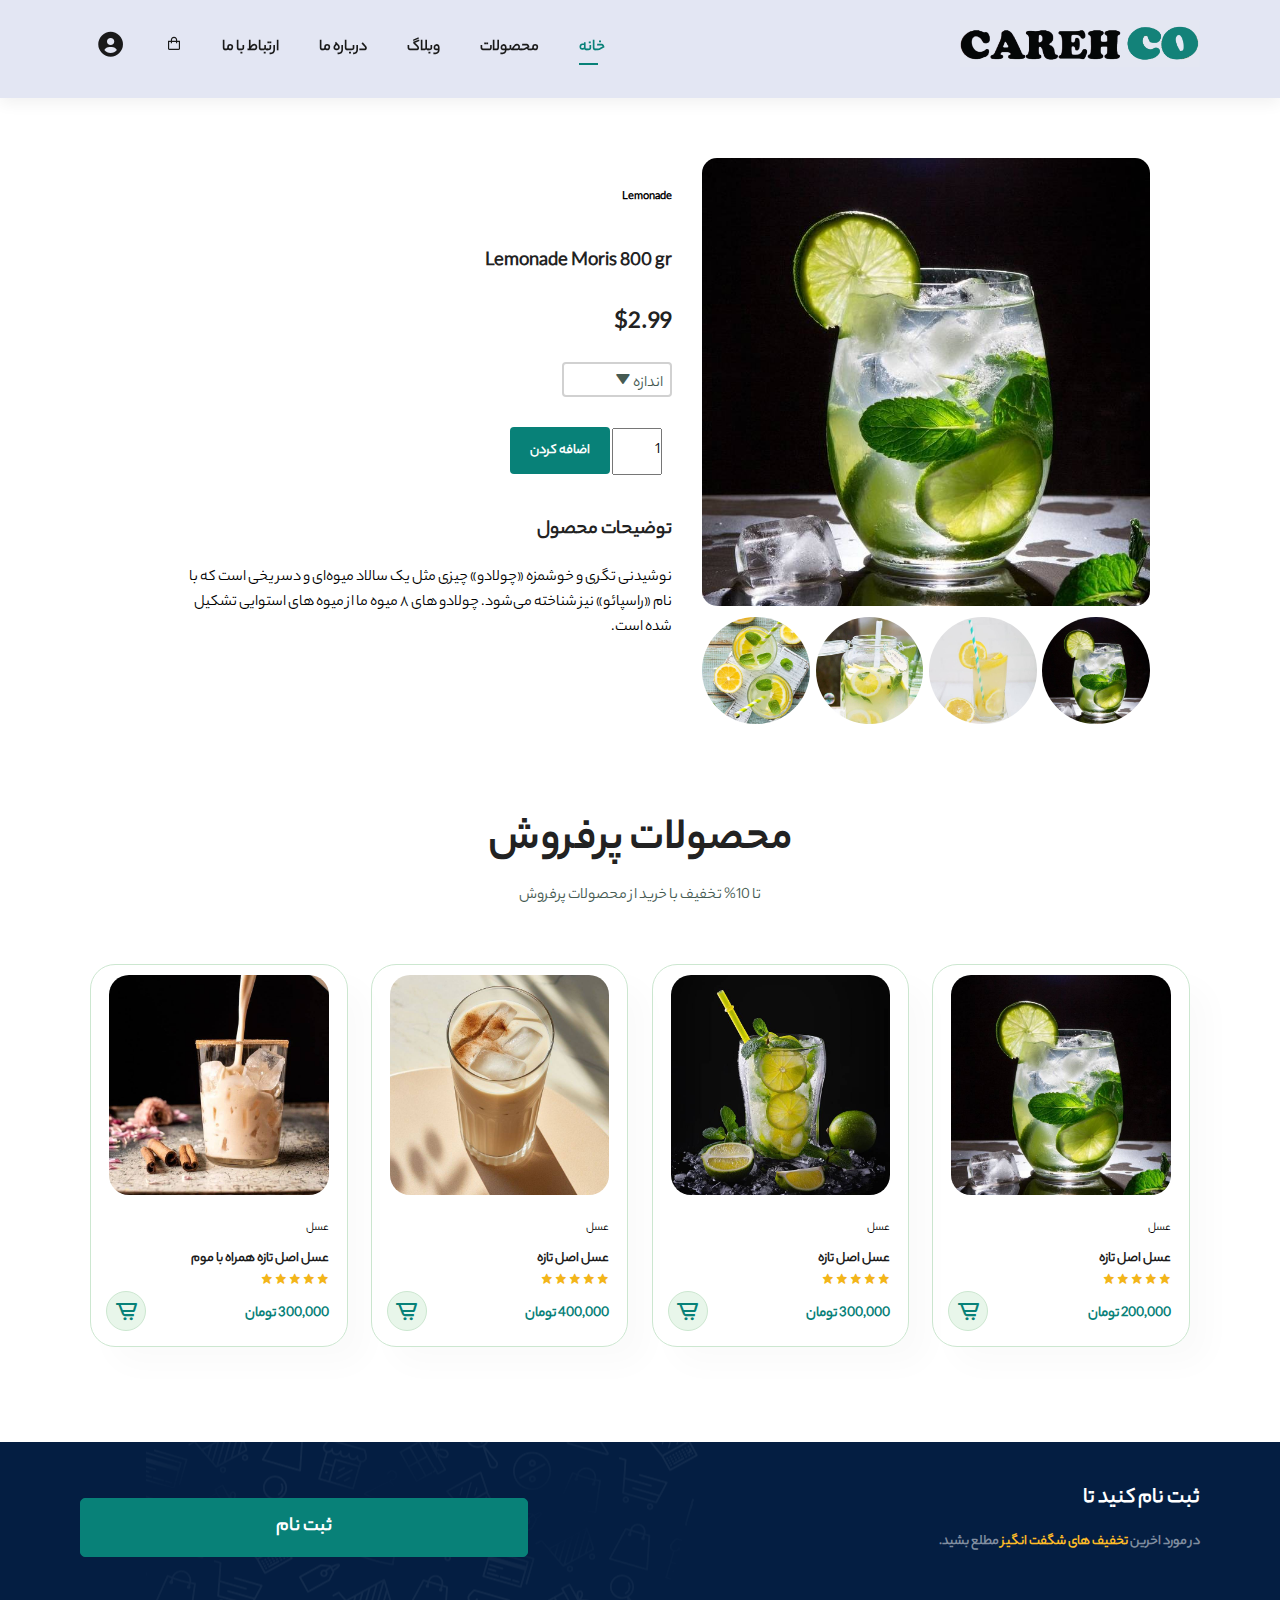
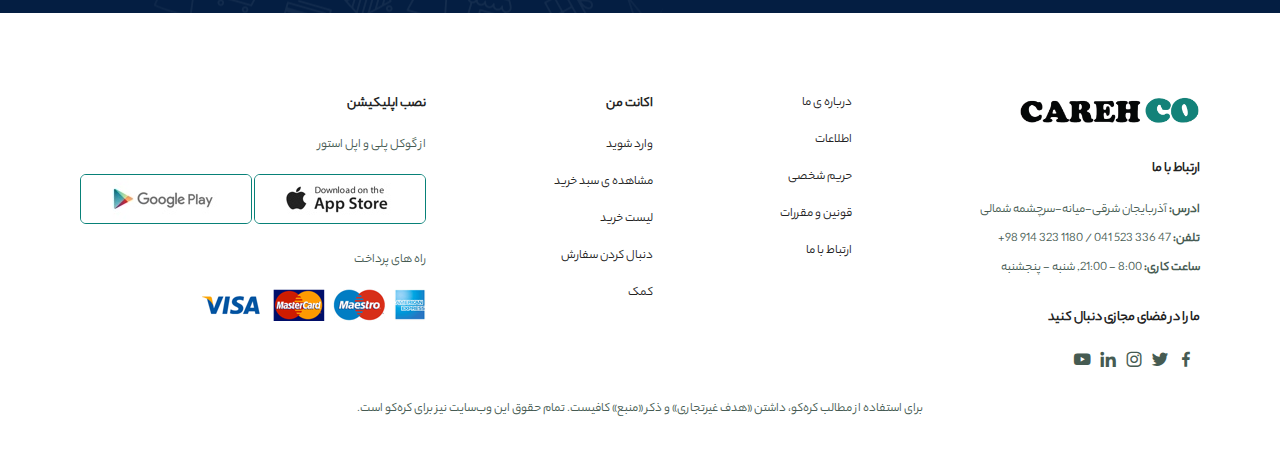
<file: sproduct8.html>
<!DOCTYPE html>
<html lang="en" dir="rtl">

<head>
    <meta charset="UTF-8">
    <meta http-equiv="X-UA-Coppatible" content="IE-edge">
    <meta name="viewport" content="width=device-width, initial-scale=1.0">
    <link href='https://unpkg.com/boxicons@2.1.4/css/boxicons.min.css' rel='stylesheet'>
    <link rel="stylesheet" href="css/style.css">
    <link rel="icon" href="img/header-logo.png" sizes="25x25" type="logo/png">
    <link href="css/persian.css" rel="stylesheet">
    <title>Cara</title>
</head> 

<body>
    
    <!-- Header -->
    
    <section id="header">
        <a href="index.html"><img src="img/logo (2).png" class="logo" alt=""></a>

        <div>
            <ul class="navbar">
                <li><a class="active" href="index.html">خانه</a></li>
                <li><a href="shop.html">محصولات</a></li>
                <li><a href="blog.html">وبلاگ</a></li>
                <li><a href="about.html">درباره ما</a></li>
                <li><a href="contact.html">ارتباط با ما</a></li>
                <li id="lg-bag"><a href="cart.html"><i class='bx bx-shopping-bag' id="cart"></i></a></li>
                <li id="lg-bag"><a href="user.html"><i class='bx bxs-user-circle' id="user"></i></a></li>
                <a href="#" id="close"><i class='bx bxs-shield-x'></i></a>
            </ul>
        </div>
        <div id="mobile">
            <a href="cart.html"><i class='bx bx-shopping-bag' ></i></a>
            <a href="user.html"><i class='bx bxs-user-circle'></i></a>
            <i id="bar" class='bx bx-menu'></i>
        </div>
    </section>

    <!--prodetails-->

    <section id="prodetails" class="section-p1">
        <div class="single-pro-image">
            <img src="img/product/mo1.jpg" width="100%" id="MainImg" alt="">

            <div class="small-img-group">
                <div class="small-img-col">
                    <img src="img/product/mo1.jpg" width="100%" class="small-img" alt="">
                </div>
                <div class="small-img-col">
                    <img src="img/product/mo5.jpg" width="100%" style="border-radius: 50%;" class="small-img" alt="">
                </div>
                <div class="small-img-col">
                    <img src="img/product/mo3.jpg" width="100%" style="border-radius: 50%;" class="small-img" alt="">
                </div>
                <div class="small-img-col">
                    <img src="img/product/mo4.jpg" width="100%" style="border-radius: 50%;" class="small-img" alt="">
                </div>
            </div>
        </div>

        <div id="single-pro-details" class="single-pro-details">
            <h6>Lemonade</h6>
            <h4>Lemonade Moris 800 gr</h4>
            <h2 id="price">$2.99</h2>
            <div class="select" id="option">
                <p id="tx">اندازه <i class='bx bxs-down-arrow'></i></p>
                <div id="items" class="items">
                    <li id="item-2">کوچک</li>
                    <li id="item-3">متوسط</li>
                    <li id="item-4">بزرگ</li>
                </div>
            </div>
            <div class="num-btn">
                <input type="number" value="1">
                <button class="normal">اضافه کردن</button>
            </div>
            <h4>توضیحات محصول</h4>
            <span>نوشیدنی تگری و خوشمزه‌ «چولادو»  چیزی مثل یک سالاد میوه‌ای و دسر یخی است که با نام «راسپائو» نیز شناخته می‌شود. چولادو های ۸ میوه ما از میوه های استوایی تشکیل شده است.</span>
        </div>
        
     </section>

     <!--product 1-->

     <section id="product1" class="section-p1">
        <h2>محصولات پرفروش</h2>
        <p>تا 10% تخفیف با خرید از محصولات پرفروش</p>
        <div class="pro-container">

            <div class="pro" onclick="window.location.href='sproduct.html'">
                    <img src="img/product/mo1.jpg" alt="">
                    <div class="des">
                        <span>عسل</span>
                        <h5>عسل اصل تازه</h5>
                        <div class="star">
                            <i class='bx bxs-star' ></i>
                            <i class='bx bxs-star' ></i>
                            <i class='bx bxs-star' ></i>
                            <i class='bx bxs-star' ></i>
                            <i class='bx bxs-star' ></i>
                        </div>
                        <h4>200,000 تومان</h4>
                    </div>
                    <a href="#"><i class='bx bx-cart-alt cart' ></i></a>
                </div>
    
                <div class="pro" onclick="window.location.href='sproduct2.html'">
                    <img src="img/product/mo2.jpg" alt="">
                    <div class="des">
                        <span>عسل</span>
                        <h5>عسل اصل تازه</h5>
                        <div class="star">
                            <i class='bx bxs-star' ></i>
                            <i class='bx bxs-star' ></i>
                            <i class='bx bxs-star' ></i>
                            <i class='bx bxs-star' ></i>
                            <i class='bx bxs-star' ></i>
                        </div>
                        <h4>300,000 تومان</h4>
                    </div>
                    <a href="#"><i class='bx bx-cart-alt cart' ></i></a>
                </div>
    
                <div class="pro" onclick="window.location.href='sproduct3.html'">
                    <img src="img/product/o1.jpg" alt="">
                    <div class="des">
                        <span>عسل</span>
                        <h5>عسل اصل تازه</h5>
                        <div class="star">
                            <i class='bx bxs-star' ></i>
                            <i class='bx bxs-star' ></i>
                            <i class='bx bxs-star' ></i>
                            <i class='bx bxs-star' ></i>
                            <i class='bx bxs-star' ></i>
                        </div>
                        <h4>400,000 تومان</h4>
                    </div>
                    <a href="#"><i class='bx bx-cart-alt cart' ></i></a>
                </div>
    
                <div class="pro" onclick="window.location.href='sproduct4.html'">
                    <img src="img/product/o2.jpg" alt="">
                    <div class="des">
                        <span>عسل</span>
                        <h5>عسل اصل تازه همراه با موم</h5>
                        <div class="star">
                            <i class='bx bxs-star' ></i>
                            <i class='bx bxs-star' ></i>
                            <i class='bx bxs-star' ></i>
                            <i class='bx bxs-star' ></i>
                            <i class='bx bxs-star' ></i>
                        </div>
                        <h4>300,000 تومان</h4>
                    </div>
                    <a href="#"><i class='bx bx-cart-alt cart' ></i></a>
                </div>
        </div>
    </section>

    <!--new letter-->

    <section id="newletter" class="section-p1 section-m1">
        <div class="newstext">
            <h4>ثبت نام کنید تا</h4>
            <p>در مورد اخرین <span>تخفیف های شگفت انگیز</span> مطلع بشید.</p>
        </div>
        <div class="form">
            <button class="normal" onclick="window.location.href='login.html'">ثبت نام</button>
        </div>
    </section>

    <!--footer-->
        
    <footer class="section-p1">
        <div class="col">
            <img class="logo" src="img/logo (1).png" alt="">
            <h4>ارتباط با ما</h4>
            <p><strong>ادرس: </strong>آذربایجان شرقی-میانه-سرچشمه شمالی
            </p>
            <p><strong>تلفن: </strong>47 336 523 041 / 1180 323 914 98+</p>
            <p><strong>ساعت کاری: </strong>8:00 - 21:00, شنبه - پنجشنبه</p>
            <div class="follow">
                <h4>ما را در فضای مجازی دنبال کنید</h4>
                <div class="icon">
                    <i class='bx bxl-facebook'></i>
                    <i class='bx bxl-twitter'></i>
                    <i class='bx bxl-instagram'></i>
                    <i class='bx bxl-linkedin'></i>
                    <i class='bx bxl-youtube'></i>
                </div>
            </div>
        </div>

        <div class="col">
            <a href="about.html">درباره ی ما</a>
            <a href="#">اطلاعات </a>
            <a href="#">حریم شخصی</a>
            <a href="#">قونین و مقررات</a>
            <a href="contact.html">ارتباط با ما</a>
        </div>

        <div class="col">
            <h4>اکانت من</h4>
            <a href="login.html">وارد شوید</a>
            <a href="cart.html">مشاهده ی سبد خرید</a>
            <a href="shop.html">لیست خرید</a>
            <a href="#">دنبال کردن سفارش</a>
            <a href="#">کمک</a>
        </div>

        <div class="col install">
            <h4>نصب اپلیکیشن</h4>
            <p>از گوکل پلی و اپل استور</p>
            <div class="row">
                <img src="img/pay/app.jpg" alt="">
                <img src="img/pay/play.jpg" alt="">
            </div>
            <p>راه های پرداخت</p>
            <img src="img/pay/pay.png" alt="">
        </div>

        <div class="copyright">
            <p>برای استفاده از مطالب کره‌کو، داشتن «هدف غیرتجاری» و ذکر «منبع» کافیست. تمام حقوق اين وب‌سايت نیز برای کره‌کو است.</p>
        </div>
    </footer>

    <script>
        var MainImg = document.getElementById("MainImg");
        var smallimg = document.getElementsByClassName("small-img");

        smallimg[0].onclick = function(){
            MainImg.src = smallimg[0].src;
        }
        smallimg[1].onclick = function(){
            MainImg.src = smallimg[1].src;
        }
        smallimg[2].onclick = function(){
            MainImg.src = smallimg[2].src;
        }
        smallimg[3].onclick = function(){
            MainImg.src = smallimg[3].src;
        }

        
    </script>

     <script src="js/script.js"></script>
</body>
</html>
</file>
<file: css/persian.css>
*{
    margin: 0;
    padding: 0;
    box-sizing: border-box;
    font-family: yekanbakh;
    
}

@font-face {
    font-family: yekanbakh;
    src:url('../font/Yekan\ Bakh.ttf')
}
@font-face {
    font-family: yekanbakh-light;
    src:url('../font/Yekan\ Bakh\ -Light.ttf')
}
@font-face {
    font-family: yekanbakh-bold;
    src:url('../font/Yekan\ Bakh\ -Bold.ttf')
}
@font-face {
    font-family: yekanbakh-medium;
    src:url('../font/Yekan\ Bakh\ -\ Medium.ttf')
}
@font-face {
    font-family: yekanbakh-heavy;
    src:url('../font/Yekan\ Bakh\ -\ Heavy.ttf')
}
@font-face {
    font-family: yekanbakh-hairline;
    src:url('../font/Yekan\ Bakh\ -\ Hairline.ttf')
}
@font-face {
    font-family: yekanbakh-fat;
    src:url('../font/Yekan\ Bakh\ -\ Fat.ttf')
}

h1{
    font-size: 50px;
    line-height: 64px;
    color: #222;
    font-family: yekanbakh-heavy;
}

h2{
    font-size: 46px;
    line-height: 54px;
    color: #222;
    font-family: yekanbakh-bold;
}

h4{
    font-size: 20px;
    color: #222;
}

h6{
    font-weight: 700;
    font-size: 12px;
}

p{
    font-size: 16px;
    color: #465b52;
    margin: 15px 0 20px 0;
}

a{
    text-decoration: none;
    color: #000;
}

.light{
    color: #F3CC94 !important;
}

.light2{
    color: #FBFF00 !important;
    font-family: yekanbakh-heavy !important;
}

.dark{
    color: #000 !important;
    font-family: yekanbakh-bold;
}

.dark span{
    font-family: yekanbakh !important;
}

.heavy{
    font-family: yekanbakh-heavy !important;
    font-size: 15px;
}

.section-p1{
    padding: 40px 80px;
}

.section-m1{
    margin: 40px 0;
}

button.normal{
    font-size: 14px;
    font-weight: 900;
    padding: 13px 18px;
    color: #fff;
    background-color: transparent;
    border-radius: 4px;
    cursor: pointer;
    border: 1px solid #088178;
    outline: none;
    transition: 0.2s;
}

button.white{
    font-size: 13px;
    font-weight: 600;
    padding: 11px 18px;
    color: #fff;
    background-color: transparent;
    border-radius: 4px;
    cursor: pointer;
    border: 1px solid #fff;
    outline: none;
    transition: 0.2s;
}

body{
    width: 100%;
}

/*Header Start*/

#header{
    display: flex;
    justify-content: space-between;
    align-items: center;
    padding: 20px 80px;
    background: #e3e6f3;
    box-shadow: 0 5px 15px rgba(0, 0, 0, 0.06);
    position: sticky;
    top: 0;
    left: 0;
    z-index: 999;
}

.navbar{
    display: flex;
    justify-content: center;
    align-items: center;
}

.navbar li{
    list-style: none;
    padding: 0 20px;
    position: relative;
}

.navbar li a{
    text-decoration: none;
    font-size: 16px;
    font-weight: 600;
    color:  #1a1a1a; 
    transition: 0.3s ease;
}

#user{
    font-size: 30px;
    margin-left: -4.5px;
}

#header a img{
    width: 240px;
}

.navbar li a:hover,
.navbar li a.active{
    color: #088178;
}

.navbar li a.active::after,
.navbar li a:hover::after{
    content: "";
    width: 30%;
    height: 2px;
    background: #088178;
    position: absolute;
    bottom: -4px;
    left: 20px;
}

#mobile{
    display: none;
    align-items: center ;
}

#close{
    display: none;
}

/*Home page*/

#hero{
    background-image: url("../img/home\ \(fa\).png");
    height: 90vh;
    width: 100%;
    background-size: cover;
    /* background-position: top 25% right 0; */
    padding: 0 80px;
    display: flex;
    justify-content: center;
    align-items: flex-start;
    flex-direction: column;
}

#hero h4{
    padding-bottom: 15px;
}

#hero h1{
    color: #c07f14;
}

#hero button{
    background-color: #088178;
    color: #000;
    border: 0;
    padding: 14px 80px 14px 65px;
    background-repeat: no-repeat;
    cursor: pointer;
    font-weight: 800;
    font-size: 20px;
    border-radius: 10px;
    font-family: yekanbakh-bold;
}
/* 
#hero-right img{
    width: 300px;
    height: 300px;
    margin-right: 760px;
    margin-top: -825px;
} */

#feature{
    display: flex;
    justify-content: space-between;
    align-items: center;
    flex-wrap: wrap;
}

#feature .fa-box{
    width: 180px;
    text-align: center;
    padding: 25px 15px;
    box-shadow: 20px 20px 34px rgba(0, 0, 0, 0.03);
    border: 1px solid #cce7d0;
    border-radius: 4px;
    margin: 15px 0;
}

#feature .fa-box:hover{    
    box-shadow: 10px 10px 54px rgba(70, 62, 221, 0.1);
}

#feature .fa-box img{
    width: 100%;
    margin-bottom: 10px;
}

#feature .fa-box h6{
    display: inline-block;
    padding: 9px 8px 6px 8px;
    line-height: 1;
    border-radius: 4px;
    color: #088178;
    background-color: #fddde4;
}

#feature .fa-box:nth-child(2) h6{
    background-color: #cdebbc;
}

#feature .fa-box:nth-child(3) h6{
    background-color: #d1e8f2;
}

#feature .fa-box:nth-child(4) h6{
    background-color: #cdd4f8;
}

#feature .fa-box:nth-child(5) h6{
    background-color: #f6dbf6;
}

#feature .fa-box:nth-child(6) h6{
    background-color: #fff2e5;
}

#product1{
    text-align: center;
}

#product1 .pro-container{
    display: flex;
    justify-content: space-between;
    align-items: center;
    padding-top: 20px;
    flex-wrap: wrap;
}

#product1 .pro{
    width: 23%;
    min-width: 250px;
    padding: 10px 18px;
    border: 1px solid #cce7d0;
    border-radius: 25px;
    cursor: pointer;
    box-shadow: 20px 20px 30px rgba(0, 0, 0, 0.02);
    margin: 15px 10px;
    transition: 0.2s ease;
    position: relative;
    display: inline-block;
}

#product1 .pro:hover{
    box-shadow: 20px 20px 30px rgba(0, 0, 0, 0.06);
    transform: scale(1.05);

}

#product1 .pro img{
    width: 100%;
    border-radius: 20px;
}

#product1 .pro .des{
    text-align: start;
    padding: 10px 0;
}

#product1 .pro .des span{
    color: 606063;
    font-size: 12px;
}

#product1 .pro .des h5{
    padding-top: 7px;
    color: #1a1a1a;
    font-size: 14px;
}

#product1 .pro .des i{
    font-size: 12px;
    color: rgb(243, 181, 25);
}

#product1 .pro .des h4{
    padding-top: 7px;
    font-size: 15px;
    font-weight: 700;
    color: #088178;
}

#product1 .pro .cart{
    width: 40px;
    height: 40px;
    line-height: 40px;
    border-radius: 50px;
    background-color: #e8f6ea;
    font-weight: 500;
    color: #088178;
    border: 1px solid #cce7d0;
    position: absolute;
    bottom: 15px;
    left: 15px;
    font-size: 25px;
}

#banner{
    display: flex;
    justify-content: center;
    align-items: center;
    flex-direction: column;
    text-align: center;
    background-image: url(../img/banner/b2.jpg);
    width: 100%;
    height: 40vh;
    background-size: cover;
    background-position: center;
}

#banner h4{
    color: #fff;
    font-size: 16px;
    padding: 10px 0;
}

#banner h2{
    color: #fff;
    font-size: 25px;
    padding: 10px 0;
}

#banner h2 span{
    color: #ef3636;
}

#banner button:hover{
    background-color: #088178;
    color: #fff;
}

#sm-banner{
    display: flex;
    justify-content: space-between;
    flex-wrap: wrap;
}

#sm-banner .banner-box{
    display: flex;
    justify-content: center;
    align-items: flex-start;
    flex-direction: column;
    background-image: url(../img/banner/b17.jpg);
    min-width: 100%;
    height: 50vh;
    background-size: cover;
    background-position: center;
    padding: 30px;
    margin-bottom: 30px;
}

#sm-banner button{
    color: #000;
    font-size: 18px;
    font-weight: 900;
    padding: 13px 18px;
    background-color: #088178;
    border-radius: 4px;
    cursor: pointer;
    border: 1px solid #088178;
    outline: none;
    transition: 0.2s;
}

#sm-banner button:hover{
    transform: scale(1.04);
    transition: 0.2s;
}

#sm-banner .banner-box2{
    background-image: url(../img/banner/b10.jpg);
}

#sm-banner h4{
    color: #fff;
    font-size: 20px;
    font-weight: 300;
}

#sm-banner h2{
    color: #fff;
    font-size: 28px;
    font-weight: 800;
}

#sm-banner span{
    color: #fff;
    font-size: 14px;
    font-weight: 800;
    padding-bottom: 15px;
}

#banner3{
    display: flex;
    justify-content: space-between;
    flex-wrap: wrap;
    padding: 0 80px;
}

#banner3 .banner-box{
    display: flex;
    justify-content: center;
    align-items: flex-start;
    flex-direction: column;
    background-image: url(../img/banner/b7\(2\).jpg);
    min-width: 30%;
    height: 30vh;
    background-size: cover;
    background-position: center;
    padding: 20px;
    margin-bottom: 20px;
}

#banner3 .banner-box2{    
    background-image: url(../img/banner/b18.jpg);
}

#banner3 .banner-box3{
    background-image: url(../img/banner/b4.jpg);
}

#banner3 h2{
    color: #041e42;
    font-weight: 900;
    font-size: 25px;
}

.article1{
    color: blueviolet;
    font-weight: 800;
    font-size: 20px;
    margin-bottom: 160px;
}

.article2{
    color: blueviolet;
    font-weight: 800;
    font-size: 20px;
    margin-bottom: 160px;
}

.article3{
    color: blueviolet;
    font-weight: 800;
    font-size: 20px;
    margin-bottom: 160px;
}

#newletter{
    display: flex;
    justify-content: space-between;
    align-items: center;
    flex-wrap: wrap;
    background-image: url(../img/banner/b14.png);
    background-repeat: no-repeat;
    background-position: 20% 30%;
    background-color: #041e42;
}

#newletter h4{
    font-weight: 700;
    font-size: 22px;
    color: #fff;
}

#newletter p{
    font-size: 14px;
    font-weight: 600;
    color: #818ea0;
}

#newletter p span{
    color: #ffbd27;
}

#newletter .form{
    display: flex;
    width: 40%;
}

#newletter input{
    height: 3.125rem;
    padding: 0 1.25em;
    font-size: 14px;
    width: 100%;
    border: 1px solid transparent;
    border-radius: 4px;
    outline: none;
    border-top-right-radius: 0;
    border-bottom-right-radius: 0;
}

#newletter button{
    background-color: #088178;
    color: #fff;
    white-space: nowrap;
    width: 100%;
    border-radius: 5px;
    font-size: 20px !important;
}

#newletter button:hover{
    transform: scale(1.05);
    transition: 0.2s;
}

footer{
    display: flex;
    justify-content: space-between;
    flex-wrap: wrap;
}

footer .col{
    display: flex;
    align-items: flex-start;
    flex-direction: column;
    margin-bottom: 20px;
}

footer .logo{
    margin-bottom: 30px;
    width: 180px;
}

footer h4{
    font-size: 14px;
    padding-bottom: 20px;
}

footer p{
    font-size: 13px;
    margin: 0 0 8px 0;
}

footer a{
    font-size: 13px;
    text-decoration: none;
    color: #222;
    margin-bottom: 16px;
}

footer .follow{
    margin-top: 20px;
}

footer .follow i{
    color: #465b52;
    padding-right: 4px;
    cursor: pointer;
    font-size: 20px;
}

footer .install .row img{
    border: 1px solid #088178;
    border-radius: 6px;
}

footer .install img{
    margin: 10px 0 15px 0;
}

footer .follow i:hover,
footer a:hover{
    color: #088178;
}

footer .copyright{
    width: 100%;
    text-align: center;
}

/*Shop Sage*/

#page-header{
    background-image: url(../img/banner/b1.jpg);
    width: 100%;
    height: 40vh;
    background-size: cover;
    display: flex;
    justify-content: center;
    text-align: center;
    flex-direction: column;
    padding: 14px;
}

#page-header h2,
#page-header p{
    color: #fff;
}

.ordering{
    margin: 20px;
    margin-right: 10px;
}

.ordering select{
    width: 20%;
    font-size: 20px;
    font-weight: 600;
    text-align: center;
    height: 45px;
}


#pagination{
    text-align: center;
}

#pagination a{
    text-decoration: none;
    background-color: #088178;
    padding: 15px 20px;
    border-radius: 4px;
    color: #fff;
    font-weight: 600;
}

#pagination a i{
    font-size: 16px;
    font-weight: 600;
}

/*Single Product*/

#prodetails{
    display: flex;
    margin-top: 20px;
}

#prodetails .single-pro-image{
    width: 40%;
    margin-right: 50px;
}

.small-img-group{
    display: flex;
    justify-content: space-between;
}

.small-img-col{
    flex-basis: 24%;
    cursor: pointer;
}

#prodetails .single-pro-details{
    width: 50%;
    padding: 30px;
}

#prodetails .single-pro-details h4{
    padding: 40px 0 20px 0;
}

#prodetails .single-pro-details h2{
    font-size: 26px;
}

#prodetails .single-pro-details select{
    display: block;
    padding: 5px 10px;
    margin-bottom: 10px;
}

#prodetails .single-pro-details input{
    width: 50px;
    height: 47px;
    padding-left: 10px;
    font-size: 16px;
    margin-right: 10px;
}

#prodetails .single-pro-details input:focus{
    outline: none;
}

#prodetails .single-pro-details button{
    background-color: #088178;
    color: #fff;
    width: 20%;
}

#prodetails .single-pro-details span{
    line-height: 25px;
}


/*Blog Page*/

#page-header.blog-header{
    background-image: url(../img/banner/b19.jpg);
}

#blog{
    margin: 150px 150px 0 150px;
}

#blog .blog-box{
    display: flex;
    align-items: center;
    width: 100%;
    position: relative;
    padding-bottom: 90px;
}

#blog .blog-img{
    width: 50%;
    margin-right: 40px;
}

#blog img{
    width: 100%;
    height: 300px;
    object-fit: cover;
}

#blog .blog-details{
    width: 50%;
    margin-right: 140px;
}

#blog .blog-details a{
    text-decoration: none;
    font-size: 11px;
    color: #000;
    font-weight: 700;
    position: relative;
    transition: 0.3s;
}

#blog .blog-details a::after{
    content: "";
    width: 50px;
    height: 1px;
    background-color: #000;
    position: absolute;
    top: 6px;
    right: 55px;
}

#blog .blog-details a:hover{
    color: #088178;
}

#blog .blog-details a:hover:after{
    background-color: #088178;
}

#blog .blog-box h1{
    position: absolute;
    top: -30px;
    right: 60px;
    font-size : 70px;
    font-weight: 700;
    color: #c9cbce;
    z-index: -9;
}

/*About Page*/

#page-header.about-header{
    background-image: url(../img/about/banner.png);
}

#about-head{
    display: flex;
    align-items: center;
}

#about-head img{
    width: 50%;
    height: auto;
    margin-left: 100px;
}

#about-head div{
    padding-left: 40px;
}

#about-app{
    text-align: center;
}

#about-app a{
    color: rgb(94, 10, 94);
}

#about-app .video{
    width: 70%;
    height: 100%;
    margin: 30px auto 0 auto;
}

#about-app .video video{
    width: 100%;
    height: 100%;
    border-radius: 20px;
}

/*Contact*/

#contact-details{
    display: flex;
    justify-content: space-between;
    align-items: center;
}

#contact-details .details{
    width: 40%;
}

#contact-details .details span,
#form-details form span{
    font-size: 12px;
}

#contact-details .details h2,
#form-details form h2{
    font-size: 26px;
    line-height: 35px;
    padding: 20px 0;
}

#contact-details .details h3{
    font-size: 16px;
    padding-bottom: 15px;
}

#contact-details .details li{
    list-style: none;
    display: flex;
    padding: 10px 0;
}

#contact-details .details li i{
    font-size: 14px;
    padding-right: 22px;
}

#contact-details .details li p{
    margin: 0;
    font-size: 14px;
}

#contact-details .map{
    width: 55%;
    height: 400px;
}

#contact-details .map iframe{
    width: 100%;
    height: 100%;
}

#form-details{
    display: flex;
    justify-content: space-between;
    margin: 30px;
    padding: 80px;
    border: 1px solid #e1e1e1;
}

#form-details form{
    width: 65%;
    display: flex;
    align-items: flex-start;
    flex-direction: column;
}

#form-details form input,
#form-details form textarea{
    width: 100%;
    padding: 12px 15px;
    outline: none;
    margin-bottom: 20px;
    border: 1px solid #e1e1e1;
}

#form-details form button{
    background-color: #088178;
    color: #fff;
    width: 40%;
    font-size: 15px;
    font-weight: 900;
}

#from-details .people div{
    padding-bottom: 25px;
    display: flex;
    align-items: flex-start;
}

#from-details .people div img{
    width: 65px;
    height: 65px;
    object-fit: cover;
    margin-right: 15px;
}

#from-details .people div p{
    margin: 0;
    font-size: 13px;
    line-height: 25px;
}

#from-details .people div p span{
    display: block;
    font-size: 16px;
    font-weight: 600;
    color: #000;
}

.email-number{
    text-decoration: none;
    color: #465b52;
}

.email-number:hover{
    color: blueviolet;
}

/*Cart Page*/

#cart{
    overflow-x: auto;
}

#cart table{
    width: 100%;
    border-collapse: collapse;
    table-layout: fixed;
    white-space: nowrap;
}

#cart table img{
    width: 70px;
}

#cart table td:nth-child(1){
    width: 100px;
    text-align: center;
}

#cart table td:nth-child(2){
    width: 150px;
    text-align: center;
}

#cart table td:nth-child(3){
    width: 250px;
    text-align: center;
}

#cart table td:nth-child(4),
#cart table td:nth-child(5),
#cart table td:nth-child(6){
    width: 150px;
    text-align: center;
}

#cart table td:nth-child(5) input{
    width: 70px;
    padding: 10px 5px 10px 15px;
}

#cart table thead{
    border: 1px solid #e2e9e1;
    border-left: none;
    border-right: none;
}

#cart table thead td{
    font-weight: 700;
    text-transform: uppercase;
    font-size: 13px;
    padding: 18px 0;
}

#cart table tbody tr td{
    padding-top: 15px;
}

#cart table tbody td{
    font-size: 13px;
}

#cart-add{
    display: flex;
    justify-content: space-between;
    flex-wrap: wrap;
}

#coupon{
    width: 50%;
    margin-bottom: 30px;
}

#coupon h3,
.subtotal h3{
    padding-bottom: 15px;
}

#coupon input{
    padding: 10px 20px;
    outline: none;
    width: 60%;
    margin-right: 10px;
    border: 1px solid #e2e9e1;
}

#coupon button,
.subtotal button{
    background-color: #088178;
    color: #fff;
    padding: 12px 20px;
}

.subtotal{
    width: 40%;
    margin: 30px;
    border: 1px solid #e2e9e1;
    padding: 30px;
}

.subtotal table{
    border-collapse: collapse;
    width: 100%;
    margin-bottom: 20px;
}

.subtotal table td{
    width: 50%;
    border: 1px solid #e2e9e1;
    padding: 10px;
    font-size: 13px;
}

/* Login Page */

.login-home{
    position: relative;
    width: 100%;
    height: 88.2vh;
    background: url('../img/home\(en\).jpg') no-repeat;
    background-size: cover;
    background-position: center;
    display: flex;
    justify-content: space-between;
    align-items: center;
    padding: 80px 100px 0px;
}

.login-home .login-content{
    max-width: 600px;
}

.login-content h2{
    font-size: 2.8em;
    letter-spacing: .03em;
    color: #1a1a1a;
}

.login-content p{
    margin: 10px 20px 69px;
    line-height: 30px;
    color: #041e42;
}

.login-content a{
    color: #000;
    text-decoration: none;
    border: 2px solid #088178;
    background-color: #088178;
    padding: 10px 40px;
    border-radius: 40px;
    margin-bottom: 0px;
    font-family: yekanbakh-bold;
}

.login-home .login-wrapper{
    position: relative;
    width: 440px;
}

/* .login-wrapper{
    margin-right: 400px;
} */

.login-wrapper h2{
    font-size: 2em;
    color: #F3CC94;
    text-align: center;
}

.login-wrapper .login-input{
    position: relative;
    width: 100%;
    height: 50px;
    margin: 40px 0;
}

.login-input input{
    width: 100%;
    height: 100%;
    background: transparent;
    border: 1px solid #fff;
    outline: none;
    border-radius: 40px;
    font-size: 1em;
    color: #fff;
    padding: 0 25px 0 45px
    ;
}

.login-input label{
    position: absolute;
    top: 50%;
    left: 45px;
    transform: translateY(-50%);
    font-size: 1em;
    color: #fff;
    pointer-events: none;
    transition: .5s;
}

.login-input input:focus~label,
.login-input input:valid~label{
    font-size: .8em;
    top: -14px;
    left: 17px;
}

.login-input .login-icon{
    position: absolute;
    top: 14px;
    left: 15px;
    font-size: 1.2em;
    color: #fff;
}

.login-wrapper .remember-forgot {
    font-size: .9em;
    color: #fff;
    font-weight: 500;
    margin: -25px 0 15px;
    display: flex;
    justify-content: space-between;
}

.remember-forgot label input{
    accent-color: #1e0b04;
    margin-right: 3px;
}

.remember-forgot a{
    color: #fff;
    text-decoration: none;
}

.remember-forgot a:hover{
    text-decoration: underline;
}

.login-wrapper .login-btn{
    width: 100%;
    height: 50px;
    border: none;
    outline: none;
    border-radius: 40px;
    background: linear-gradient(90deg, #1e0b04, #71412a);
    box-shadow: 0 8px 10px  rgba(0, 0, 0, .5);
    cursor: pointer;
    font-size: 1em;
    color: #fff;
    font-weight: 500;
}

.login-wrapper .register-link{
    font-size: .9em;
    color: #fff;
    text-align: center;
    margin: 30px 0;
}

.register-link p a{
    color: #fff;
    text-decoration: none;
    font-weight: 600;  
}

.register-link p a:hover{
    text-decoration: underline;
}

/*Start Media Query*/

@media (max-width: 799px){
    .section-p1{
        padding: 40px 40px;
    }

    .navbar{
        display: flex;
        justify-content: flex-start;
        align-items: flex-start;
        flex-direction: column;
        position: fixed;
        top: 0;
        right: -300px;
        height: 100vh;
        width: 50%;
        background-color: #e3e6f3;
        box-shadow: 0 40px 60px rgba(0, 0, 0, 0.01);
        padding: 80px 0 0 10px;
        transition: 0.3s;
    }

    .navbar.active {
        cursor: pointer;
        right: 0px;
        display: flex;
        align-items: center;
    }

    .navbar li{
        margin-bottom: 25px;
    }

    #mobile{
        display: flex;
        align-items: center;
    }

    #mobile i{
        color: #1a1a1a;
        font-size: 24px;
        padding-left: 20px;
    }

    #close{
        display: initial;
        position: absolute;
        top: 30px;
        left: 45%;
        color: #222;
        font-size: 24px;
    }

    #lg-bag{
        display: none;
    }

    #hero{
        height: 70vh;
        padding: 0 80px;
        background-position: top 30% right 30%;
    }

    #feature{
        justify-content: center;
    }

    #feature .fa-box{
         margin: 15px 15px;
    }

    #product1 .pro-container {
        justify-content: center;
    }

    #product1 .pro{
        margin: 0px;
        margin-bottom: 15px;
    }

    #banner{
        height: 20vh;
    }

    #sm-bannner .banner-box{
        width: 100%;
        height: 30vh;
        margin-bottom: 15px;
    }

    #banner3{
        padding: 0 40px;
    }

    #banner3 .banner-box {
        min-width: 100%;
    }

    #newletter .form{
        width: 70%;
    }
    /* Contact Page  */
    #form-details{
        padding: 40px;
    }

    #form-details form{
        width: 50%;
    }

    #header a img{
        width: 200px;
    }
}   

@media (max-width: 477px){
    .section-p1{
        padding: 20px;
    }

    #header{
        padding: 10px;
    }

    #header a img{
        width: 160px;
    }

    h1{
        font-size: 38px;
    }

    h2{
        font-size: 32px;
    }

    #hero{
        padding: 0 20px;
        background-position: 25%;
        height: 105vh;
    }

    #feature{
        justify-content: space-between;
    }

    #feature .fa-box{
        width: 155px;
        margin: 0 0 15px 0;
    }

    #product1 .pro{
        width: 100%;
    }

    #product1 .pro .cart{
        left: 15px;
    }

    #banner{
        height: 40vh;
    }

    #sm-banner .banner-box{
        height: 40vh;
        width: 10%;
        background-position: 73%;
    }

    #sm-banner .banner-box2{
        margin-top: 20px;
        width: 100%;
    }

    #banner3{
        padding: 0 20px;
    }

    #banner3 .banner-box {
        width: 100%;
        padding-top: 75px;
    }

    #newsletter{
        padding: 40px 20px;
    }

    #newsletter .form{
        width: 100%;
    }

    /*Single Product*/

    #prodetails{
        display: flex;
        flex-direction: column;
    }

    #prodetails .single-pro-image{
        width: 100%;
        margin-right: 0px;
    }

    #prodetails .single-pro-details{
        width: 100%;
    }

    .num-btn{
        display: flex;
        flex-wrap: nowrap;
        flex-direction: row;
        justify-content: flex-start;
        align-items: flex-end;
        align-content: center;
        width: auto;
    }

    .num-btn .normal{
        margin-right: 15px;
        width: 30px;
    }

    /*Blog Page*/

    #blog{
        padding-top: 100px;
        margin:0 20px 0 20px;
    }

    #blog .blog-box{
        display: flex;
        align-items: flex-start;
        flex-direction: column;
    }

    #blog .blog-img{
        width: 100%;
        margin-right: 0px;
        margin-bottom: 30px;
    }

    #blog .blog-details{
        width: 100%;
        margin-right: 10px;
    }

    /*About Page*/

    #about-head{
        flex-direction: column;
        align-items: center;
    }

    #about-head img{
        width: 100%;
        margin: 20px;
    }

    #about-head div{
        padding-left: 0;
    }

    #about-app .video{
        width: 100%;
    }

    /* Contact Page */
    #contact-details{
        flex-direction: column;
    }
    
    #contact-details .details{
        width: 100%;
        margin-bottom: 30px;
    }
    #contact-details .map{
        width: 100%;
    }
    #form-details{
        margin: 10px;
        padding: 30px 10px;
        flex-wrap: wrap;
    }
    #form-details form{
        width: 100%;
        margin-bottom: 30px;
    }

    /* Cart Page */
    #cart-add{
        flex-direction: column;
    }

    #coupon{
        width: 100%;
    }

    .subtotal{
        width: 83%;
        padding: 20px;
        margin-right: 10px;
    }
}
</file>
<file: css/style.css>
@import url('https://fonts.googleapis.com/css2?family=spartan:wght@100;200;300;400;500;600;700;800;900&display=swap');

*{
    margin: 0;
    padding: 0;
    box-sizing: border-box;
    font-family: 'spartan' , sans-serif;
}

h1{
    font-size: 50px;
    line-height: 64px;
    color: #222;
}

h2{
    font-size: 46px;
    line-height: 54px;
    color: #222;
}

h4{
    font-size: 20px;
    color: #222;
}

h6{
    font-weight: 700;
    font-size: 12px;
}

p{
    font-size: 16px;
    color: #465b52;
    margin: 15px 0 20px 0;
}

.light{
    color: #F3CC94 !important;
}

.light2{
    color: #FBFF00 !important;
    font-family: yekanbakh-heavy !important;
}

.dark{
    color: #000 !important;
}

.section-p1{
    padding: 40px 80px;
}

.section-m1{
    margin: 40px 0;
}

button.normal{
    font-size: 14px;
    font-weight: 700;
    padding: 13px 18px;
    color: #fff;
    background-color: transparent;
    border-radius: 4px;
    cursor: pointer;
    border: 1px solid #088178;
    outline: none;
    transition: 0.2s;
}

button.white{
    font-size: 13px;
    font-weight: 600;
    padding: 11px 18px;
    color: #fff;
    background-color: transparent;
    border-radius: 4px;
    cursor: pointer;
    border: 1px solid #fff;
    outline: none;
    transition: 0.2s;
}

body{
    width: 100%;
}

/*Header Start*/

#header{
    display: flex;
    justify-content: space-between;
    align-items: center;
    padding: 20px 80px;
    background: #e3e6f3;
    box-shadow: 0 5px 15px rgba(0, 0, 0, 0.06);
    position: sticky;
    top: 0;
    left: 0;
    z-index: 999;
}

.navbar{
    display: flex;
    justify-content: center;
    align-items: center;
}

.navbar li{
    list-style: none;
    padding: 0 20px;
    position: relative;
}

.navbar li a{
    text-decoration: none;
    font-size: 16px;
    font-weight: 600;
    color:  #1a1a1a; 
    transition: 0.5s ease;
}

.navbar li a:hover,
.navbar li a.active{
    color: #088178;
}

.navbar li a.active::after,
.navbar li a:hover::after{
    content: "";
    width: 30%;
    height: 2px;
    background: #088178;
    position: absolute;
    bottom: -4px;
    left: 20px;
}

#mobile{
    display: none;
    align-items: center ;
}

#close{
    display: none;
}

/*Home page*/

#hero{
    background-image: url("../img/home\(en\).jpg");
    height: 90vh;
    width: 100%;
    background-size: cover;
    background-position: top 25% right 0;
    padding: 0 80px;
    display: flex;
    justify-content: center;
    align-items: flex-start;
    flex-direction: column;
}

#hero h4{
    padding-bottom: 15px;
}

#hero h1{
    color: #c07f14;
}

#hero button{
    background-color: #088178;
    color: #000;
    border: 0;
    padding: 14px 80px 14px 65px;
    background-repeat: no-repeat;
    cursor: pointer;
    font-weight: 900;
    font-size: 20px;
    border-radius: 10px;
    font-family: yekanbakh-bold;
}

#feature{
    display: flex;
    justify-content: space-between;
    align-items: center;
    flex-wrap: wrap;
}

#feature .fa-box{
    width: 180px;
    text-align: center;
    padding: 25px 15px;
    box-shadow: 20px 20px 34px rgba(0, 0, 0, 0.03);
    border: 1px solid #cce7d0;
    border-radius: 4px;
    margin: 15px 0;
}

#feature .fa-box:hover{    
    box-shadow: 10px 10px 54px rgba(70, 62, 221, 0.1);
}

#feature .fa-box img{
    width: 100%;
    margin-bottom: 10px;
}

#feature .fa-box h6{
    display: inline-block;
    padding: 9px 8px 6px 8px;
    line-height: 1;
    border-radius: 4px;
    color: #088178;
    background-color: #fddde4;
}

#feature .fa-box:nth-child(2) h6{
    background-color: #cdebbc;
}

#feature .fa-box:nth-child(3) h6{
    background-color: #d1e8f2;
}

#feature .fa-box:nth-child(4) h6{
    background-color: #cdd4f8;
}

#feature .fa-box:nth-child(5) h6{
    background-color: #f6dbf6;
}

#feature .fa-box:nth-child(6) h6{
    background-color: #fff2e5;
}

#product1{
    text-align: center;
}

#product1 .pro-container{
    display: flex;
    justify-content: space-between;
    align-items: center;
    padding-top: 20px;
    flex-wrap: wrap;
}

#product1 .pro{
    width: 23%;
    min-width: 250px;
    padding: 10px 12px;
    border: 1px solid #cce7d0;
    border-radius: 25px;
    cursor: pointer;
    box-shadow: 20px 20px 30px rgba(0, 0, 0, 0.02);
    margin: 15px 0;
    transition: 0.2s ease;
    position: relative;
}

#product1 .pro:hover{
    box-shadow: 20px 20px 30px rgba(0, 0, 0, 0.06);
    transform: scale(1.05);

}

#product1 .pro img{
    width: 100%;
    border-radius: 20px;
}

#product1 .pro .des{
    text-align: start;
    padding: 10px 0;
}

#product1 .pro .des span{
    color: 606063;
    font-size: 12px;
}

#product1 .pro .des h5{
    padding-top: 7px;
    color: #1a1a1a;
    font-size: 14px;
}

#product1 .pro .des i{
    font-size: 12px;
    color: rgb(243, 181, 25);
}

#product1 .pro .des h4{
    padding-top: 7px;
    font-size: 15px;
    font-weight: 700;
    color: #088178;
}

#product1 .pro .cart{
    width: 40px;
    height: 40px;
    line-height: 40px;
    border-radius: 50px;
    background-color: #e8f6ea;
    font-weight: 500;
    color: #088178;
    border: 1px solid #cce7d0;
    position: absolute;
    bottom: 20px;
    left: 15px;
    font-size: 25px;
}

.select {
    list-style: none;
    border: 2px solid #d1d1d1;
    width: 100px;
    height: 25px;
    margin: 10px 0;
    padding: 3px;
    box-sizing: content-box;
    cursor: pointer;
    border-radius: 4px;
}

.select p {
    margin-block-start: 0;
    margin-block-end: 0;
    margin-top: 4px;
    padding-right: 4px;
}
.select .items {
    height: 0;
    overflow-y: hidden;
    background-color: #ffffff;
    z-index: 10;
    position: relative;
    width: 110px;
    margin-left: -5px;
    border: 2px solid #d1d1d1;
    display: flex;
    justify-content: space-evenly;
    align-items: center;
    flex-direction: column;
    margin-top: 4px;
    border-radius: 4px;
    opacity: 0;
    transition: .3s;
    margin-right: -5px;
}

.select li {
    background-color: #dddddd;
    width: 90%;
    border-radius: 5px;
    height: 25px;
    text-align: center;
    display: flex;
    justify-content: center;
    align-items: center;
}

.select .items.open {
    height: 120px;
    opacity: 1;
}

#banner{
    display: flex;
    justify-content: center;
    align-items: center;
    flex-direction: column;
    text-align: center;
    background-image: url(../img/banner/b2.jpg);
    width: 100%;
    height: 40vh;
    background-size: cover;
    background-position: center;
}

#banner h4{
    color: #fff;
    font-size: 16px;
    padding: 10px 0;
}

#banner h2{
    color: #fff;
    font-size: 30px;
    padding: 10px 0;
}

#banner h2 span{
    color: #ef3636;
}

#banner button:hover{
    background-color: #088178;
    color: #fff;
}

#sm-banner{
    display: flex;
    justify-content: space-between;
    flex-wrap: wrap;
}

#sm-banner .banner-box{
    display: flex;
    justify-content: center;
    align-items: flex-start;
    flex-direction: column;
    background-image: url(../img/banner/b17\(2\).jpg);
    min-width: 100%;
    height: 50vh;
    background-size: cover;
    background-position: center;
    padding: 30px;
    margin-bottom: 30px;
}

#sm-banner .banner-box2{
    background-image: url(../img/banner/b10\(2\).jpg);
}

#sm-banner h4{
    color: #fff;
    font-size: 20px;
    font-weight: 300;
}

#sm-banner h2{
    color: #fff;
    font-size: 28px;
    font-weight: 800;
}

#sm-banner span{
    color: #fff;
    font-size: 14px;
    font-weight: 800;
    padding-bottom: 15px;
}

#sm-banner button{
    color: #000;
    font-size: 18px;
    font-weight: 900;
    padding: 13px 18px;
    background-color: #088178;
    border-radius: 4px;
    cursor: pointer;
    border: 1px solid #088178;
    outline: none;
    transition: 0.2s;
}

#sm-banner button:hover{
    transform: scale(1.04);
    transition: 0.2s;
}

#banner3{
    display: flex;
    justify-content: space-between;
    flex-wrap: wrap;
    padding: 0 80px;
}

#banner3 .banner-box{
    display: flex;
    justify-content: center;
    align-items: flex-start;
    flex-direction: column;
    background-image: url(../img/banner/b7.jpg);
    min-width: 30%;
    height: 30vh;
    background-size: cover;
    background-position: center;
    padding: 20px;
    margin-bottom: 20px;
}

#banner3 .banner-box2{
    background-image: url(../img/banner/b4\(2\).jpg);
}

#banner3 .banner-box3{
    background-image: url(../img/banner/b18\(2\).jpg);
}

#banner3 h2{
    color: #041e42;
    font-weight: 900;
    font-size: 25px;
}

.article1{
    color: blueviolet;
    font-weight: 800;
    font-size: 20px;
    margin-bottom: 160px;
}

.article2{
    color: blueviolet;
    font-weight: 800;
    font-size: 20px;
    margin-bottom: 160px;
}

.article3{
    color: blueviolet;
    font-weight: 800;
    font-size: 20px;
    margin-bottom: 160px;
}

#newletter{
    display: flex;
    justify-content: space-between;
    align-items: center;
    flex-wrap: wrap;
    background-image: url(../img/banner/b14.png);
    background-repeat: no-repeat;
    background-position: 20% 30%;
    background-color: #041e42;
}

#newletter h4{
    font-weight: 700;
    font-size: 22px;
    color: #fff;
}

#newletter p{
    font-size: 14px;
    font-weight: 600;
    color: #818ea0;
}

#newletter p span{
    color: #ffbd27;
}

#newletter .form{
    display: flex;
    width: 40%;
}

#newletter input{
    height: 3.125rem;
    padding: 0 1.25em;
    font-size: 14px;
    width: 100%;
    border: 1px solid transparent;
    border-radius: 4px;
    outline: none;
    border-top-right-radius: 0;
    border-bottom-right-radius: 0;
}

#newletter button{
    background-color: #088178;
    color: #fff;
    white-space: nowrap;
    border-radius: 5px;
    width: 100%;
}

footer{
    display: flex;
    justify-content: space-between;
    flex-wrap: wrap;
}

footer .col{
    display: flex;
    align-items: flex-start;
    flex-direction: column;
    margin-bottom: 20px;
}

footer .logo{
    margin-bottom: 30px;
}

footer h4{
    font-size: 14px;
    padding-bottom: 20px;
}

footer p{
    font-size: 13px;
    margin: 0 0 8px 0;
}

footer a{
    font-size: 13px;
    text-decoration: none;
    color: #222;
    margin-bottom: 16px;
}

footer .follow{
    margin-top: 20px;
}

footer .follow i{
    color: #465b52;
    padding-right: 4px;
    cursor: pointer;
}

footer .install .row img{
    border: 1px solid #088178;
    border-radius: 6px;
}

footer .install img{
    margin: 10px 0 15px 0;
}

footer .follow i:hover,
footer a:hover{
    color: #088178;
}

footer .copyright{
    width: 100%;
    text-align: center;
}

/*Shop Sage*/

#page-header{
    background-image: url(../img/banner/b1.jpg);
    width: 100%;
    height: 40vh;
    background-size: cover;
    display: flex;
    justify-content: center;
    text-align: center;
    flex-direction: column;
    padding: 14px;
}

#page-header h2,
#page-header p{
    color: #fff;
}

.ordering{
    margin: 20px;
}

.ordering select{
    width: 20%;
    font-size: 20px;
    font-weight: 600;
    text-align: center;
    height: 45px;
}


#pagination{
    text-align: center;
}

#pagination a{
    text-decoration: none;
    background-color: #088178;
    padding: 15px 20px;
    border-radius: 4px;
    color: #fff;
    font-weight: 600;
}

#pagination a i{
    font-size: 16px;
    font-weight: 600;
}

/*Single Product*/

#prodetails{
    display: flex;
    margin-top: 20px;
}

#prodetails .single-pro-image{
    width: 40%;
    margin-right: 50px;
}

.small-img{
    border-radius: 50%;
}

.small-img-group{
    display: flex;
    justify-content: space-between;
}

.small-img-col{
    flex-basis: 24%;
    cursor: pointer;
}

#prodetails .single-pro-details{
    width: 50%;
    padding: 30px;
}

#prodetails .single-pro-details h4{
    padding: 40px 0 20px 0;
}

#prodetails .single-pro-details h2{
    font-size: 26px;
}

#prodetails .single-pro-details select{
    display: block;
    padding: 5px 10px;
    margin-bottom: 10px;
}

#prodetails .single-pro-details input{
    width: 50px;
    height: 47px;
    padding-left: 10px;
    padding-top: -20px;
    font-size: 16px;
    margin-right: 10px;
}

#prodetails .single-pro-details input:focus{
    outline: none;
}

#prodetails .single-pro-details button{
    background-color: #088178;
    color: #fff;
    width: 22%;
    border: none;
    height: 47px;
    margin-top: 20px;
}

#prodetails .single-pro-details span{
    line-height: 25px;
}


/*Blog Page*/

#page-header.blog-header{
    background-image: url(../img/banner/b19.jpg);
}

#blog{
    margin: 150px 150px 0 150px;
}

#blog .blog-box{
    display: flex;
    align-items: center;
    width: 100%;
    position: relative;
    padding-bottom: 90px;
}

#blog .blog-img{
    width: 50%;
    margin-right: 40px;
}

#blog img{
    width: 100%;
    height: 300px;
    object-fit: cover;
    border-radius: 10px;
}

#blog .blog-details{
    width: 50%;
}

#blog .blog-details a{
    text-decoration: none;
    font-size: 11px;
    color: #000;
    font-weight: 700;
    position: relative;
    transition: 0.3s;
}

#blog .blog-details a::after{
    content: "";
    width: 50px;
    height: 1px;
    background-color: #000;
    position: absolute;
    top: 4px;
    right: -60px;
}

#blog .blog-details a:hover{
    color: #088178;
}

#blog .blog-details a:hover:after{
    background-color: #088178;
}

#blog .blog-box h1{
    position: absolute;
    top: -40px;
    left: 0;
    font-size   : 70px;
    font-weight: 700;
    color: #c9cbce;
    z-index: -9;
}

/*About Page*/

#page-header.about-header{
    background-image: url(../img/about/banner.png);
}

#about-head{
    display: flex;
    align-items: center;
}

#about-head img{
    width: 65%;
    height: 70%;
}

#about-head div{
    margin-right: 48px;
    padding: 17px;}

#about-app{
    text-align: center;
}

#about-app .video{
    width: 70%;
    height: 100%;
    margin: 30px auto 0 auto;
}

#about-app .video video{
    width: 100%;
    height: 100%;
    border-radius: 20px;
}

/*Contact*/

#contact-details{
    display: flex;
    justify-content: space-between;
    align-items: center;
}

#contact-details .details{
    width: 40%;
}

#contact-details .details span,
#form-details form span{
    font-size: 12px;
}

#contact-details .details h2,
#form-details form h2{
    font-size: 26px;
    line-height: 35px;
    padding: 20px 0;
}

#contact-details .details h3{
    font-size: 16px;
    padding-bottom: 15px;
}

#contact-details .details li{
    list-style: none;
    display: flex;
    padding: 10px 0;
}

#contact-details .details li i{
    font-size: 14px;
    padding-right: 22px;
}

#contact-details .details li p{
    margin: 0;
    font-size: 14px;
}

#contact-details .map{
    width: 55%;
    height: 400px;
}

#contact-details .map iframe{
    width: 100%;
    height: 100%;
}

#form-details{
    display: flex;
    justify-content: space-between;
    margin: 30px;
    padding: 80px;
    border: 1px solid #e1e1e1;
}

#form-details form{
    width: 65%;
    display: flex;
    align-items: flex-start;
    flex-direction: column;
}

#form-details form input,
#form-details form textarea{
    width: 100%;
    padding: 12px 15px;
    outline: none;
    margin-bottom: 20px;
    border: 1px solid #e1e1e1;
}

#form-details form button{
    background-color: #088178;
    color: #fff;
}

#from-details .people div{
    padding-bottom: 25px;
    display: flex;
    align-items: flex-start;
}

#from-details .people div img{
    width: 65px;
    height: 65px;
    object-fit: cover;
    margin-right: 15px;
}

#from-details .people div p{
    margin: 0;
    font-size: 13px;
    line-height: 25px;
}

#from-details .people div p span{
    display: block;
    font-size: 16px;
    font-weight: 600;
    color: #000;
}

.email-number{
    text-decoration: none;
    color: #465b52;
}

.email-number:hover{
    color: blueviolet;
}

/*Cart Page*/

#cart{
    overflow-x: auto;
}

#cart table{
    width: 100%;
    border-collapse: collapse;
    table-layout: fixed;
    white-space: nowrap;
}

#cart table img{
    width: 70px;
}

#cart table td:nth-child(1){
    width: 100px;
    text-align: center;
}

#cart table td:nth-child(2){
    width: 150px;
    text-align: center;
}

#cart table td:nth-child(3){
    width: 250px;
    text-align: center;
}

#cart table td:nth-child(4),
#cart table td:nth-child(5),
#cart table td:nth-child(6){
    width: 150px;
    text-align: center;
}

#cart table td:nth-child(5) input{
    width: 70px;
    padding: 10px 5px 10px 15px;
}

#cart table thead{
    border: 1px solid #e2e9e1;
    border-left: none;
    border-right: none;
}

#cart table thead td{
    font-weight: 700;
    text-transform: uppercase;
    font-size: 13px;
    padding: 18px 0;
}

#cart table tbody tr td{
    padding-top: 15px;
}

#cart table tbody td{
    font-size: 13px;
}

#cart-add{
    display: flex;
    justify-content: space-between;
    flex-wrap: wrap;
}

#coupon{
    width: 50%;
    margin-bottom: 30px;
}

#coupon h3,
.subtotal h3{
    padding-bottom: 15px;
}

#coupon input{
    padding: 10px 20px;
    outline: none;
    width: 60%;
    margin-right: 10px;
    border: 1px solid #e2e9e1;
}

#coupon button,
.subtotal button{
    background-color: #088178;
    color: #fff;
    padding: 12px 20px;
}

.subtotal{
    width: 40%;
    margin: 30px;
    border: 1px solid #e2e9e1;
    padding: 30px;
}

.subtotal table{
    border-collapse: collapse;
    width: 100%;
    margin-bottom: 20px;
}

.subtotal table td{
    width: 50%;
    border: 1px solid #e2e9e1;
    padding: 10px;
    font-size: 13px;
}

/* Login Page */

.login-home{
    position: relative;
    width: 100%;
    height: 89vh;
    background: url('../img/home\(fa\).jpg') no-repeat;
    background-size: cover;
    background-position: center;
    display: flex;
    justify-content: space-between;
    align-items: center;
    padding: 80px 100px 0px;
}

.login-home .login-content{
    max-width: 600px;
}

.login-content h2{
    font-size: 3em;
    letter-spacing: .03em;
    color: #1a1a1a;
}

.login-content p{
    margin: 10px 20px 69px;
    line-height: 30px;
    color: #1a1a1a;
    font-weight: 600;
}

.login-content a{
    color: #000;
    text-decoration: none;
    border: 2px solid #088178;
    background-color: #088178;
    padding: 10px 40px;
    border-radius: 40px;
    margin-bottom: 0px;
}

.login-home .login-wrapper{
    position: relative;
    width: 440px;
}

.login-wrapper{
    margin-left: 400px;
}

.login-wrapper h2{
    font-size: 2em;
    color: #F3CC94;
    text-align: center;
}

.login-wrapper .login-input{
    position: relative;
    width: 100%;
    height: 50px;
    margin: 40px 0;
}

.login-input input{
    width: 100%;
    height: 100%;
    background: transparent;
    border: 1px solid #fff;
    outline: none;
    border-radius: 40px;
    font-size: 1em;
    color: #fff;
    padding: 0 25px 0 45px
    ;
}

.login-input label{
    position: absolute;
    top: 50%;
    left: 45px;
    transform: translateY(-50%);
    font-size: 1em;
    color: #fff;
    pointer-events: none;
    transition: .5s;
}

.login-input input:focus~label,
.login-input input:valid~label{
    font-size: .8em;
    top: -14px;
    left: 17px;
}

.login-input .login-icon{
    position: absolute;
    top: 14px;
    left: 15px;
    font-size: 1.2em;
    color: #fff;
}

.login-wrapper .remember-forgot {
    font-size: .9em;
    color: #fff;
    font-weight: 500;
    margin: -25px 0 15px;
    display: flex;
    justify-content: space-between;
}

.remember-forgot label input{
    accent-color: #1e0b04;
    margin-right: 3px;
}

.remember-forgot a{
    color: #fff;
    text-decoration: none;
}

.remember-forgot a:hover{
    text-decoration: underline;
}

.login-wrapper .login-btn{
    width: 100%;
    height: 50px;
    border: none;
    outline: none;
    border-radius: 40px;
    background: linear-gradient(90deg, #1e0b04, #71412a);
    box-shadow: 0 8px 10px  rgba(0, 0, 0, .5);
    cursor: pointer;
    font-size: 1em;
    color: #fff;
    font-weight: 500;
}

.login-wrapper .register-link{
    font-size: .9em;
    color: #fff;
    text-align: center;
    margin: 30px 0;
}

.register-link p a{
    color: #fff;
    text-decoration: none;
    font-weight: 600;  
}

.register-link p a:howver{
    text-decoration: underline;
}

/*Start Media Query*/

@media (max-width: 799px){
    .section-p1{
        padding: 40px 40px;
    }

    .navbar{
        display: flex;
        justify-content: flex-start;
        align-items: flex-start;
        flex-direction: column;
        position: fixed;
        top: 0;
        right: -300px;
        height: 100vh;
        width: 300px;
        background-color: #e3e6f3;
        box-shadow: 0 40px 60px rgba(0, 0, 0, 0.01);
        padding: 80px 0 0 10px;
        transition: 0.3s;
    }

    .navbar.active{
        cursor: pointer;
        right: 0px;
    }

    .navbar li{
        margin-bottom: 25px;
    }

    #mobile{
        display: flex;
        align-items: center;
    }

    #mobile i{
        color: #1a1a1a;
        font-size: 24px;
        padding-left: 20px;
    }

    #close{
        display: initial;
        position: absolute;
        top: 30px;
        left: 30px;
        color: #222;
        font-size: 24px;
    }

    #lg-bag{
        display: none;
    }

    #hero{
        height: 70vh;
        padding: 0 80px;
        background-position: top 30% right 30%;
    }

    #feature{
        justify-content: center;
    }

    #feature .fa-box{
         margin: 15px 15px;
    }

    #product1 .pro-container {
        justify-content: center;
    }

    #product1 .pro{
        margin: 15px;
    }

    #banner{
        height: 20vh;
    }

    #sm-bannner .banner-box{
        width: 100%;
        height: 30vh;
        margin-bottom: 15px;
    }

    #banner3{
        padding: 0 40px;
    }

    #banner3 .banner-box {
        min-width: 100%;
    }

    #newletter .form{
        width: 70%;
    }

    /* Contact Page  */
    #form-details{
        padding: 40px;
    }

    #form-details form{
        width: 50%;
    }

    #header a img{
        width: 210px;
    }
}   

@media (max-width: 477px){
    .section-p1{
        padding: 20px;
    }

    #header{
        padding: 10px 30px;
    }

    #header a img{
        width: 180px;
    }

    h1{
        font-size: 38px;
    }

    h2{
        font-size: 32px;
    }

    #hero{
        padding: 0 20px;
        background-position: 70%;
    }

    #feature{
        justify-content: space-between;
    }

    #feature .fa-box{
        width: 155px;
        margin: 0 0 15px 0;
    }

    #product1 .pro{
        width: 100%;
    }

    #banner{
        height: 40vh;
    }

    #sm-banner .banner-box{
        height: 40vh;
        width: 10%;
        background-position: 73%;
    }

    #sm-banner .banner-box2{
        margin-top: 20px;
        width: 100%;
    }

    #banner3{
        padding: 0 20px;
    }

    #banner3 .banner-box{
        width: 100%;
    }

    #newsletter{
        padding: 40px 20px;
    }

    #newsletter .form{
        width: 100%;
    }

    /*Single Product*/

    #prodetails{
        display: flex;
        flex-direction: column;
    }

    #prodetails .single-pro-image{
        width: 100%;
        margin-right: 0px;
    }

    #prodetails .single-pro-details{
        width: 100%;
    }

    .num-btn .normal{
        width: 30px;
    }

    /*Blog Page*/

    #blog{
        padding-top: 100px;
        margin:0 20px 0 20px;
    }

    #blog .blog-box{
        display: flex;
        align-items: flex-start;
        flex-direction: column;
    }

    #blog .blog-img{
        width: 100%;
        margin-right: 0px;
        margin-bottom: 30px;
    }

    #blog .blog-details{
        width: 100%;
    }

    /*About Page*/

    #about-head{
        flex-direction: column;
        align-items: center;
    }

    #about-head img{
        width: 100%;
        margin-bottom: 20px;
    }

    #about-head div{
        padding-left: 0;
    }

    #about-app .video{
        width: 100%;
    }

    /* Contact Page */
    #contact-details{
        flex-direction: column;
    }
    
    #contact-details .details{
        width: 100%;
        margin-bottom: 30px;
    }
    #contact-details .map{
        width: 100%;
    }
    #form-details{
        margin: 10px;
        padding: 30px 10px;
        flex-wrap: wrap;
    }
    #form-details form{
        width: 100%;
        margin-bottom: 30px;
    }

    /* Cart Page */
    #cart-add{
        flex-direction: column;
    }

    #coupon{
        width: 120%;
    }

    .subtotal{
        width: 83%;
        padding: 20px;
        margin-right: 10px;
    }
}

#MainImg{
    border-radius: 15px;
}
</file>
